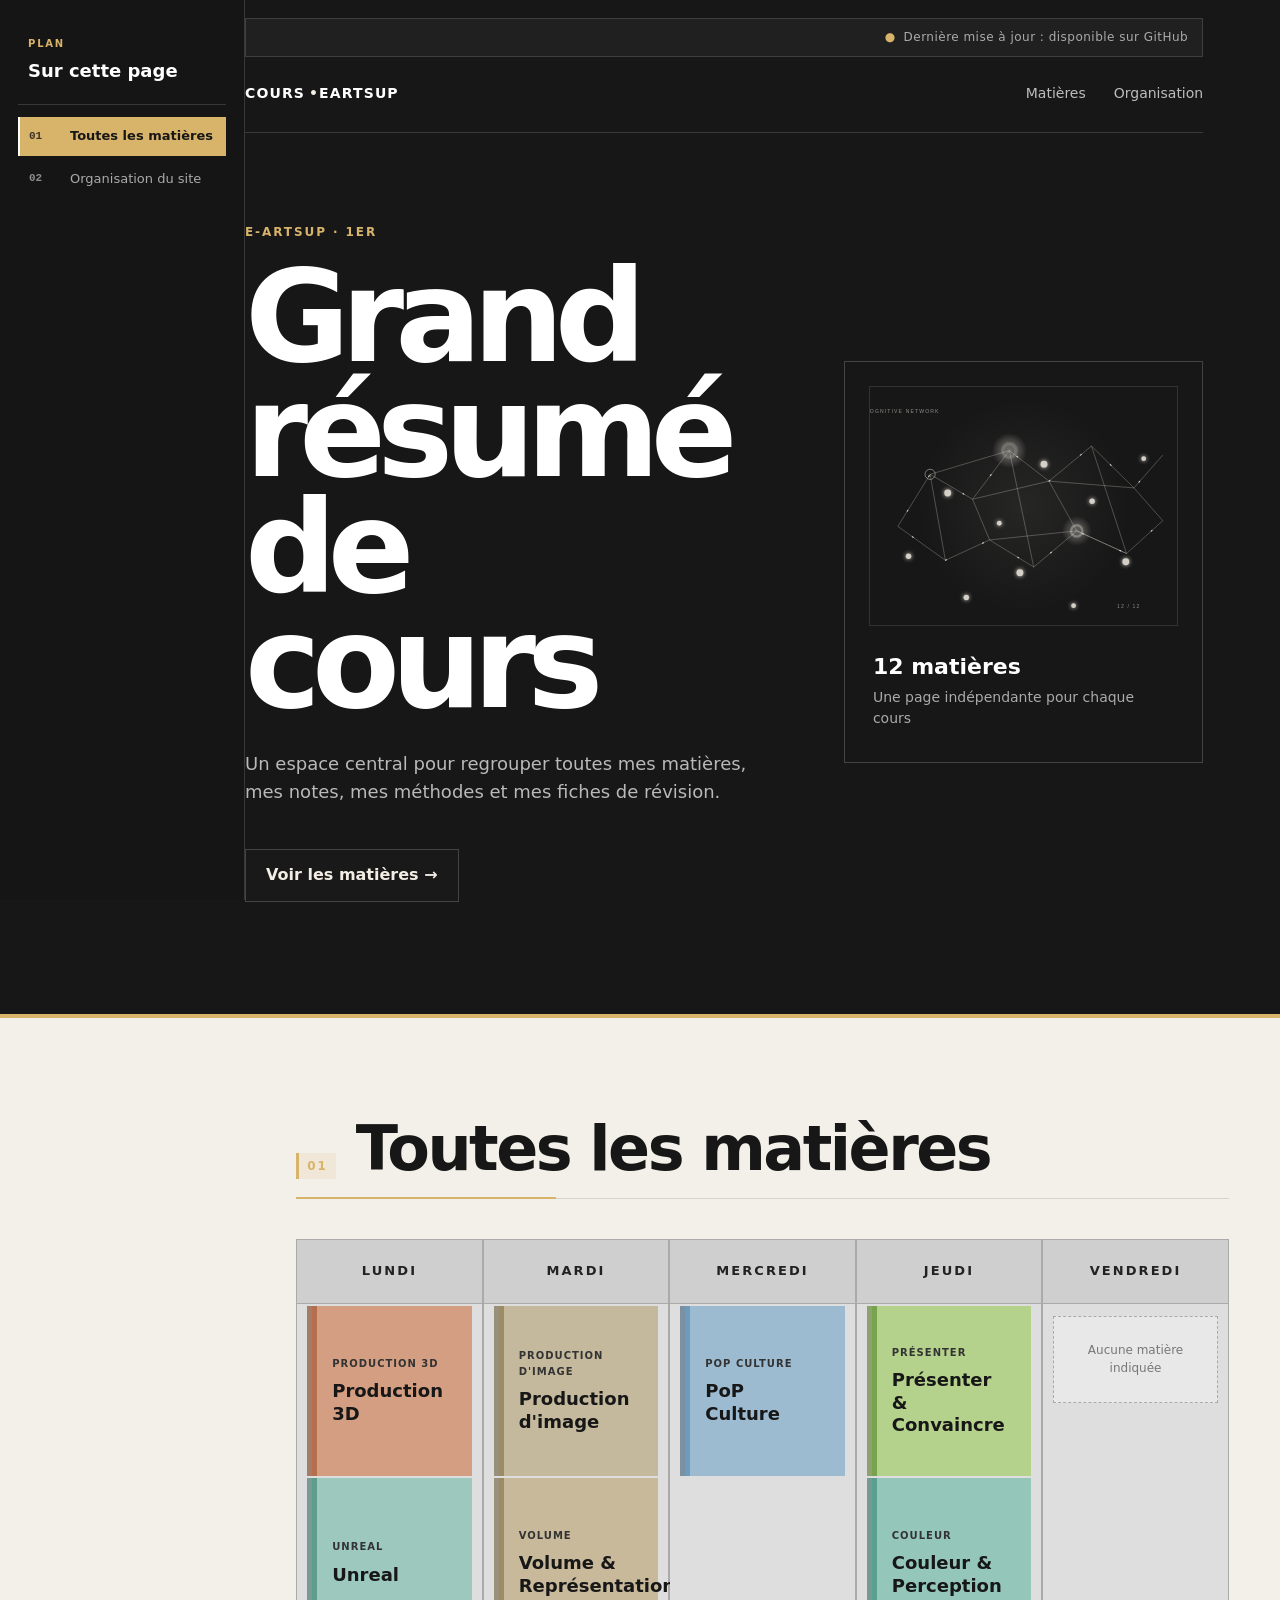
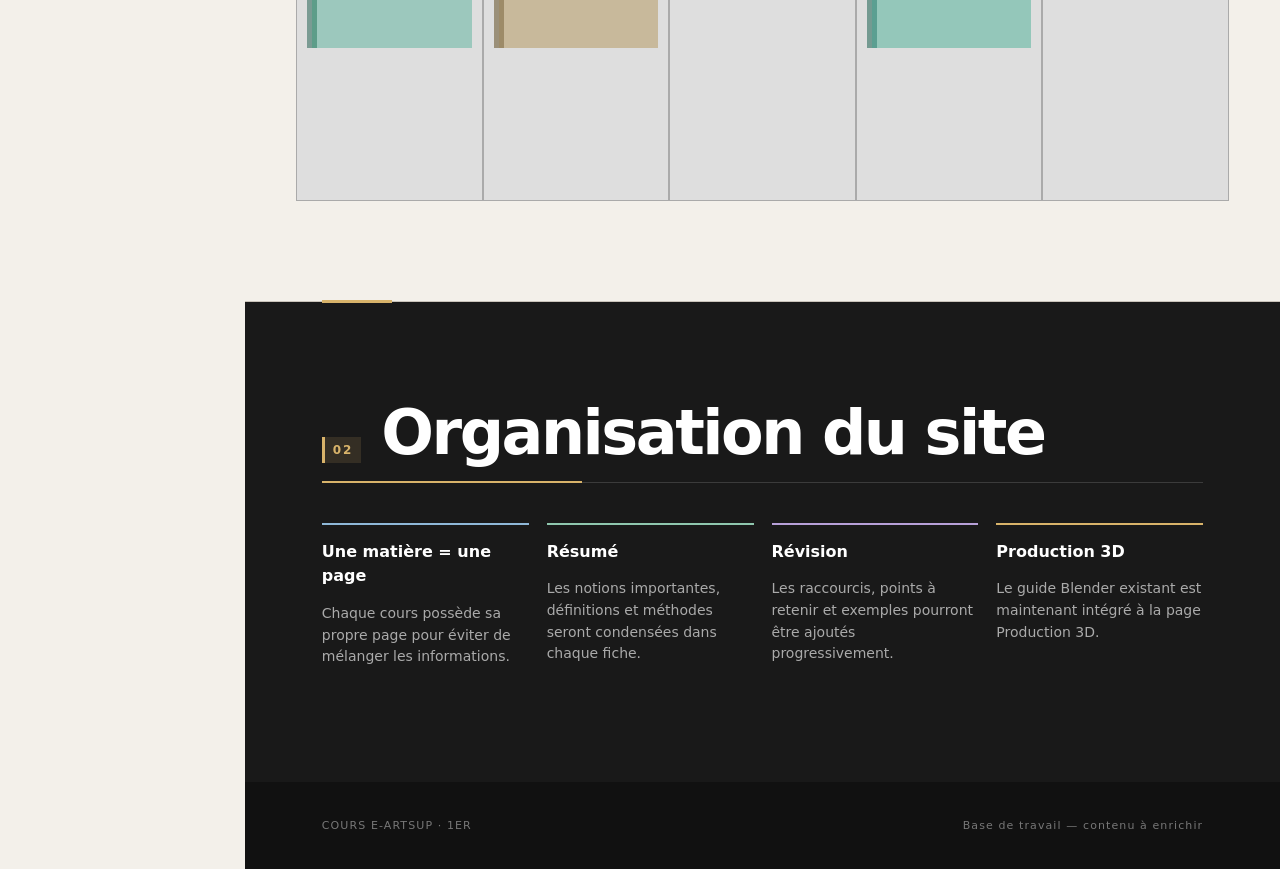
<file: index.html>
<!doctype html>
<html lang="fr"><head><meta charset="utf-8"><meta name="viewport" content="width=device-width,initial-scale=1"><meta name="description" content="Grand résumé de cours E-artsup"><title>Cours E-artsup — 1er</title><link rel="stylesheet" href="style.css?v=20261007-3"></head>
<body class="page-home">
<header class="hero"><nav class="nav"><a class="brand" href="index.html">COURS<span>•</span>EARTSUP</a><a href="#matieres">Matières</a><a href="#organisation">Organisation</a></nav>
<div class="hero-grid"><div><div class="eyebrow">E-ARTSUP · 1ER</div><h1>Grand résumé de cours</h1><p>Un espace central pour regrouper toutes mes matières, mes notes, mes méthodes et mes fiches de révision.</p><a class="button" href="#matieres">Voir les matières →</a></div><div class="blender-card"><div class="cognitive-visual"><img src="assets/digital-brain-network.svg" alt="Réseau numérique de connexions cognitives animées"></div><div><strong>12 matières</strong><small>Une page indépendante pour chaque cours</small></div></div></div></header>
<main>
<section id="matieres" class="section"><div class="section-head"><span>01</span><h2>Toutes les matières</h2></div><div class="timetable">
<div class="timetable-day"><div class="timetable-day-head">LUNDI</div>
<a class="timetable-card production3d" href="production-3d.html"><span>PRODUCTION 3D</span><strong>Production 3D</strong></a>
<a class="timetable-card unreal" href="unreal.html"><span>UNREAL</span><strong>Unreal</strong></a></div>
<div class="timetable-day"><div class="timetable-day-head">MARDI</div>
<a class="timetable-card production-image" href="production-image.html"><span>PRODUCTION D'IMAGE</span><strong>Production d'image</strong></a>
<a class="timetable-card volume" href="volume-representation.html"><span>VOLUME</span><strong>Volume & Représentation</strong></a></div>
<div class="timetable-day"><div class="timetable-day-head">MERCREDI</div>
<a class="timetable-card popculture" href="popculture.html"><span>POP CULTURE</span><strong>PoP Culture</strong></a></div>
<div class="timetable-day"><div class="timetable-day-head">JEUDI</div>
<a class="timetable-card presenter" href="presenter-convaincre.html"><span>PRÉSENTER</span><strong>Présenter & Convaincre</strong></a>
<a class="timetable-card couleur" href="couleur-perception.html"><span>COULEUR</span><strong>Couleur & Perception</strong></a></div>
<div class="timetable-day"><div class="timetable-day-head">VENDREDI</div>
<div class="timetable-empty">Aucune matière indiquée</div></div>
</div></div></section>
<section id="organisation" class="section dark"><div class="section-head"><span>02</span><h2>Organisation du site</h2></div><div class="tips-grid"><div><strong>Une matière = une page</strong><p>Chaque cours possède sa propre page pour éviter de mélanger les informations.</p></div><div><strong>Résumé</strong><p>Les notions importantes, définitions et méthodes seront condensées dans chaque fiche.</p></div><div><strong>Révision</strong><p>Les raccourcis, points à retenir et exemples pourront être ajoutés progressivement.</p></div><div><strong>Production 3D</strong><p>Le guide Blender existant est maintenant intégré à la page Production 3D.</p></div></div></section>
</main><footer><span>COURS E-ARTSUP · 1ER</span><span>Base de travail — contenu à enrichir</span></footer>
<script src="script.js" defer></script></body></html>
</file>
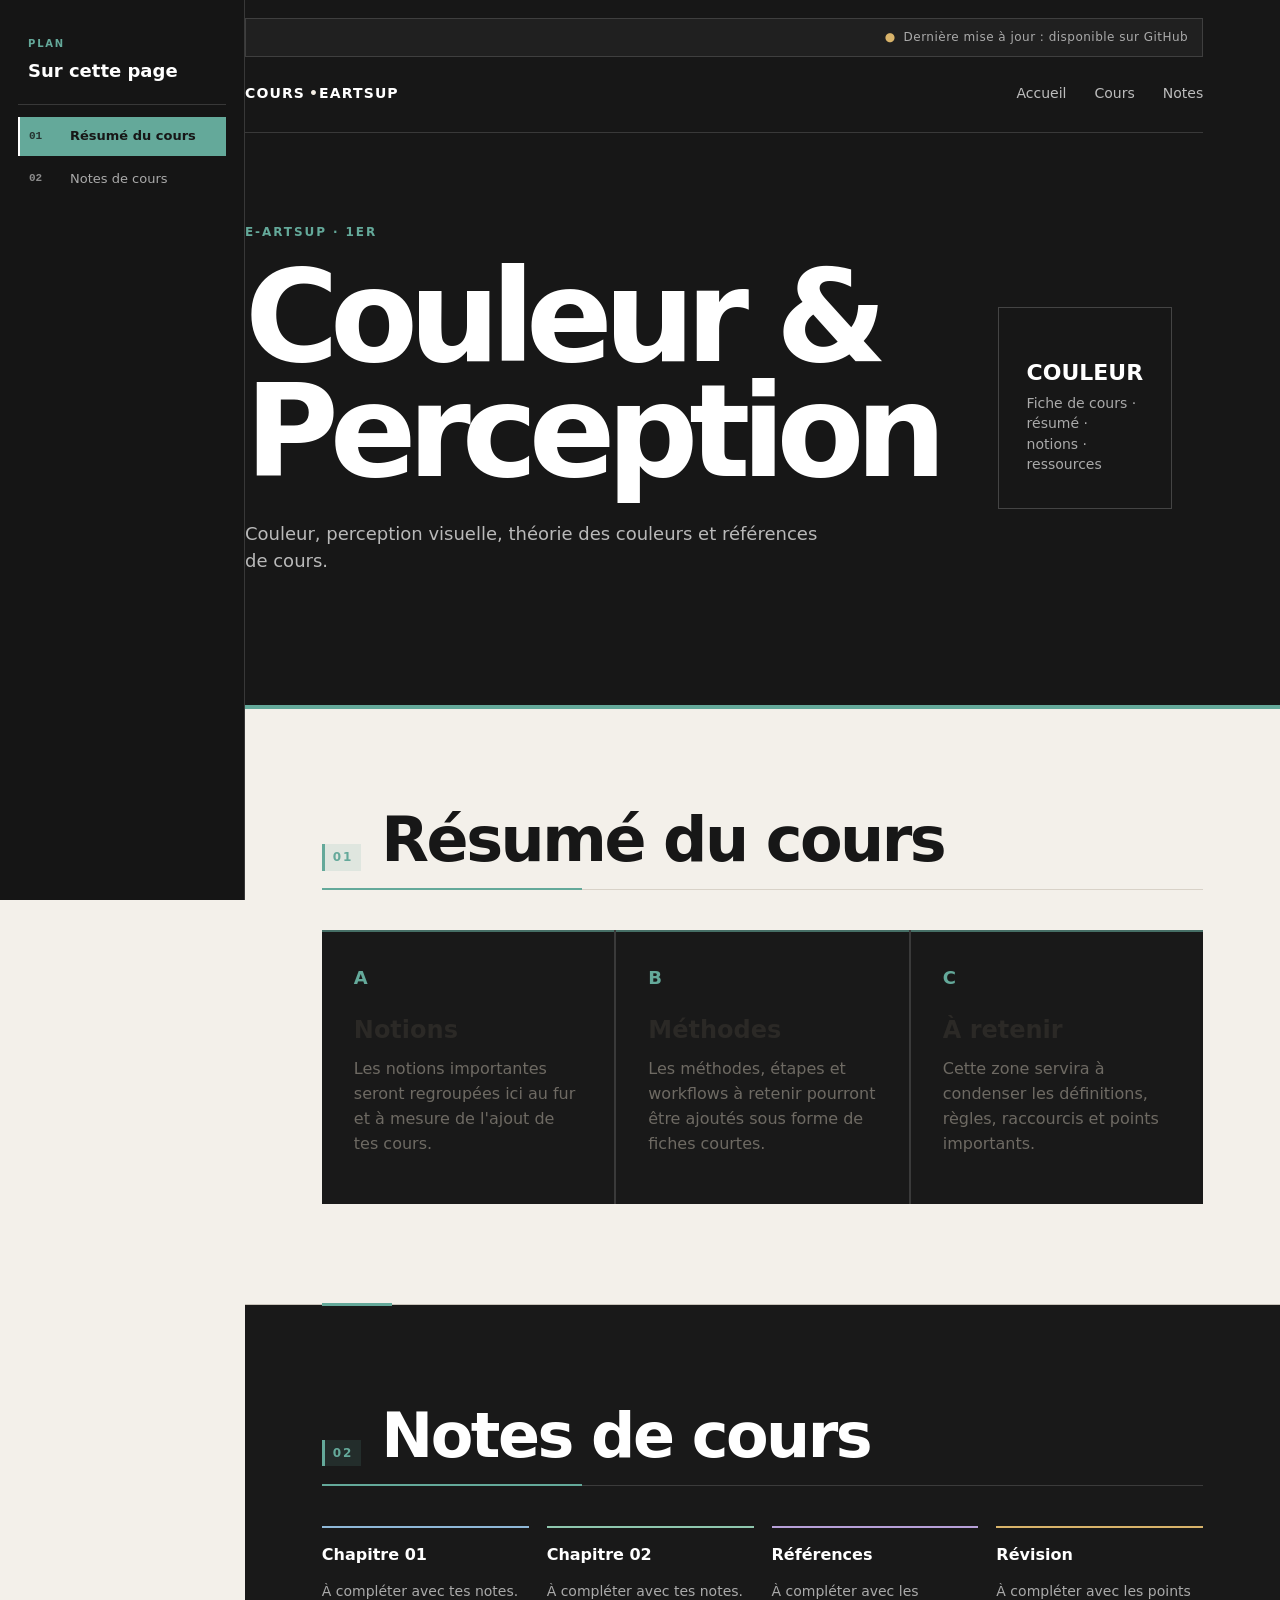
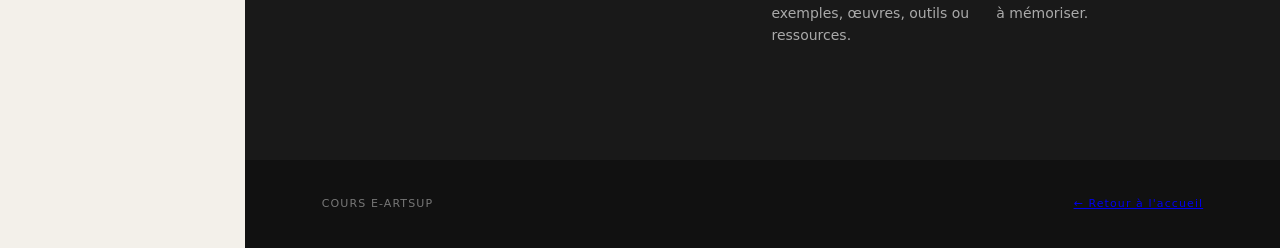
<file: couleur-perception.html>
<!doctype html>
<html lang="fr"><head><meta charset="utf-8"><meta name="viewport" content="width=device-width,initial-scale=1"><meta name="description" content="Couleur & Perception — résumé de cours E-artsup"><title>Couleur & Perception — Cours E-artsup</title><link rel="stylesheet" href="style.css"></head>
<body class="page-couleur"><header class="hero"><nav class="nav"><a class="brand" href="index.html">COURS<span>•</span>EARTSUP</a><a href="index.html">Accueil</a><a href="#cours">Cours</a><a href="#notes">Notes</a></nav>
<div class="hero-grid"><div><div class="eyebrow">E-ARTSUP · 1ER</div><h1>Couleur & Perception</h1><p>Couleur, perception visuelle, théorie des couleurs et références de cours.</p></div><div class="blender-card"><div class="cube"></div><div><strong>COULEUR</strong><small>Fiche de cours · résumé · notions · ressources</small></div></div></div></header>
<main><section id="cours" class="section"><div class="section-head"><span>01</span><h2>Résumé du cours</h2></div><div class="cards"><article class="card"><div class="tag">A</div><h3>Notions</h3><p>Les notions importantes seront regroupées ici au fur et à mesure de l'ajout de tes cours.</p></article><article class="card"><div class="tag">B</div><h3>Méthodes</h3><p>Les méthodes, étapes et workflows à retenir pourront être ajoutés sous forme de fiches courtes.</p></article><article class="card"><div class="tag">C</div><h3>À retenir</h3><p>Cette zone servira à condenser les définitions, règles, raccourcis et points importants.</p></article></div></section>
<section id="notes" class="section dark"><div class="section-head"><span>02</span><h2>Notes de cours</h2></div><div class="tips-grid"><div><strong>Chapitre 01</strong><p>À compléter avec tes notes.</p></div><div><strong>Chapitre 02</strong><p>À compléter avec tes notes.</p></div><div><strong>Références</strong><p>À compléter avec les exemples, œuvres, outils ou ressources.</p></div><div><strong>Révision</strong><p>À compléter avec les points à mémoriser.</p></div></div></section></main>
<footer><span>COURS E-ARTSUP</span><span><a href="index.html">← Retour à l'accueil</a></span></footer><script src="script.js" defer></script></body></html>
</file>
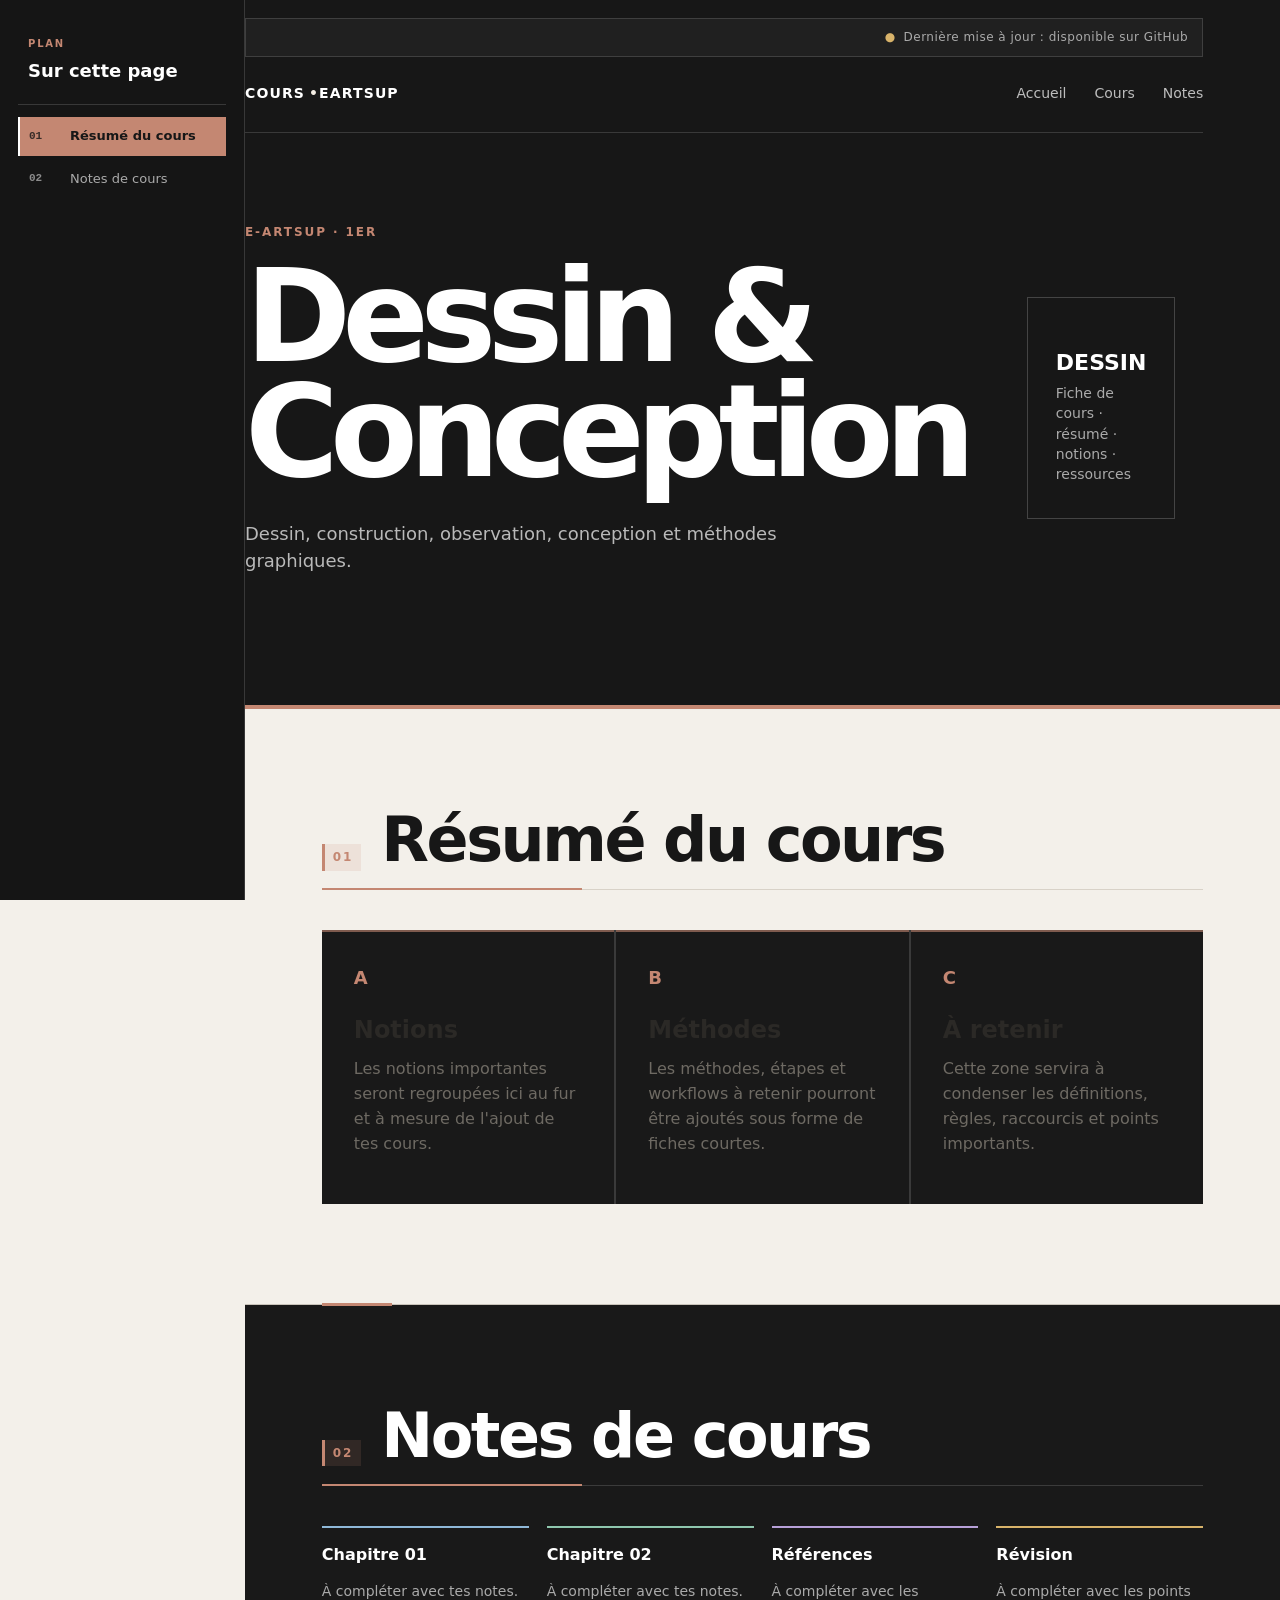
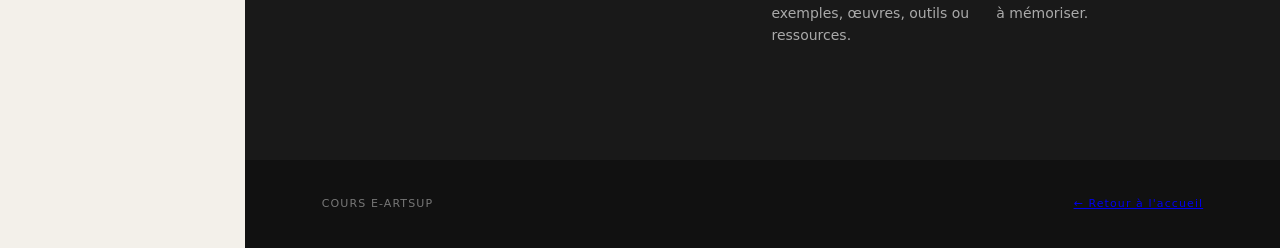
<file: dessin-conception.html>
<!doctype html>
<html lang="fr"><head><meta charset="utf-8"><meta name="viewport" content="width=device-width,initial-scale=1"><meta name="description" content="Dessin & Conception — résumé de cours E-artsup"><title>Dessin & Conception — Cours E-artsup</title><link rel="stylesheet" href="style.css"></head>
<body class="page-dessin"><header class="hero"><nav class="nav"><a class="brand" href="index.html">COURS<span>•</span>EARTSUP</a><a href="index.html">Accueil</a><a href="#cours">Cours</a><a href="#notes">Notes</a></nav>
<div class="hero-grid"><div><div class="eyebrow">E-ARTSUP · 1ER</div><h1>Dessin & Conception</h1><p>Dessin, construction, observation, conception et méthodes graphiques.</p></div><div class="blender-card"><div class="cube"></div><div><strong>DESSIN</strong><small>Fiche de cours · résumé · notions · ressources</small></div></div></div></header>
<main><section id="cours" class="section"><div class="section-head"><span>01</span><h2>Résumé du cours</h2></div><div class="cards"><article class="card"><div class="tag">A</div><h3>Notions</h3><p>Les notions importantes seront regroupées ici au fur et à mesure de l'ajout de tes cours.</p></article><article class="card"><div class="tag">B</div><h3>Méthodes</h3><p>Les méthodes, étapes et workflows à retenir pourront être ajoutés sous forme de fiches courtes.</p></article><article class="card"><div class="tag">C</div><h3>À retenir</h3><p>Cette zone servira à condenser les définitions, règles, raccourcis et points importants.</p></article></div></section>
<section id="notes" class="section dark"><div class="section-head"><span>02</span><h2>Notes de cours</h2></div><div class="tips-grid"><div><strong>Chapitre 01</strong><p>À compléter avec tes notes.</p></div><div><strong>Chapitre 02</strong><p>À compléter avec tes notes.</p></div><div><strong>Références</strong><p>À compléter avec les exemples, œuvres, outils ou ressources.</p></div><div><strong>Révision</strong><p>À compléter avec les points à mémoriser.</p></div></div></section></main>
<footer><span>COURS E-ARTSUP</span><span><a href="index.html">← Retour à l'accueil</a></span></footer><script src="script.js" defer></script></body></html>
</file>
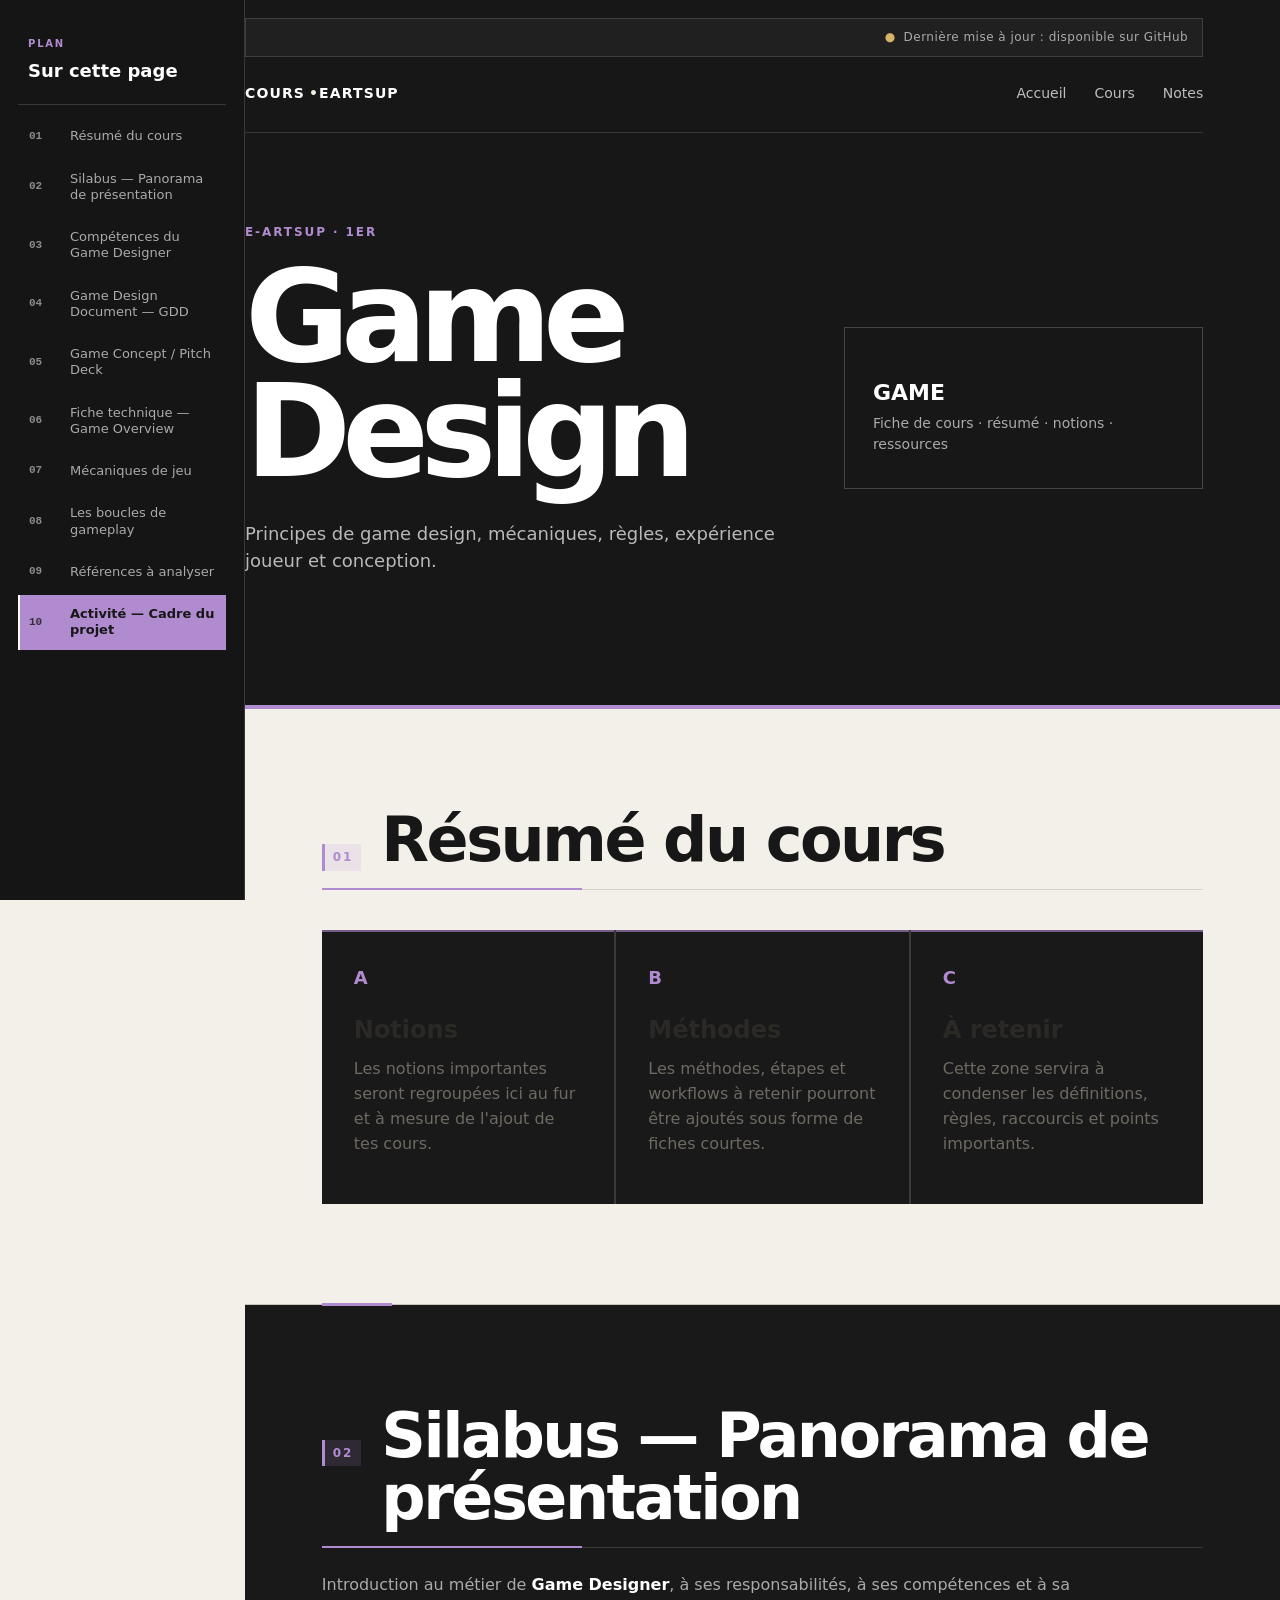
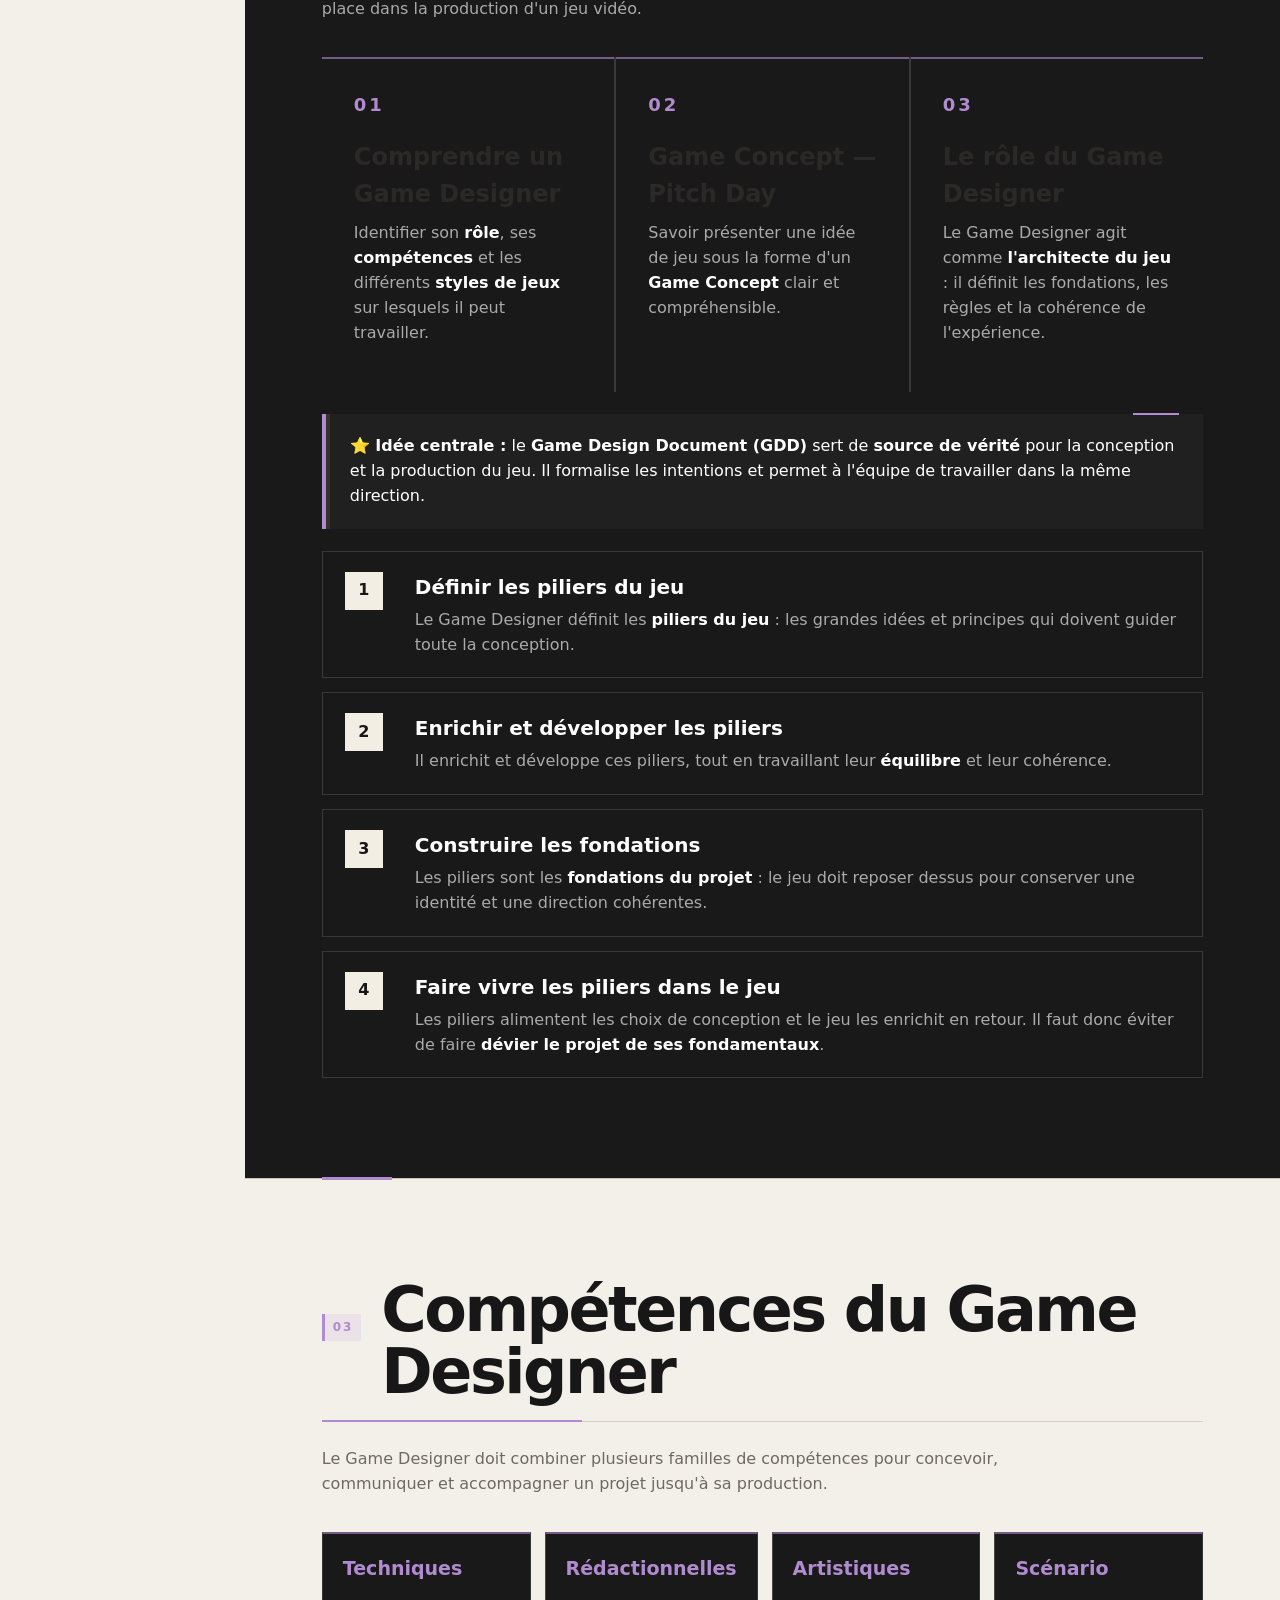
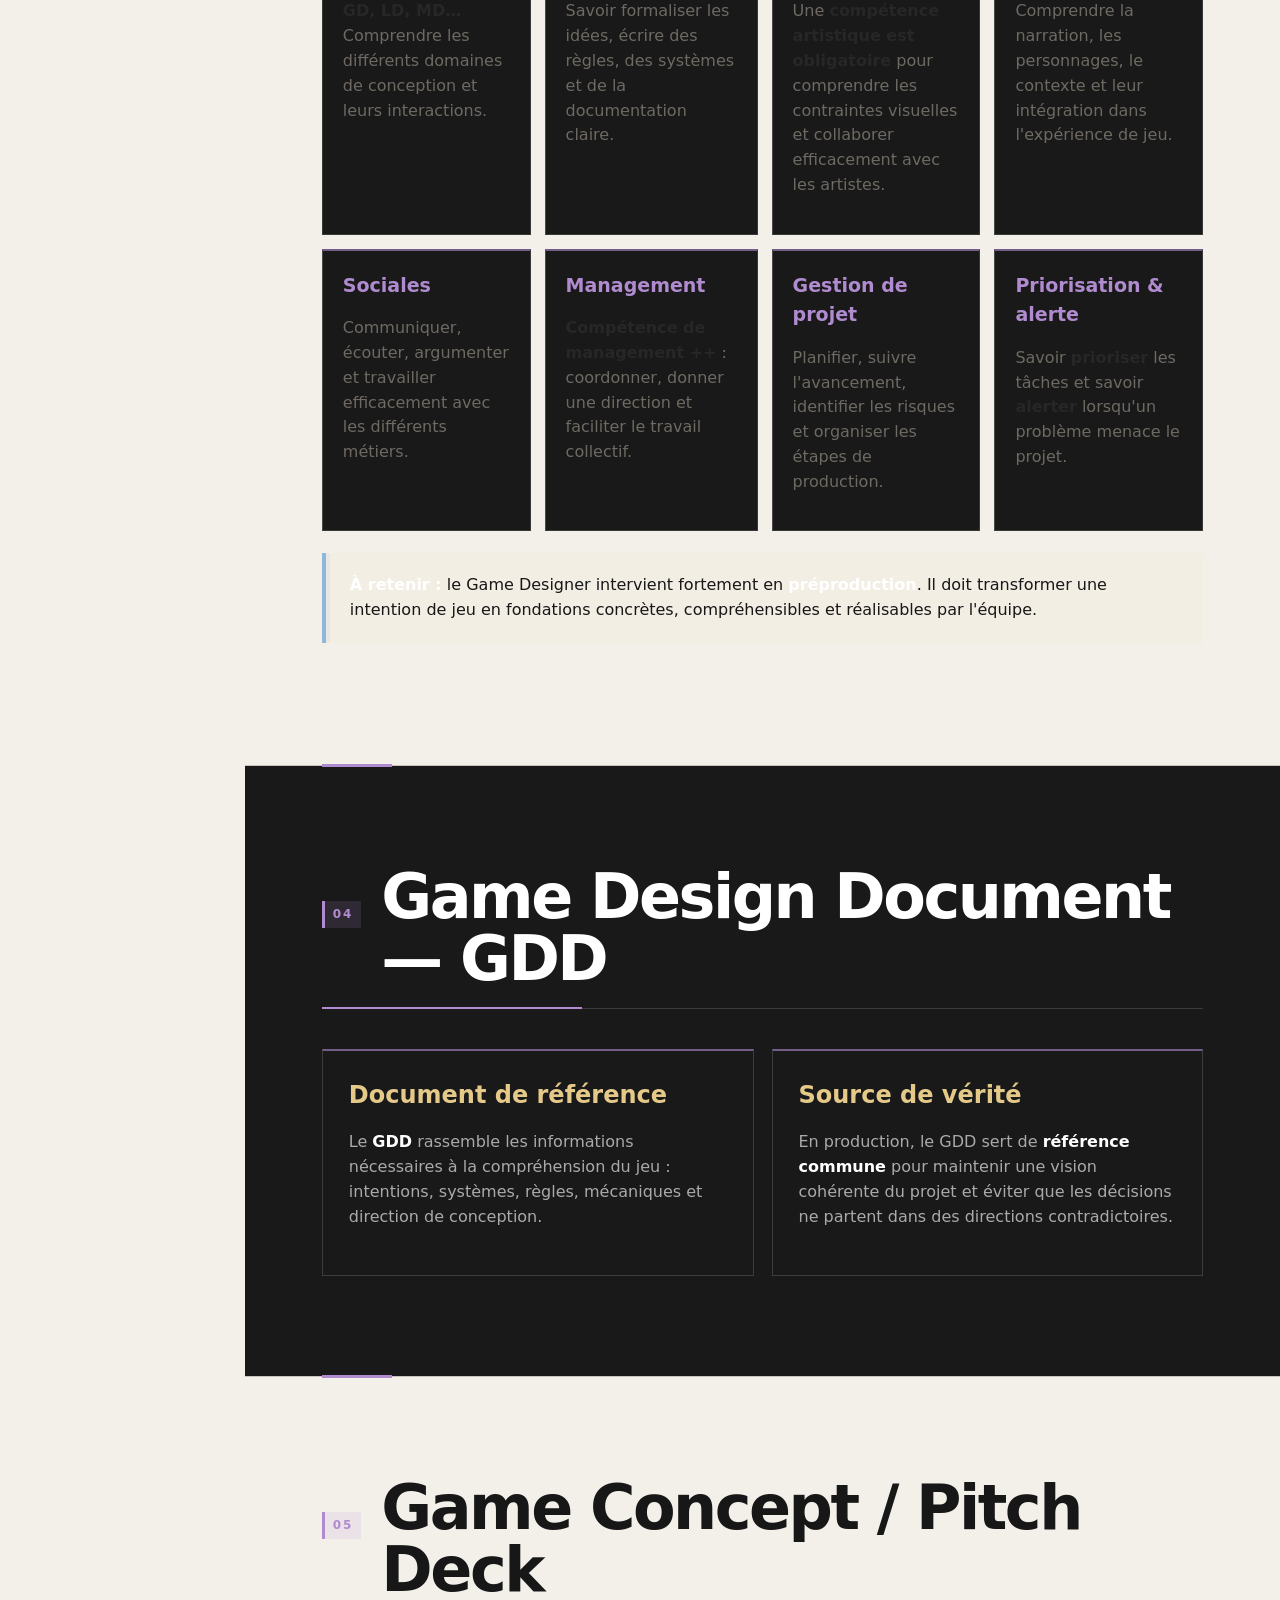
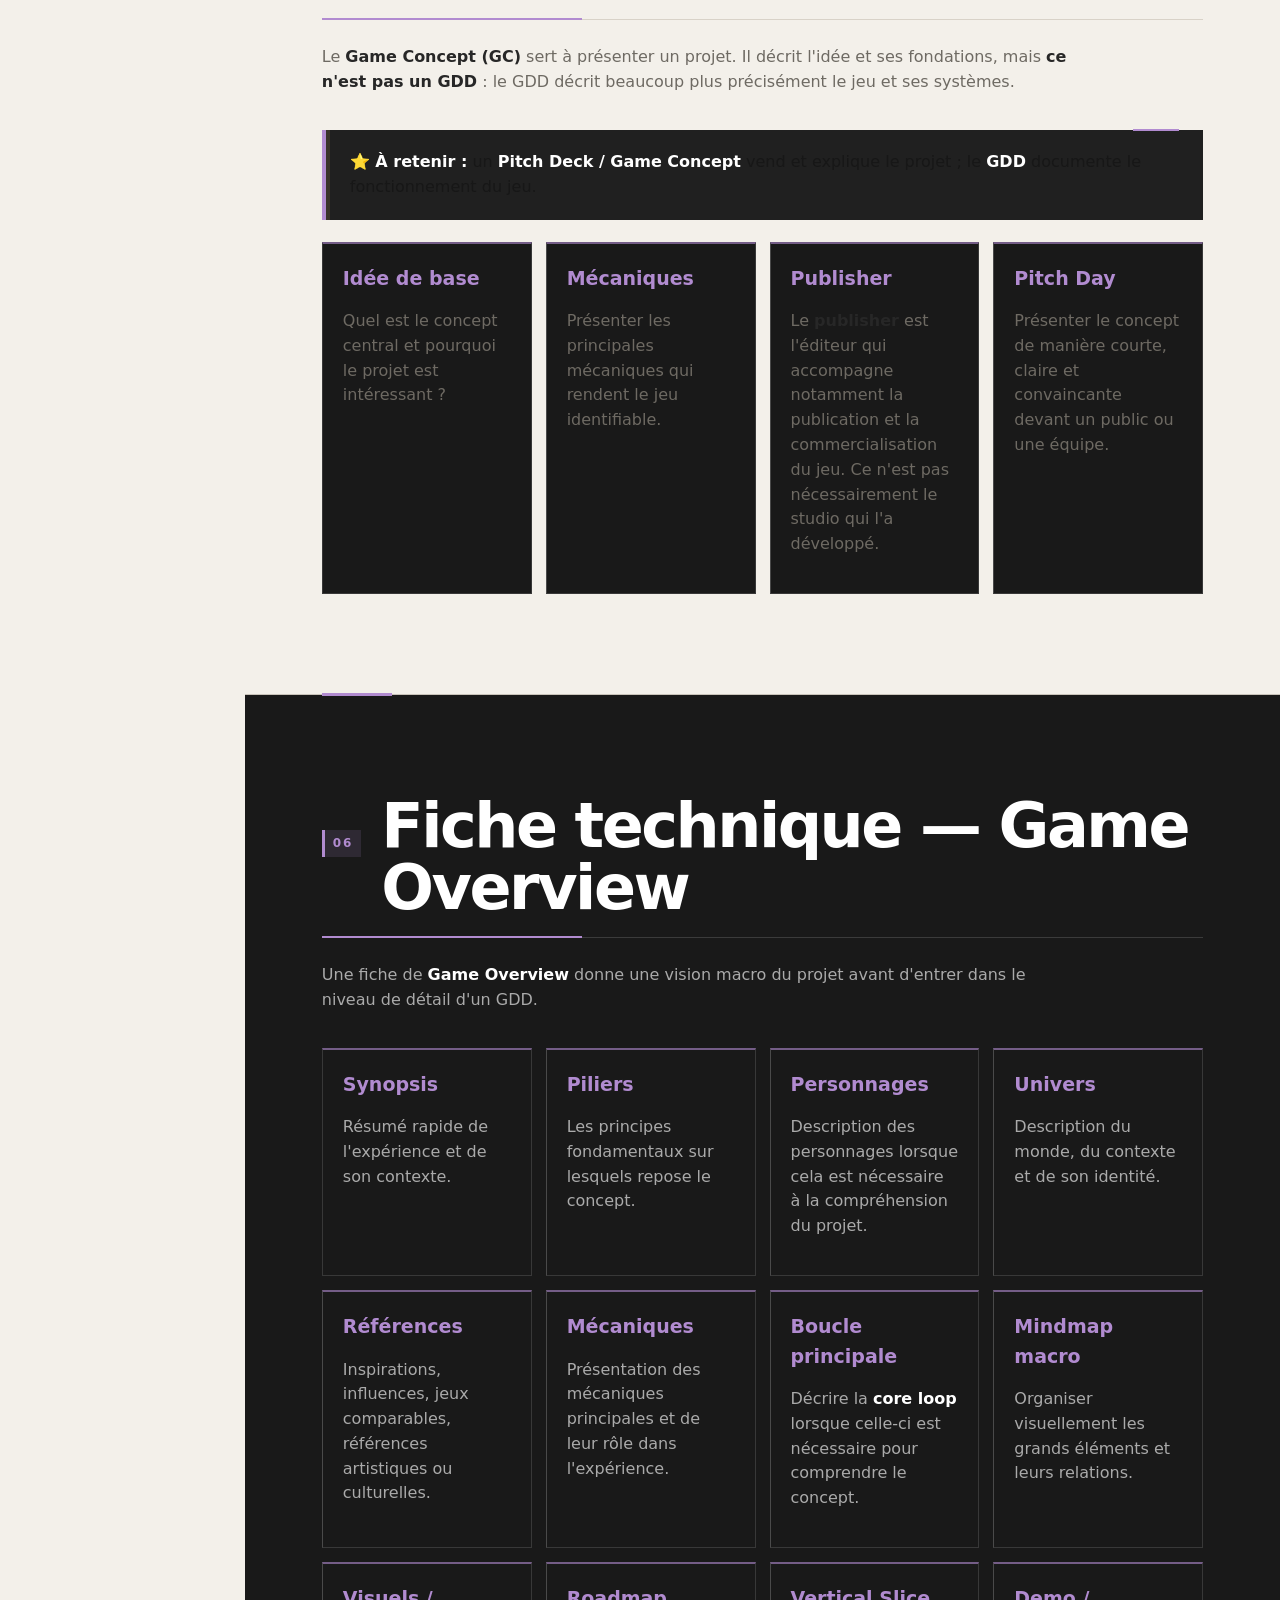
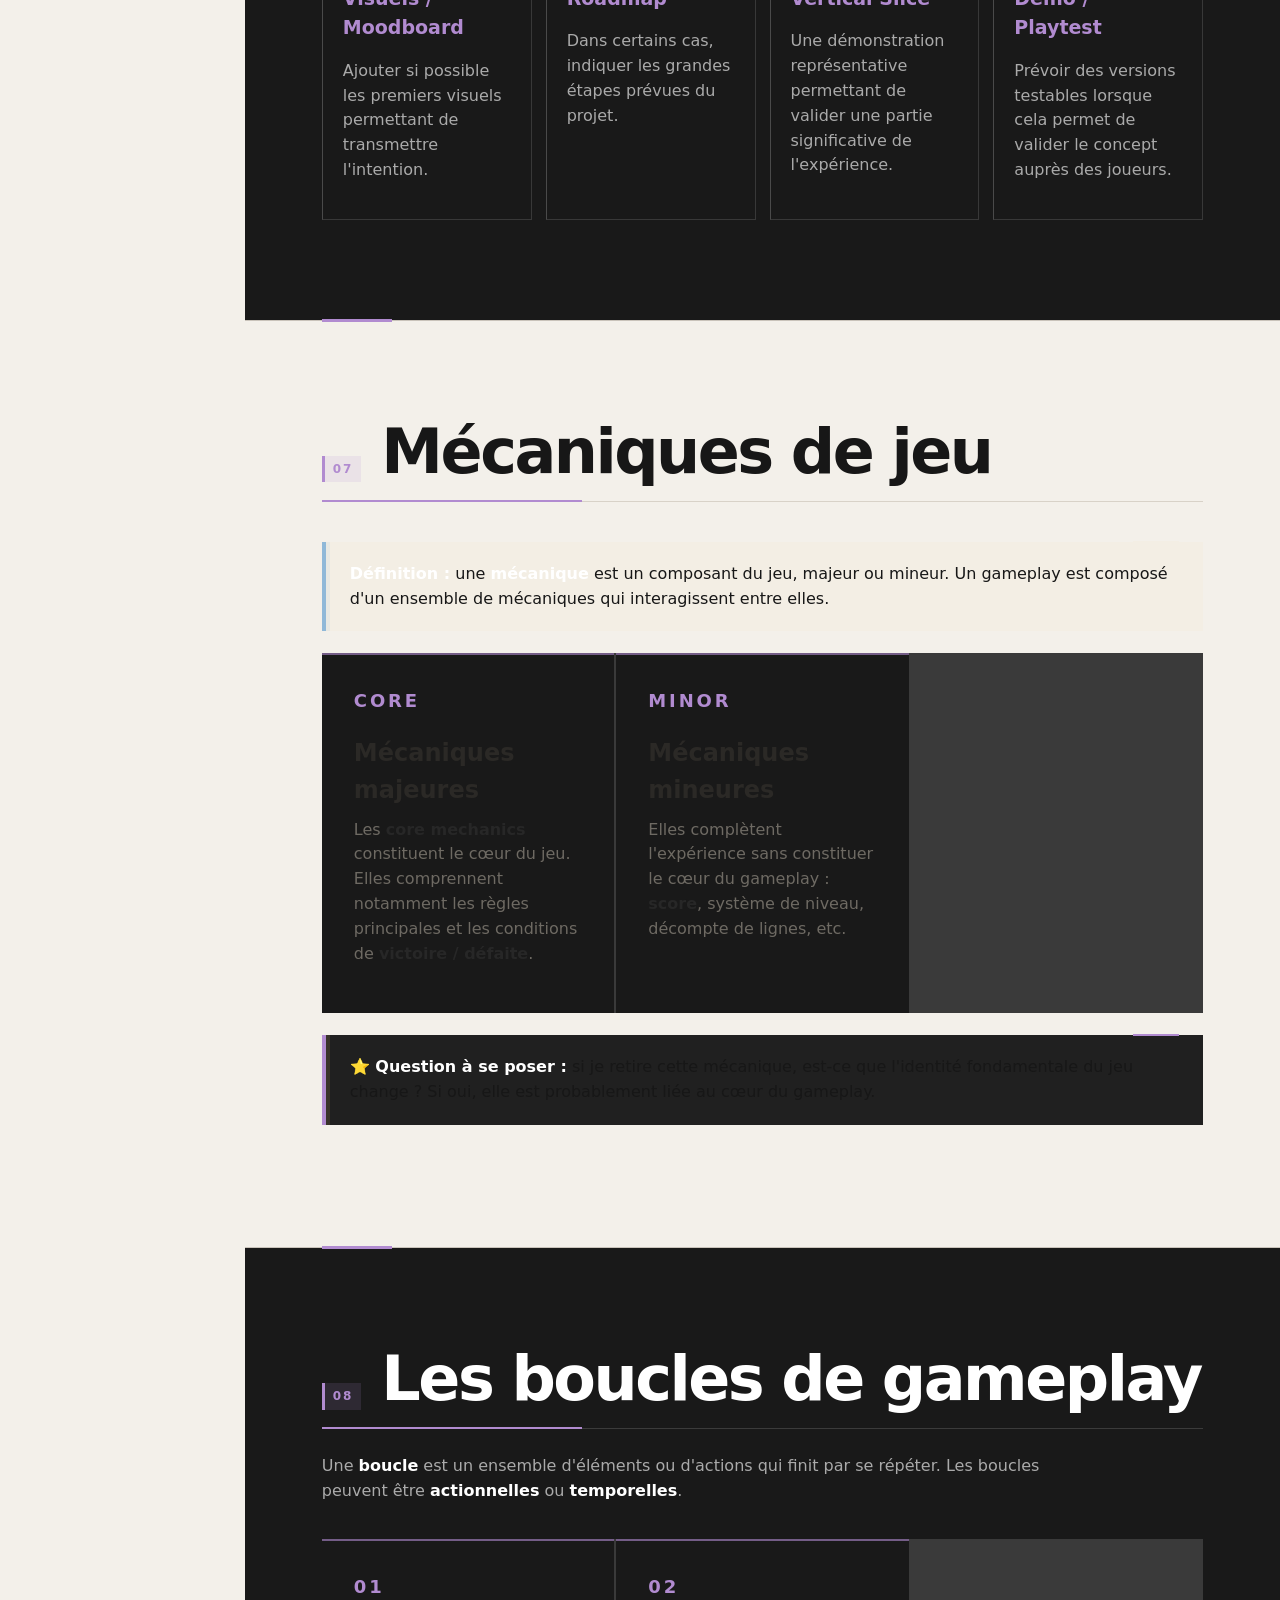
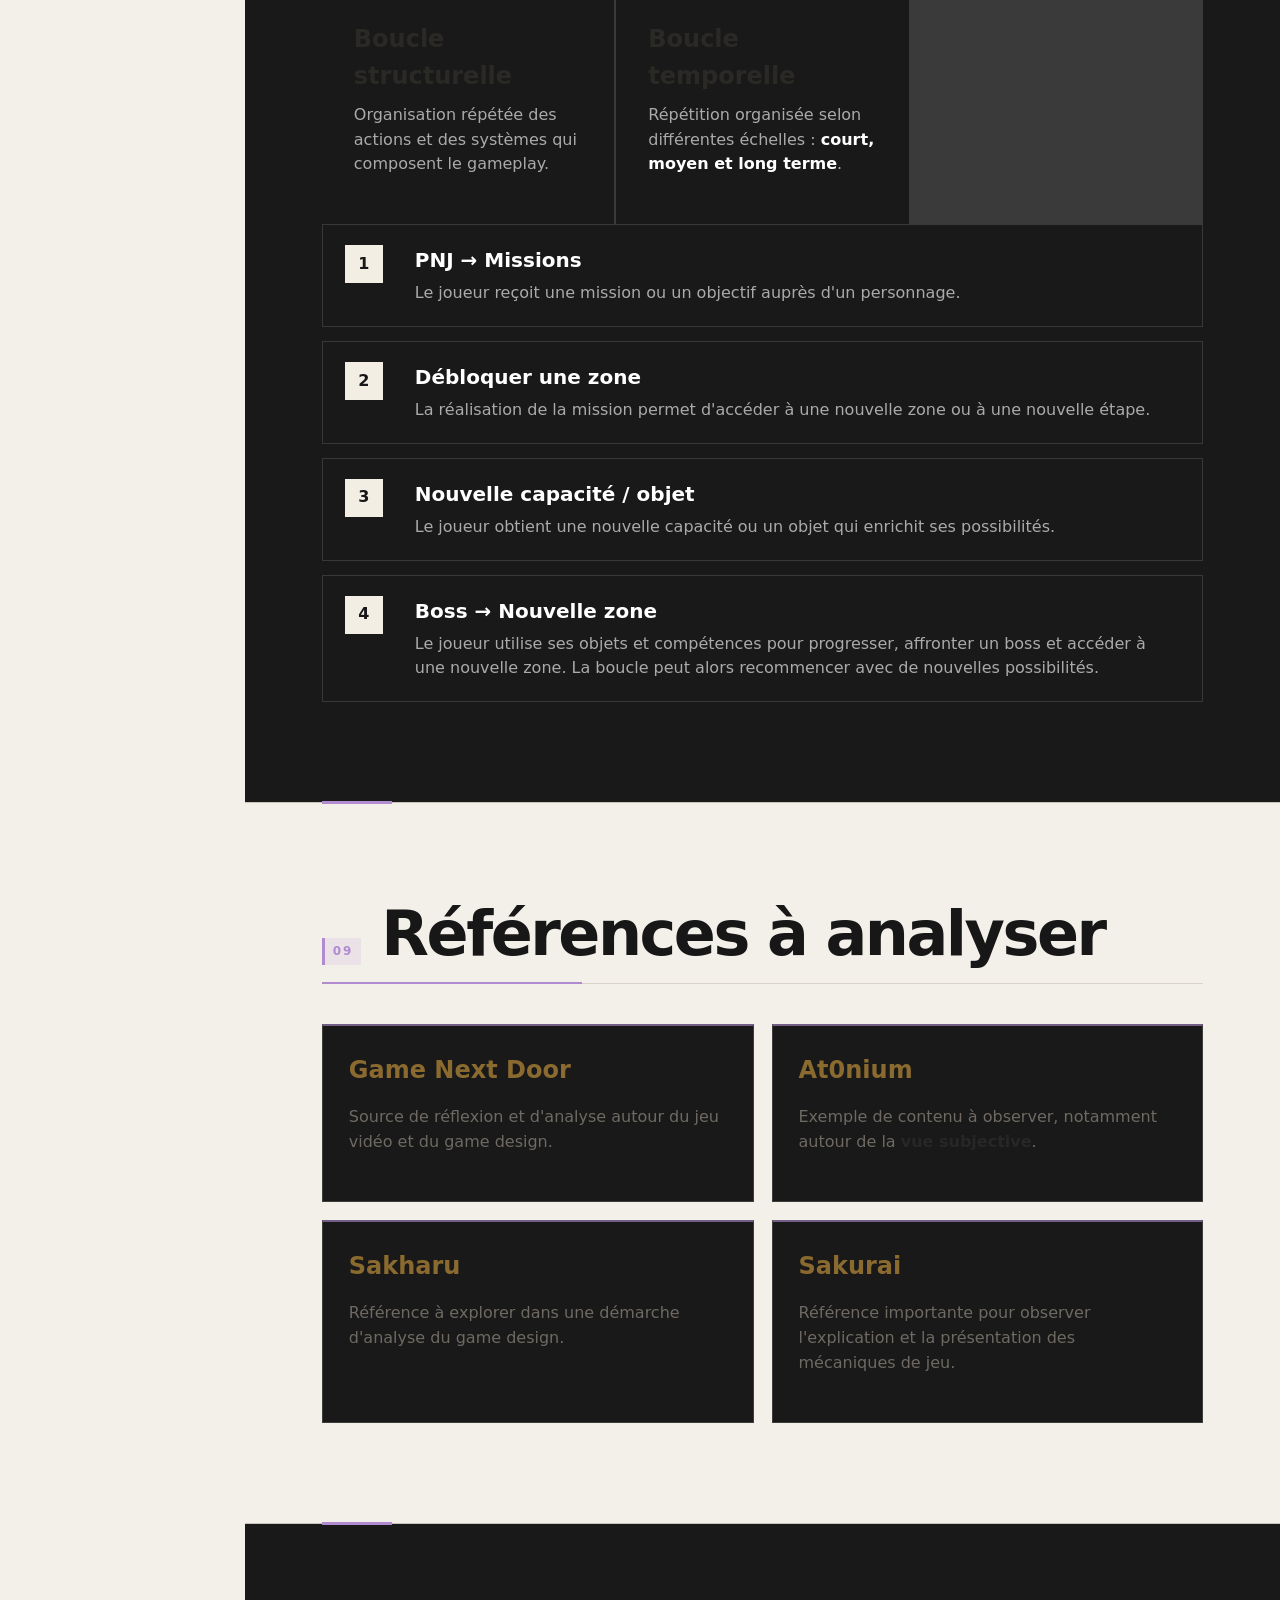
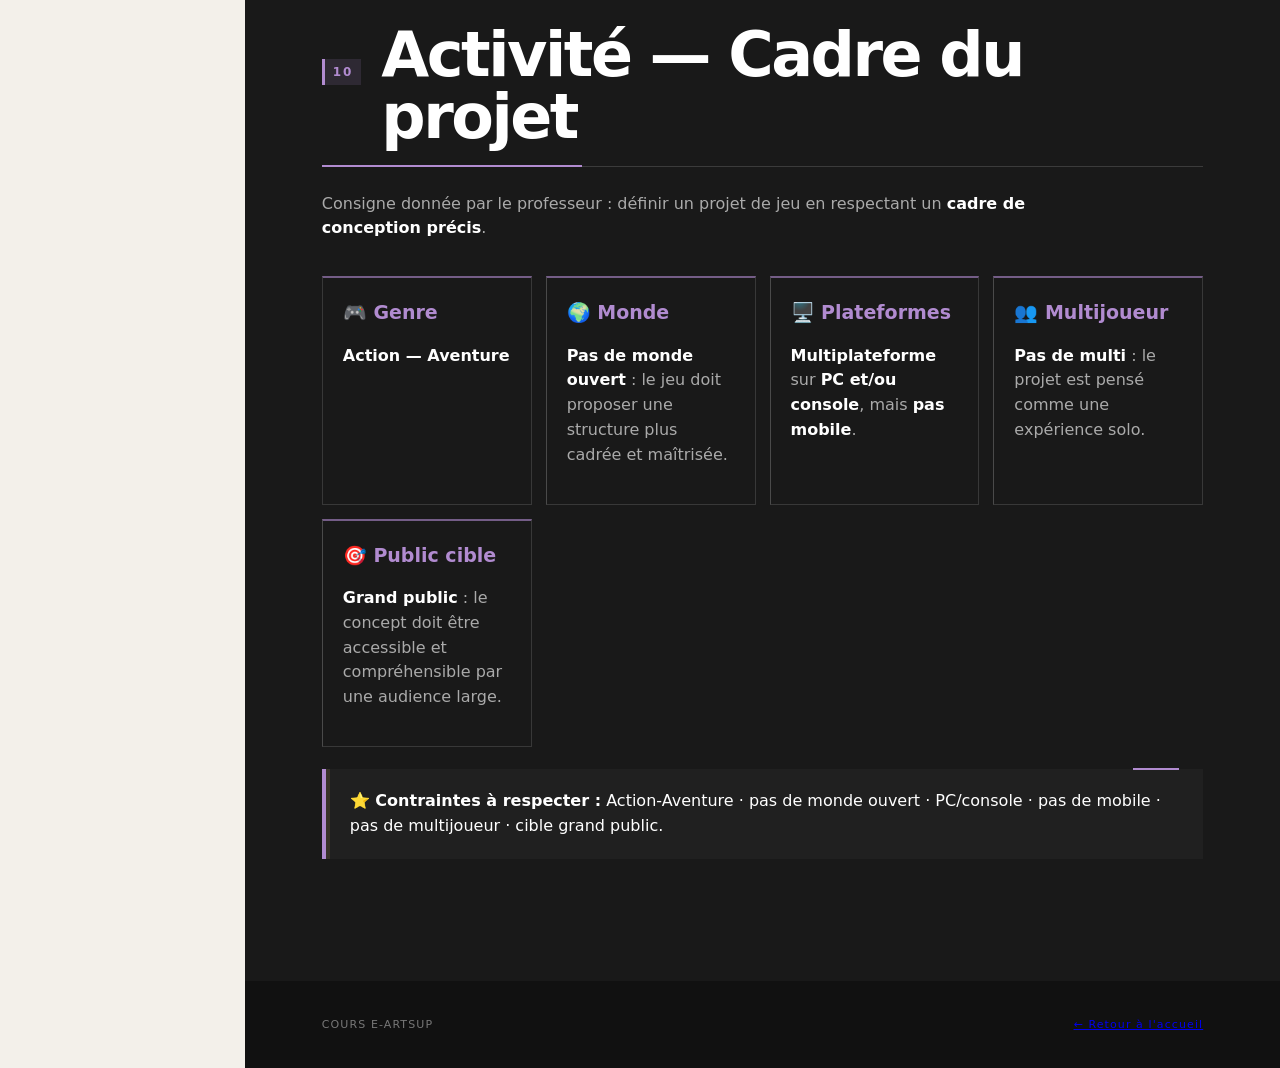
<file: game-design.html>
<!doctype html>
<html lang="fr"><head><meta charset="utf-8"><meta name="viewport" content="width=device-width,initial-scale=1"><meta name="description" content="Game Design — résumé de cours E-artsup"><title>Game Design — Cours E-artsup</title><link rel="stylesheet" href="style.css"></head>
<body class="page-game-design"><header class="hero"><nav class="nav"><a class="brand" href="index.html">COURS<span>•</span>EARTSUP</a><a href="index.html">Accueil</a><a href="#cours">Cours</a><a href="#notes">Notes</a></nav>
<div class="hero-grid"><div><div class="eyebrow">E-ARTSUP · 1ER</div><h1>Game Design</h1><p>Principes de game design, mécaniques, règles, expérience joueur et conception.</p></div><div class="blender-card"><div class="cube"></div><div><strong>GAME</strong><small>Fiche de cours · résumé · notions · ressources</small></div></div></div></header>
<main><section id="cours" class="section"><div class="section-head"><span>01</span><h2>Résumé du cours</h2></div><div class="cards"><article class="card"><div class="tag">A</div><h3>Notions</h3><p>Les notions importantes seront regroupées ici au fur et à mesure de l'ajout de tes cours.</p></article><article class="card"><div class="tag">B</div><h3>Méthodes</h3><p>Les méthodes, étapes et workflows à retenir pourront être ajoutés sous forme de fiches courtes.</p></article><article class="card"><div class="tag">C</div><h3>À retenir</h3><p>Cette zone servira à condenser les définitions, règles, raccourcis et points importants.</p></article></div></section>
<section id="notes" class="section dark"><div class="section-head"><span>02</span><h2>Silabus — Panorama de présentation</h2></div>
<div class="section-intro"><p>Introduction au métier de <strong>Game Designer</strong>, à ses responsabilités, à ses compétences et à sa place dans la production d'un jeu vidéo.</p></div>
<div class="cards">
<article class="card"><div class="tag">01</div><h3>Comprendre un Game Designer</h3><p>Identifier son <strong>rôle</strong>, ses <strong>compétences</strong> et les différents <strong>styles de jeux</strong> sur lesquels il peut travailler.</p></article>
<article class="card"><div class="tag">02</div><h3>Game Concept — Pitch Day</h3><p>Savoir présenter une idée de jeu sous la forme d'un <strong>Game Concept</strong> clair et compréhensible.</p></article>
<article class="card"><div class="tag">03</div><h3>Le rôle du Game Designer</h3><p>Le Game Designer agit comme <strong>l'architecte du jeu</strong> : il définit les fondations, les règles et la cohérence de l'expérience.</p></article>
</div>
<div class="important"><strong>⭐ Idée centrale :</strong> le <strong>Game Design Document (GDD)</strong> sert de <strong>source de vérité</strong> pour la conception et la production du jeu. Il formalise les intentions et permet à l'équipe de travailler dans la même direction.</div>

<div class="course-steps">
<div class="course-step"><div class="number">1</div><div><h3>Définir les piliers du jeu</h3><p>Le Game Designer définit les <strong>piliers du jeu</strong> : les grandes idées et principes qui doivent guider toute la conception.</p></div></div>
<div class="course-step"><div class="number">2</div><div><h3>Enrichir et développer les piliers</h3><p>Il enrichit et développe ces piliers, tout en travaillant leur <strong>équilibre</strong> et leur cohérence.</p></div></div>
<div class="course-step"><div class="number">3</div><div><h3>Construire les fondations</h3><p>Les piliers sont les <strong>fondations du projet</strong> : le jeu doit reposer dessus pour conserver une identité et une direction cohérentes.</p></div></div>
<div class="course-step"><div class="number">4</div><div><h3>Faire vivre les piliers dans le jeu</h3><p>Les piliers alimentent les choix de conception et le jeu les enrichit en retour. Il faut donc éviter de faire <strong>dévier le projet de ses fondamentaux</strong>.</p></div></div>
</div>
</section>

<section id="competences" class="section"><div class="section-head"><span>03</span><h2>Compétences du Game Designer</h2></div>
<div class="section-intro"><p>Le Game Designer doit combiner plusieurs familles de compétences pour concevoir, communiquer et accompagner un projet jusqu'à sa production.</p></div>
<div class="key-grid">
<div class="key-card"><h3>Techniques</h3><p><strong>GD, LD, MD…</strong> Comprendre les différents domaines de conception et leurs interactions.</p></div>
<div class="key-card"><h3>Rédactionnelles</h3><p>Savoir formaliser les idées, écrire des règles, des systèmes et de la documentation claire.</p></div>
<div class="key-card"><h3>Artistiques</h3><p>Une <strong>compétence artistique est obligatoire</strong> pour comprendre les contraintes visuelles et collaborer efficacement avec les artistes.</p></div>
<div class="key-card"><h3>Scénario</h3><p>Comprendre la narration, les personnages, le contexte et leur intégration dans l'expérience de jeu.</p></div>
<div class="key-card"><h3>Sociales</h3><p>Communiquer, écouter, argumenter et travailler efficacement avec les différents métiers.</p></div>
<div class="key-card"><h3>Management</h3><p><strong>Compétence de management ++</strong> : coordonner, donner une direction et faciliter le travail collectif.</p></div>
<div class="key-card"><h3>Gestion de projet</h3><p>Planifier, suivre l'avancement, identifier les risques et organiser les étapes de production.</p></div>
<div class="key-card"><h3>Priorisation & alerte</h3><p>Savoir <strong>prioriser</strong> les tâches et savoir <strong>alerter</strong> lorsqu'un problème menace le projet.</p></div>
</div>
<div class="definition"><strong>À retenir :</strong> le Game Designer intervient fortement en <strong>préproduction</strong>. Il doit transformer une intention de jeu en fondations concrètes, compréhensibles et réalisables par l'équipe.</div>
</section>

<section id="gdd" class="section dark"><div class="section-head"><span>04</span><h2>Game Design Document — GDD</h2></div>
<div class="resource-grid">
<div class="resource-card"><h3>Document de référence</h3><p>Le <strong>GDD</strong> rassemble les informations nécessaires à la compréhension du jeu : intentions, systèmes, règles, mécaniques et direction de conception.</p></div>
<div class="resource-card"><h3>Source de vérité</h3><p>En production, le GDD sert de <strong>référence commune</strong> pour maintenir une vision cohérente du projet et éviter que les décisions ne partent dans des directions contradictoires.</p></div>
</div>
</section><section id="game-concept" class="section"><div class="section-head"><span>05</span><h2>Game Concept / Pitch Deck</h2></div>
<div class="section-intro"><p>Le <strong>Game Concept (GC)</strong> sert à présenter un projet. Il décrit l'idée et ses fondations, mais <strong>ce n'est pas un GDD</strong> : le GDD décrit beaucoup plus précisément le jeu et ses systèmes.</p></div>
<div class="important"><strong>⭐ À retenir :</strong> un <strong>Pitch Deck / Game Concept</strong> vend et explique le projet ; le <strong>GDD</strong> documente le fonctionnement du jeu.</div>
<div class="key-grid">
<div class="key-card"><h3>Idée de base</h3><p>Quel est le concept central et pourquoi le projet est intéressant ?</p></div>
<div class="key-card"><h3>Mécaniques</h3><p>Présenter les principales mécaniques qui rendent le jeu identifiable.</p></div>
<div class="key-card"><h3>Publisher</h3><p>Le <strong>publisher</strong> est l'éditeur qui accompagne notamment la publication et la commercialisation du jeu. Ce n'est pas nécessairement le studio qui l'a développé.</p></div>
<div class="key-card"><h3>Pitch Day</h3><p>Présenter le concept de manière courte, claire et convaincante devant un public ou une équipe.</p></div>
</div>
</section>

<section id="game-overview" class="section dark"><div class="section-head"><span>06</span><h2>Fiche technique — Game Overview</h2></div>
<div class="section-intro"><p>Une fiche de <strong>Game Overview</strong> donne une vision macro du projet avant d'entrer dans le niveau de détail d'un GDD.</p></div>
<div class="key-grid">
<div class="key-card"><h3>Synopsis</h3><p>Résumé rapide de l'expérience et de son contexte.</p></div>
<div class="key-card"><h3>Piliers</h3><p>Les principes fondamentaux sur lesquels repose le concept.</p></div>
<div class="key-card"><h3>Personnages</h3><p>Description des personnages lorsque cela est nécessaire à la compréhension du projet.</p></div>
<div class="key-card"><h3>Univers</h3><p>Description du monde, du contexte et de son identité.</p></div>
<div class="key-card"><h3>Références</h3><p>Inspirations, influences, jeux comparables, références artistiques ou culturelles.</p></div>
<div class="key-card"><h3>Mécaniques</h3><p>Présentation des mécaniques principales et de leur rôle dans l'expérience.</p></div>
<div class="key-card"><h3>Boucle principale</h3><p>Décrire la <strong>core loop</strong> lorsque celle-ci est nécessaire pour comprendre le concept.</p></div>
<div class="key-card"><h3>Mindmap macro</h3><p>Organiser visuellement les grands éléments et leurs relations.</p></div>
<div class="key-card"><h3>Visuels / Moodboard</h3><p>Ajouter si possible les premiers visuels permettant de transmettre l'intention.</p></div>
<div class="key-card"><h3>Roadmap</h3><p>Dans certains cas, indiquer les grandes étapes prévues du projet.</p></div>
<div class="key-card"><h3>Vertical Slice</h3><p>Une démonstration représentative permettant de valider une partie significative de l'expérience.</p></div>
<div class="key-card"><h3>Demo / Playtest</h3><p>Prévoir des versions testables lorsque cela permet de valider le concept auprès des joueurs.</p></div>
</div>
</section>

<section id="mechanics" class="section"><div class="section-head"><span>07</span><h2>Mécaniques de jeu</h2></div>
<div class="definition"><strong>Définition :</strong> une <strong>mécanique</strong> est un composant du jeu, majeur ou mineur. Un gameplay est composé d'un ensemble de mécaniques qui interagissent entre elles.</div>
<div class="cards">
<article class="card"><div class="tag">CORE</div><h3>Mécaniques majeures</h3><p>Les <strong>core mechanics</strong> constituent le cœur du jeu. Elles comprennent notamment les règles principales et les conditions de <strong>victoire / défaite</strong>.</p></article>
<article class="card"><div class="tag">MINOR</div><h3>Mécaniques mineures</h3><p>Elles complètent l'expérience sans constituer le cœur du gameplay : <strong>score</strong>, système de niveau, décompte de lignes, etc.</p></article>
</div>
<div class="important"><strong>⭐ Question à se poser :</strong> si je retire cette mécanique, est-ce que l'identité fondamentale du jeu change ? Si oui, elle est probablement liée au cœur du gameplay.</div>
</section>

<section id="loops" class="section dark"><div class="section-head"><span>08</span><h2>Les boucles de gameplay</h2></div>
<div class="section-intro"><p>Une <strong>boucle</strong> est un ensemble d'éléments ou d'actions qui finit par se répéter. Les boucles peuvent être <strong>actionnelles</strong> ou <strong>temporelles</strong>.</p></div>
<div class="cards">
<article class="card"><div class="tag">01</div><h3>Boucle structurelle</h3><p>Organisation répétée des actions et des systèmes qui composent le gameplay.</p></article>
<article class="card"><div class="tag">02</div><h3>Boucle temporelle</h3><p>Répétition organisée selon différentes échelles : <strong>court, moyen et long terme</strong>.</p></article>
</div>
<div class="course-steps">
<div class="course-step"><div class="number">1</div><div><h3>PNJ → Missions</h3><p>Le joueur reçoit une mission ou un objectif auprès d'un personnage.</p></div></div>
<div class="course-step"><div class="number">2</div><div><h3>Débloquer une zone</h3><p>La réalisation de la mission permet d'accéder à une nouvelle zone ou à une nouvelle étape.</p></div></div>
<div class="course-step"><div class="number">3</div><div><h3>Nouvelle capacité / objet</h3><p>Le joueur obtient une nouvelle capacité ou un objet qui enrichit ses possibilités.</p></div></div>
<div class="course-step"><div class="number">4</div><div><h3>Boss → Nouvelle zone</h3><p>Le joueur utilise ses objets et compétences pour progresser, affronter un boss et accéder à une nouvelle zone. La boucle peut alors recommencer avec de nouvelles possibilités.</p></div></div>
</div>
</section>

<section id="references" class="section"><div class="section-head"><span>09</span><h2>Références à analyser</h2></div>
<div class="resource-grid">
<div class="resource-card"><h3>Game Next Door</h3><p>Source de réflexion et d'analyse autour du jeu vidéo et du game design.</p></div>
<div class="resource-card"><h3>At0nium</h3><p>Exemple de contenu à observer, notamment autour de la <strong>vue subjective</strong>.</p></div>
<div class="resource-card"><h3>Sakharu</h3><p>Référence à explorer dans une démarche d'analyse du game design.</p></div>
<div class="resource-card"><h3>Sakurai</h3><p>Référence importante pour observer l'explication et la présentation des mécaniques de jeu.</p></div>
</div>
</section>
<section id="activite" class="section dark"><div class="section-head"><span>10</span><h2>Activité — Cadre du projet</h2></div>
<div class="section-intro"><p>Consigne donnée par le professeur : définir un projet de jeu en respectant un <strong>cadre de conception précis</strong>.</p></div>
<div class="key-grid">
<div class="key-card"><h3>🎮 Genre</h3><p><strong>Action — Aventure</strong></p></div>
<div class="key-card"><h3>🌍 Monde</h3><p><strong>Pas de monde ouvert</strong> : le jeu doit proposer une structure plus cadrée et maîtrisée.</p></div>
<div class="key-card"><h3>🖥️ Plateformes</h3><p><strong>Multiplateforme</strong> sur <strong>PC et/ou console</strong>, mais <strong>pas mobile</strong>.</p></div>
<div class="key-card"><h3>👥 Multijoueur</h3><p><strong>Pas de multi</strong> : le projet est pensé comme une expérience solo.</p></div>
<div class="key-card"><h3>🎯 Public cible</h3><p><strong>Grand public</strong> : le concept doit être accessible et compréhensible par une audience large.</p></div>
</div>
<div class="important"><strong>⭐ Contraintes à respecter :</strong> Action-Aventure · pas de monde ouvert · PC/console · pas de mobile · pas de multijoueur · cible grand public.</div>
</section>
</main>
<footer><span>COURS E-ARTSUP</span><span><a href="index.html">← Retour à l'accueil</a></span></footer><script src="script.js" defer></script></body></html>
</file>
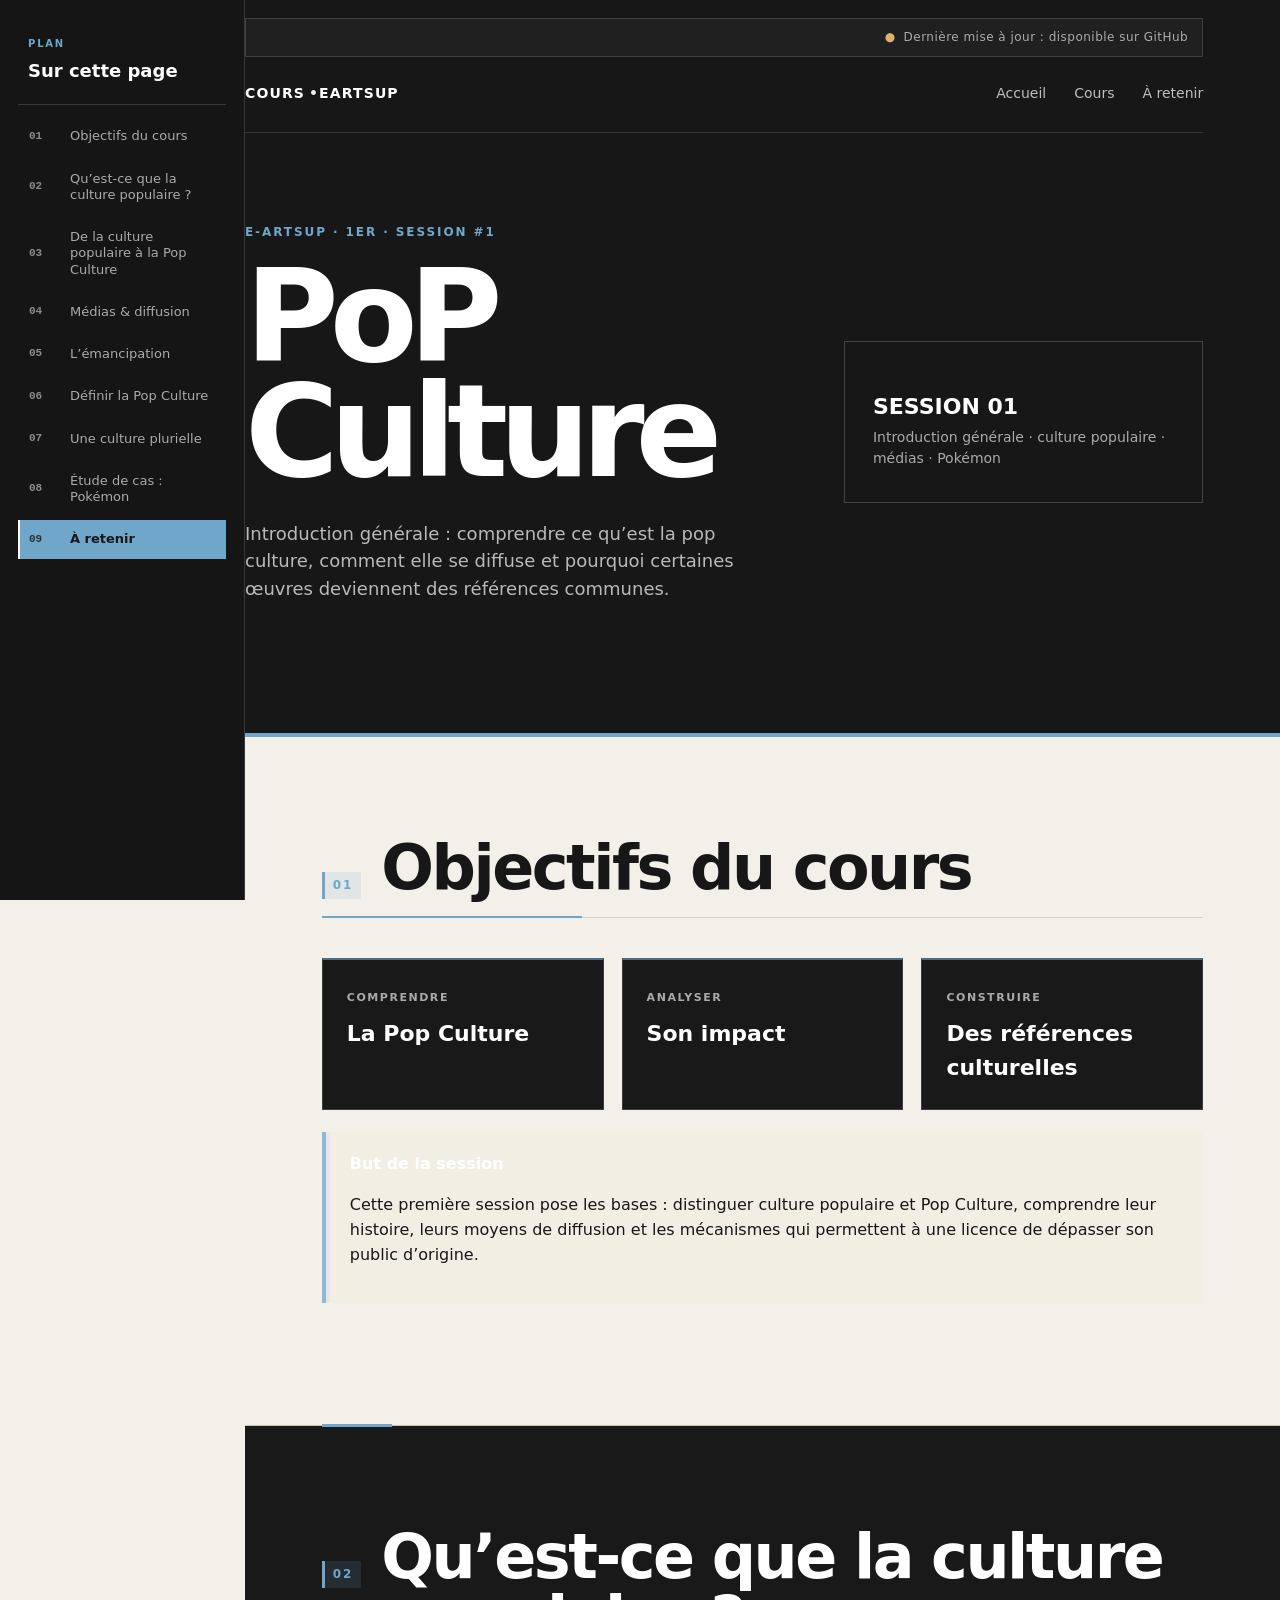
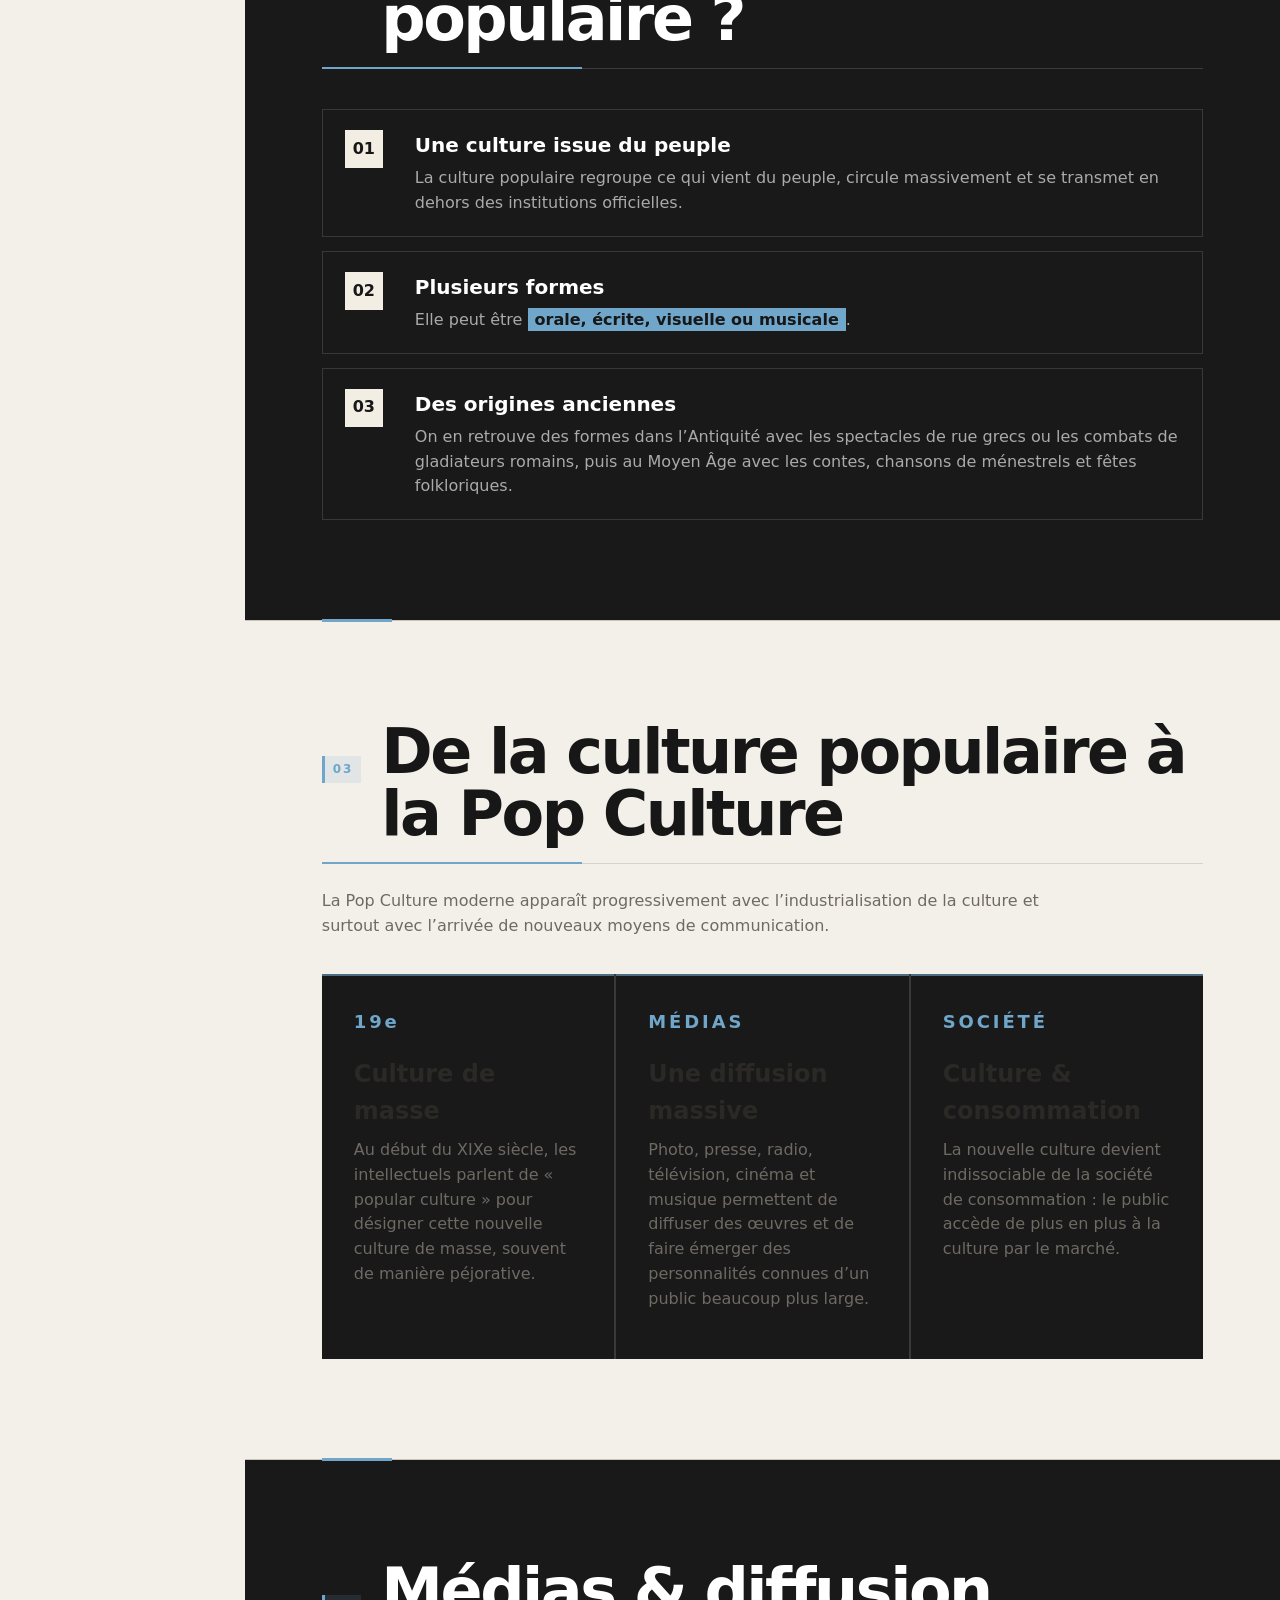
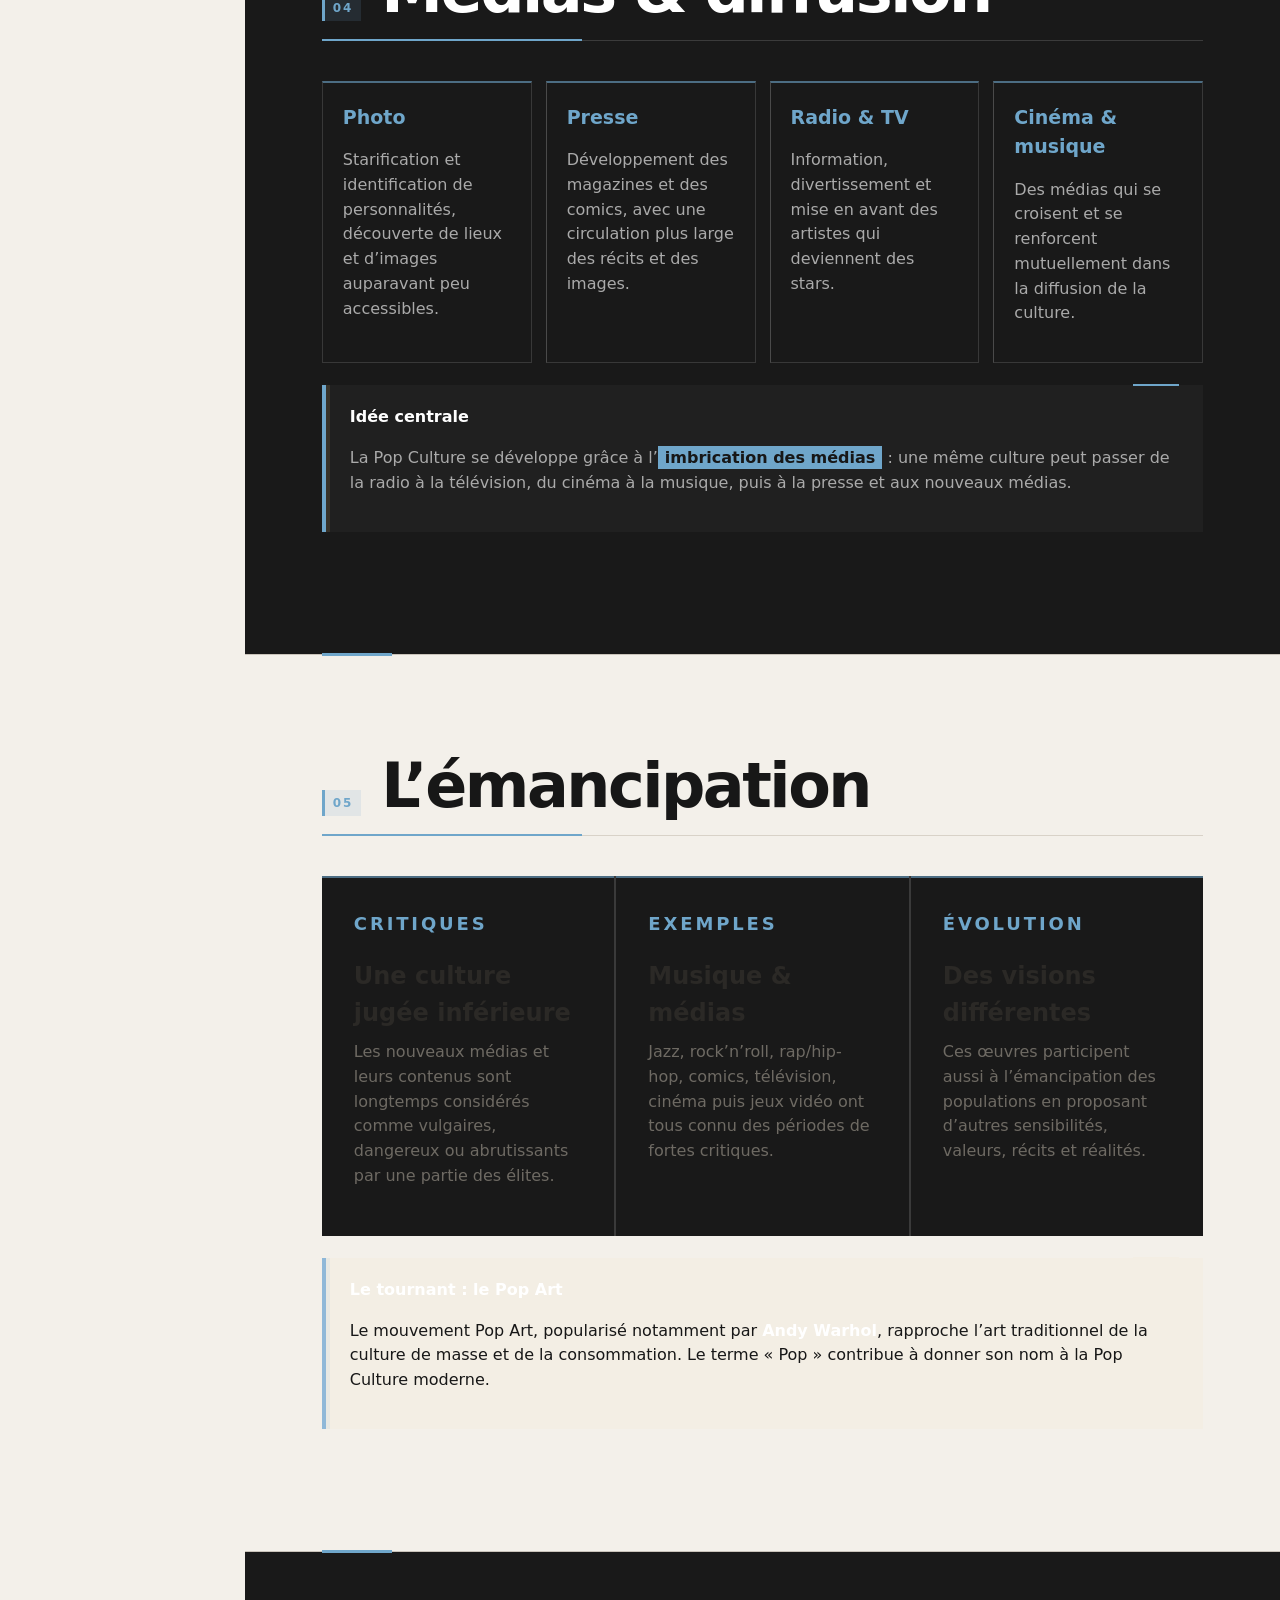
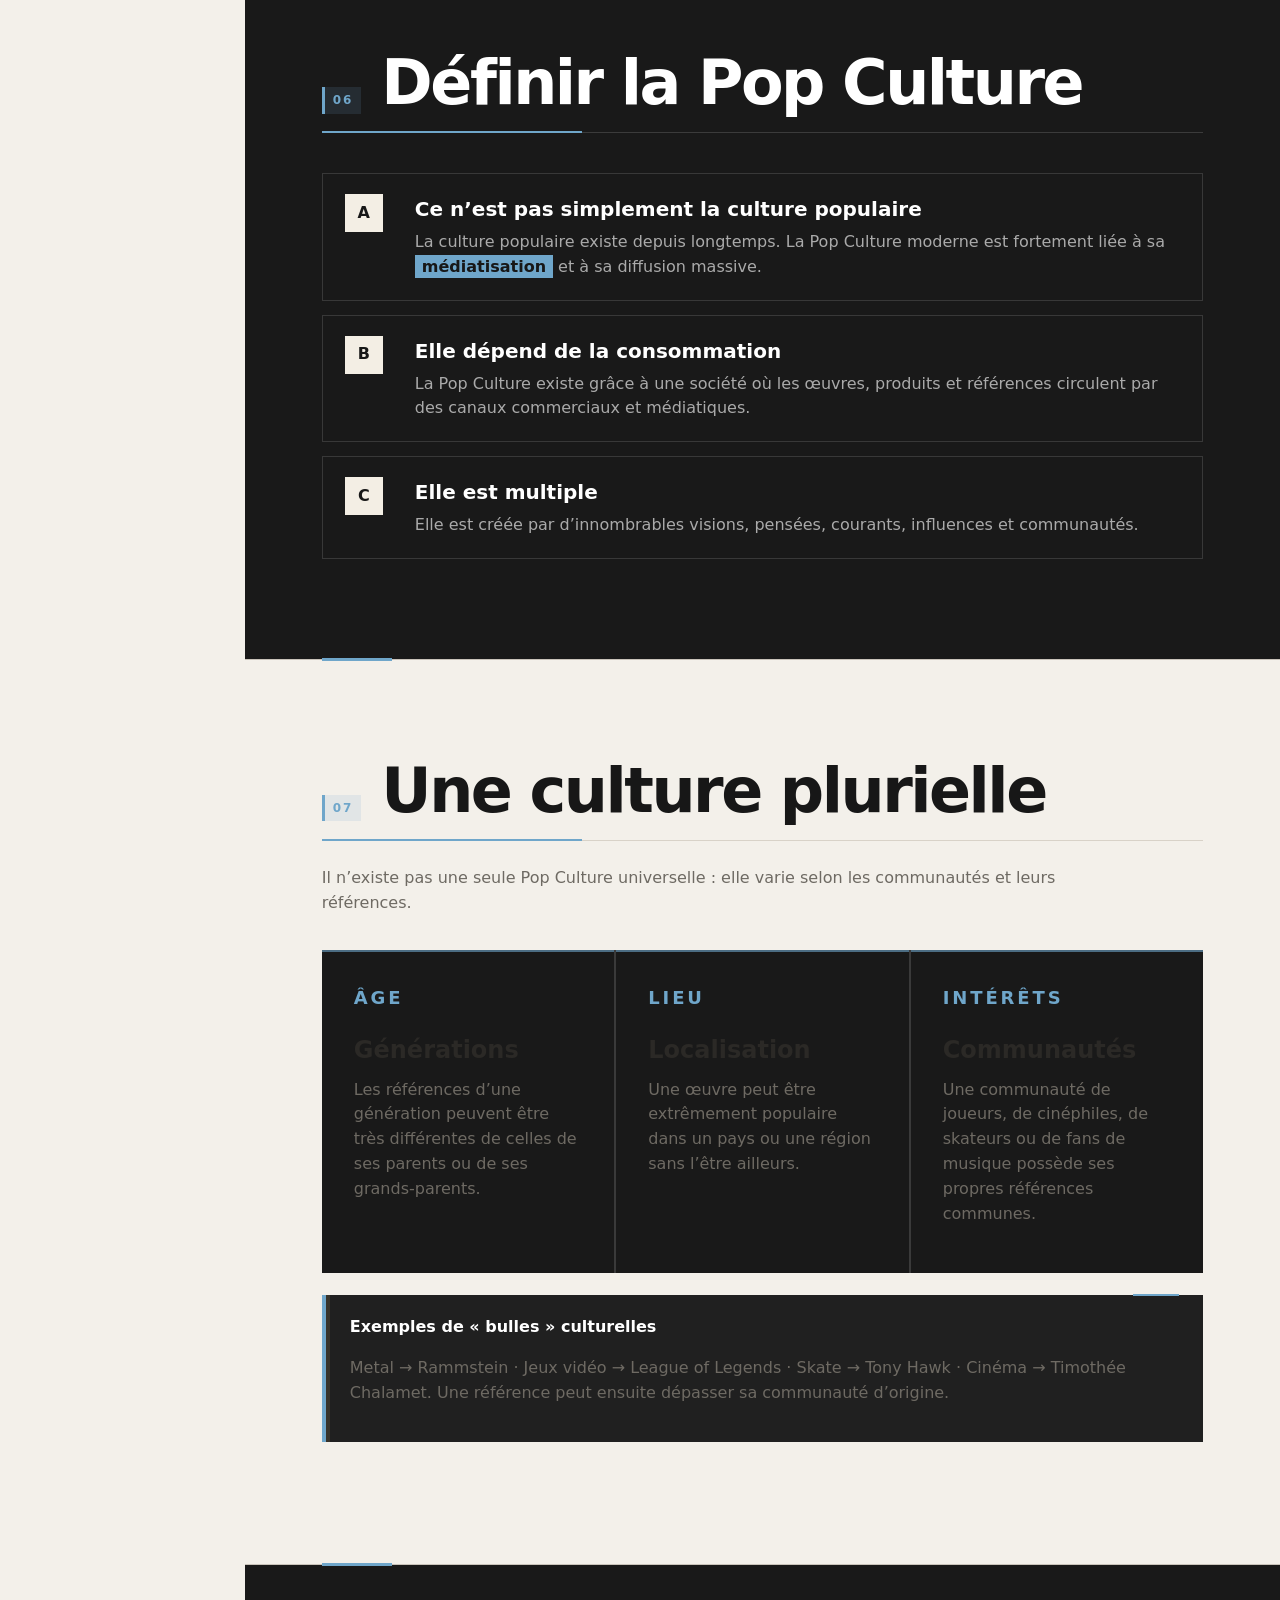
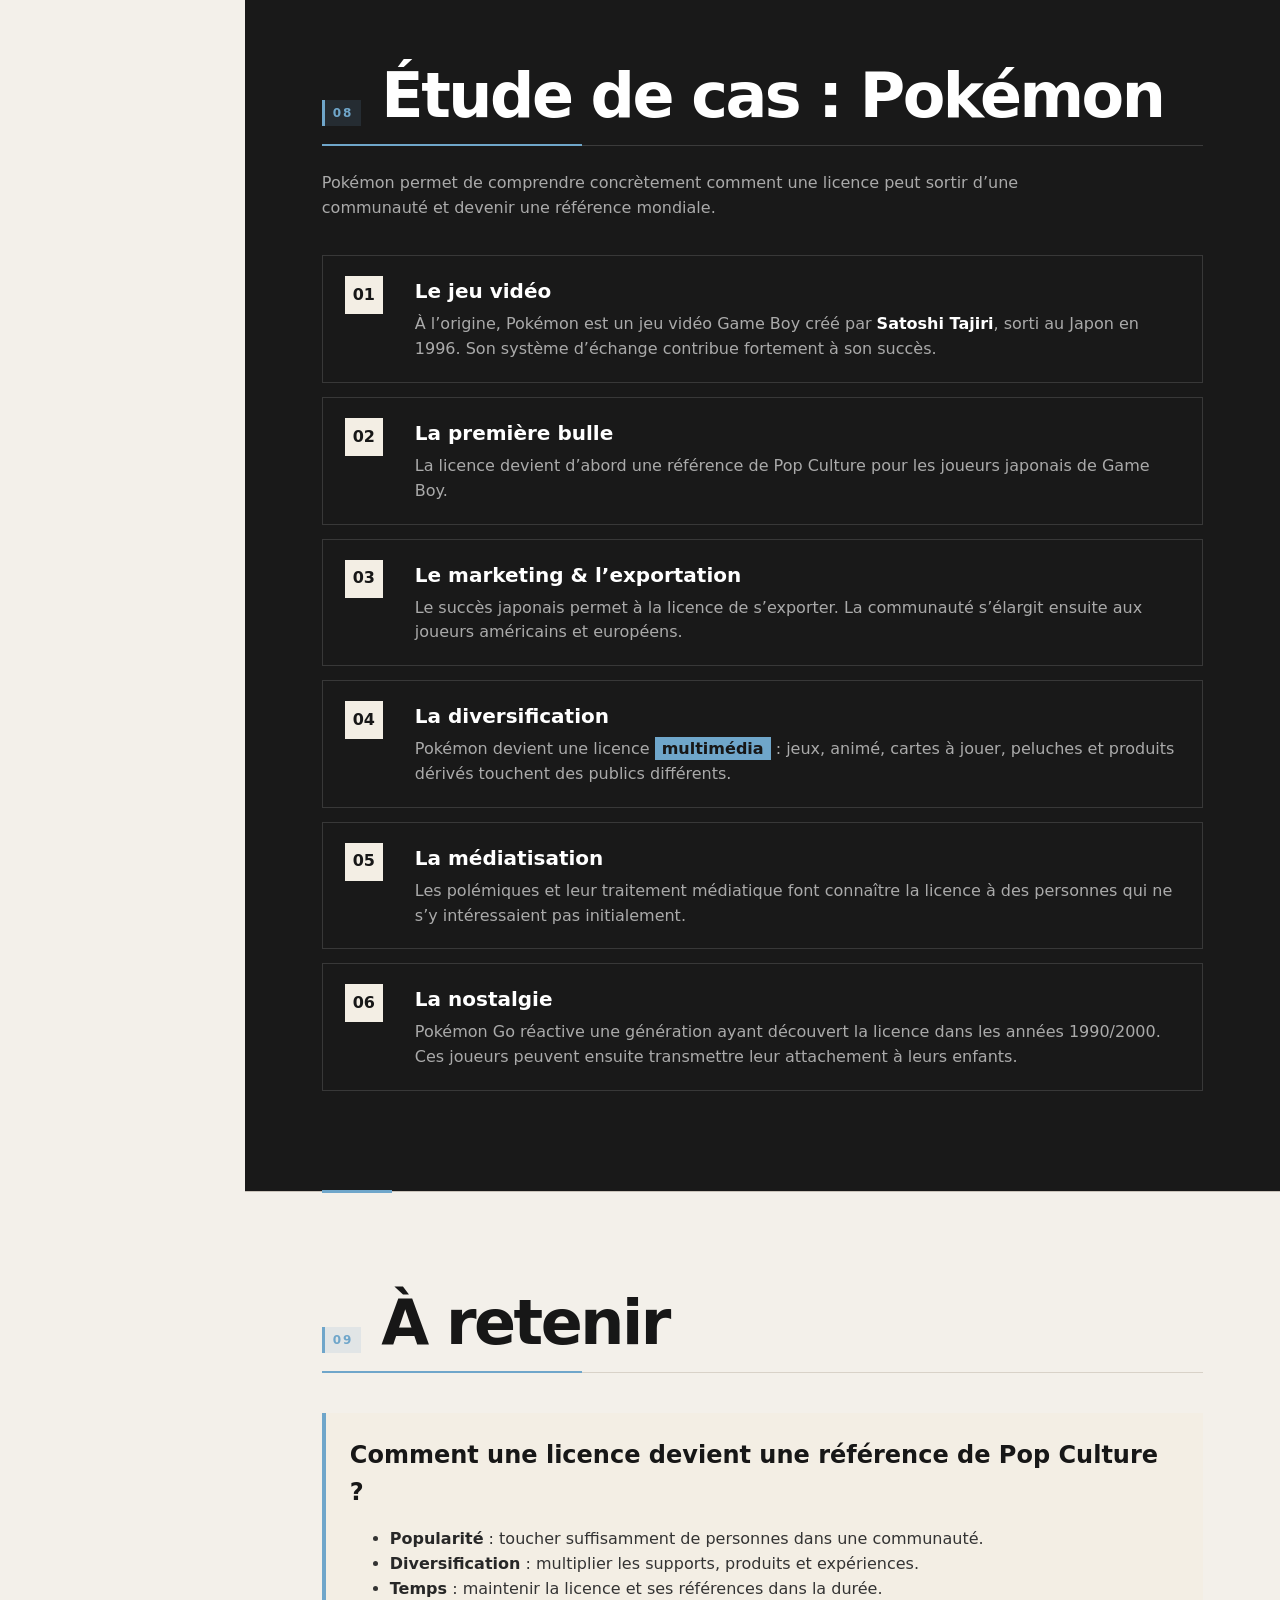
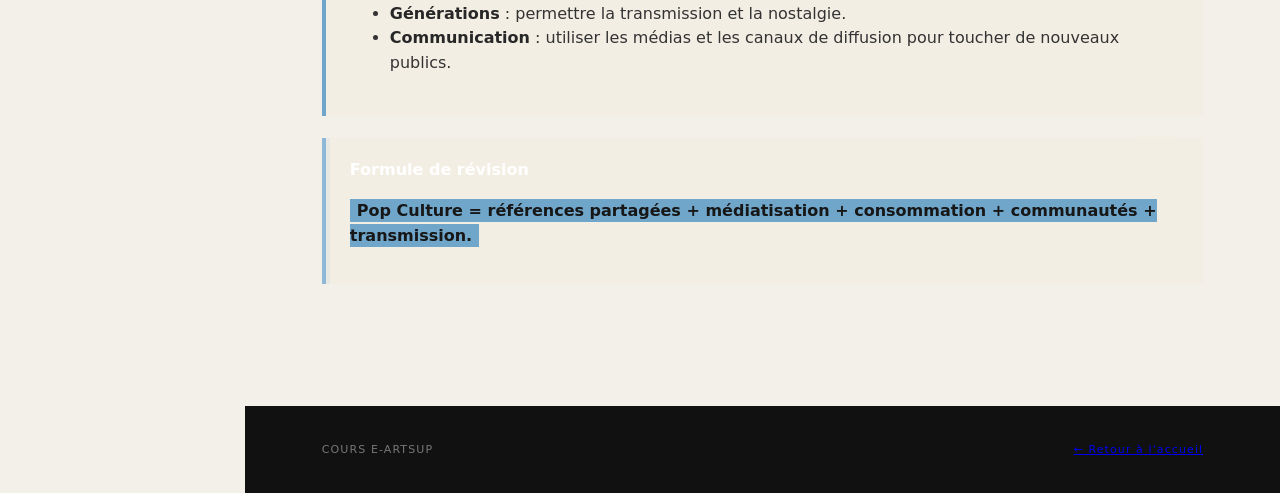
<file: popculture.html>
<!doctype html>
<html lang="fr">
<head><meta charset="utf-8"><meta name="viewport" content="width=device-width,initial-scale=1"><meta name="description" content="PoP Culture — résumé de la session 1 : introduction générale, culture populaire, médias, Pop Art, Pokémon et mécanismes de diffusion."><title>PoP Culture — Cours E-artsup</title><link rel="stylesheet" href="style.css"></head>
<body class="page-popculture">
<aside class="course-sidebar">
  <div class="course-sidebar-title"><span>COURS · 01</span><strong>PoP Culture</strong></div>
  <nav class="course-sidebar-list">
    <a href="#objectifs"><span class="course-sidebar-number">01</span><span>Objectifs</span></a>
    <a href="#culture-populaire"><span class="course-sidebar-number">02</span><span>Culture populaire</span></a>
    <a href="#naissance"><span class="course-sidebar-number">03</span><span>Naissance de la Pop Culture</span></a>
    <a href="#medias"><span class="course-sidebar-number">04</span><span>Médias & diffusion</span></a>
    <a href="#emancipation"><span class="course-sidebar-number">05</span><span>Émancipation</span></a>
    <a href="#definition"><span class="course-sidebar-number">06</span><span>Définition</span></a>
    <a href="#plurielle"><span class="course-sidebar-number">07</span><span>Une culture plurielle</span></a>
    <a href="#pokemon"><span class="course-sidebar-number">08</span><span>Étude de cas : Pokémon</span></a>
    <a href="#recap"><span class="course-sidebar-number">09</span><span>À retenir</span></a>
  </nav>
</aside>
<button class="course-sidebar-toggle" type="button" aria-label="Ouvrir le menu">☰</button>

<header class="hero">
<nav class="nav"><a class="brand" href="index.html">COURS<span>•</span>EARTSUP</a><a href="index.html">Accueil</a><a href="#objectifs">Cours</a><a href="#recap">À retenir</a></nav>
<div class="hero-grid"><div><div class="eyebrow">E-ARTSUP · 1ER · SESSION #1</div><h1>PoP Culture</h1><p>Introduction générale : comprendre ce qu’est la pop culture, comment elle se diffuse et pourquoi certaines œuvres deviennent des références communes.</p></div><div class="blender-card"><div class="cube"></div><div><strong>SESSION 01</strong><small>Introduction générale · culture populaire · médias · Pokémon</small></div></div></div>
</header>

<main>
<section id="objectifs" class="section">
<div class="section-head"><span>01</span><h2>Objectifs du cours</h2></div>
<div class="unreal-overview pop-overview">
<div class="unreal-stat"><span class="label">Comprendre</span><strong>La Pop Culture</strong></div>
<div class="unreal-stat"><span class="label">Analyser</span><strong>Son impact</strong></div>
<div class="unreal-stat"><span class="label">Construire</span><strong>Des références culturelles</strong></div>
</div>
<div class="definition"><strong>But de la session</strong><p>Cette première session pose les bases : distinguer culture populaire et Pop Culture, comprendre leur histoire, leurs moyens de diffusion et les mécanismes qui permettent à une licence de dépasser son public d’origine.</p></div>
</section>

<section id="culture-populaire" class="section dark">
<div class="section-head"><span>02</span><h2>Qu’est-ce que la culture populaire ?</h2></div>
<div class="course-steps">
<div class="course-step"><div class="number">01</div><div><h3>Une culture issue du peuple</h3><p>La culture populaire regroupe ce qui vient du peuple, circule massivement et se transmet en dehors des institutions officielles.</p></div></div>
<div class="course-step"><div class="number">02</div><div><h3>Plusieurs formes</h3><p>Elle peut être <span class="highlight">orale, écrite, visuelle ou musicale</span>.</p></div></div>
<div class="course-step"><div class="number">03</div><div><h3>Des origines anciennes</h3><p>On en retrouve des formes dans l’Antiquité avec les spectacles de rue grecs ou les combats de gladiateurs romains, puis au Moyen Âge avec les contes, chansons de ménestrels et fêtes folkloriques.</p></div></div>
</div>
</section>

<section id="naissance" class="section">
<div class="section-head"><span>03</span><h2>De la culture populaire à la Pop Culture</h2></div>
<p class="section-intro">La Pop Culture moderne apparaît progressivement avec l’industrialisation de la culture et surtout avec l’arrivée de nouveaux moyens de communication.</p>
<div class="cards">
<article class="card"><div class="tag">19e</div><h3>Culture de masse</h3><p>Au début du XIXe siècle, les intellectuels parlent de « popular culture » pour désigner cette nouvelle culture de masse, souvent de manière péjorative.</p></article>
<article class="card"><div class="tag">MÉDIAS</div><h3>Une diffusion massive</h3><p>Photo, presse, radio, télévision, cinéma et musique permettent de diffuser des œuvres et de faire émerger des personnalités connues d’un public beaucoup plus large.</p></article>
<article class="card"><div class="tag">SOCIÉTÉ</div><h3>Culture & consommation</h3><p>La nouvelle culture devient indissociable de la société de consommation : le public accède de plus en plus à la culture par le marché.</p></article>
</div>
</section>

<section id="medias" class="section dark">
<div class="section-head"><span>04</span><h2>Médias & diffusion</h2></div>
<div class="key-grid">
<div class="key-card"><h3>Photo</h3><p>Starification et identification de personnalités, découverte de lieux et d’images auparavant peu accessibles.</p></div>
<div class="key-card"><h3>Presse</h3><p>Développement des magazines et des comics, avec une circulation plus large des récits et des images.</p></div>
<div class="key-card"><h3>Radio & TV</h3><p>Information, divertissement et mise en avant des artistes qui deviennent des stars.</p></div>
<div class="key-card"><h3>Cinéma & musique</h3><p>Des médias qui se croisent et se renforcent mutuellement dans la diffusion de la culture.</p></div>
</div>
<div class="important"><strong>Idée centrale</strong><p>La Pop Culture se développe grâce à l’<span class="highlight">imbrication des médias</span> : une même culture peut passer de la radio à la télévision, du cinéma à la musique, puis à la presse et aux nouveaux médias.</p></div>
</section>

<section id="emancipation" class="section">
<div class="section-head"><span>05</span><h2>L’émancipation</h2></div>
<div class="cards">
<article class="card"><div class="tag">CRITIQUES</div><h3>Une culture jugée inférieure</h3><p>Les nouveaux médias et leurs contenus sont longtemps considérés comme vulgaires, dangereux ou abrutissants par une partie des élites.</p></article>
<article class="card"><div class="tag">EXEMPLES</div><h3>Musique & médias</h3><p>Jazz, rock’n’roll, rap/hip-hop, comics, télévision, cinéma puis jeux vidéo ont tous connu des périodes de fortes critiques.</p></article>
<article class="card"><div class="tag">ÉVOLUTION</div><h3>Des visions différentes</h3><p>Ces œuvres participent aussi à l’émancipation des populations en proposant d’autres sensibilités, valeurs, récits et réalités.</p></article>
</div>
<div class="definition"><strong>Le tournant : le Pop Art</strong><p>Le mouvement Pop Art, popularisé notamment par <strong>Andy Warhol</strong>, rapproche l’art traditionnel de la culture de masse et de la consommation. Le terme « Pop » contribue à donner son nom à la Pop Culture moderne.</p></div>
</section>

<section id="definition" class="section dark">
<div class="section-head"><span>06</span><h2>Définir la Pop Culture</h2></div>
<div class="course-steps">
<div class="course-step"><div class="number">A</div><div><h3>Ce n’est pas simplement la culture populaire</h3><p>La culture populaire existe depuis longtemps. La Pop Culture moderne est fortement liée à sa <span class="highlight">médiatisation</span> et à sa diffusion massive.</p></div></div>
<div class="course-step"><div class="number">B</div><div><h3>Elle dépend de la consommation</h3><p>La Pop Culture existe grâce à une société où les œuvres, produits et références circulent par des canaux commerciaux et médiatiques.</p></div></div>
<div class="course-step"><div class="number">C</div><div><h3>Elle est multiple</h3><p>Elle est créée par d’innombrables visions, pensées, courants, influences et communautés.</p></div></div>
</div>
</section>

<section id="plurielle" class="section">
<div class="section-head"><span>07</span><h2>Une culture plurielle</h2></div>
<p class="section-intro">Il n’existe pas une seule Pop Culture universelle : elle varie selon les communautés et leurs références.</p>
<div class="cards">
<article class="card"><div class="tag">ÂGE</div><h3>Générations</h3><p>Les références d’une génération peuvent être très différentes de celles de ses parents ou de ses grands-parents.</p></article>
<article class="card"><div class="tag">LIEU</div><h3>Localisation</h3><p>Une œuvre peut être extrêmement populaire dans un pays ou une région sans l’être ailleurs.</p></article>
<article class="card"><div class="tag">INTÉRÊTS</div><h3>Communautés</h3><p>Une communauté de joueurs, de cinéphiles, de skateurs ou de fans de musique possède ses propres références communes.</p></article>
</div>
<div class="important"><strong>Exemples de « bulles » culturelles</strong><p>Metal → Rammstein · Jeux vidéo → League of Legends · Skate → Tony Hawk · Cinéma → Timothée Chalamet. Une référence peut ensuite dépasser sa communauté d’origine.</p></div>
</section>

<section id="pokemon" class="section dark">
<div class="section-head"><span>08</span><h2>Étude de cas : Pokémon</h2></div>
<p class="section-intro">Pokémon permet de comprendre concrètement comment une licence peut sortir d’une communauté et devenir une référence mondiale.</p>
<div class="course-steps">
<div class="course-step"><div class="number">01</div><div><h3>Le jeu vidéo</h3><p>À l’origine, Pokémon est un jeu vidéo Game Boy créé par <strong>Satoshi Tajiri</strong>, sorti au Japon en 1996. Son système d’échange contribue fortement à son succès.</p></div></div>
<div class="course-step"><div class="number">02</div><div><h3>La première bulle</h3><p>La licence devient d’abord une référence de Pop Culture pour les joueurs japonais de Game Boy.</p></div></div>
<div class="course-step"><div class="number">03</div><div><h3>Le marketing & l’exportation</h3><p>Le succès japonais permet à la licence de s’exporter. La communauté s’élargit ensuite aux joueurs américains et européens.</p></div></div>
<div class="course-step"><div class="number">04</div><div><h3>La diversification</h3><p>Pokémon devient une licence <span class="highlight">multimédia</span> : jeux, animé, cartes à jouer, peluches et produits dérivés touchent des publics différents.</p></div></div>
<div class="course-step"><div class="number">05</div><div><h3>La médiatisation</h3><p>Les polémiques et leur traitement médiatique font connaître la licence à des personnes qui ne s’y intéressaient pas initialement.</p></div></div>
<div class="course-step"><div class="number">06</div><div><h3>La nostalgie</h3><p>Pokémon Go réactive une génération ayant découvert la licence dans les années 1990/2000. Ces joueurs peuvent ensuite transmettre leur attachement à leurs enfants.</p></div></div>
</div>
</section>

<section id="recap" class="section">
<div class="section-head"><span>09</span><h2>À retenir</h2></div>
<div class="quick-sheet">
<h3>Comment une licence devient une référence de Pop Culture ?</h3>
<ul>
<li><strong>Popularité</strong> : toucher suffisamment de personnes dans une communauté.</li>
<li><strong>Diversification</strong> : multiplier les supports, produits et expériences.</li>
<li><strong>Temps</strong> : maintenir la licence et ses références dans la durée.</li>
<li><strong>Générations</strong> : permettre la transmission et la nostalgie.</li>
<li><strong>Communication</strong> : utiliser les médias et les canaux de diffusion pour toucher de nouveaux publics.</li>
</ul>
</div>
<div class="definition"><strong>Formule de révision</strong><p><span class="highlight">Pop Culture = références partagées + médiatisation + consommation + communautés + transmission.</span></p></div>
</section>
</main>
<footer><span>COURS E-ARTSUP</span><span><a href="index.html">← Retour à l'accueil</a></span></footer>
<script src="script.js" defer></script>
<script>
document.querySelector('.course-sidebar-toggle')?.addEventListener('click',()=>document.body.classList.toggle('sidebar-open'));
document.querySelectorAll('.course-sidebar a').forEach(a=>a.addEventListener('click',()=>document.body.classList.remove('sidebar-open')));
</script>
</body></html>
</file>
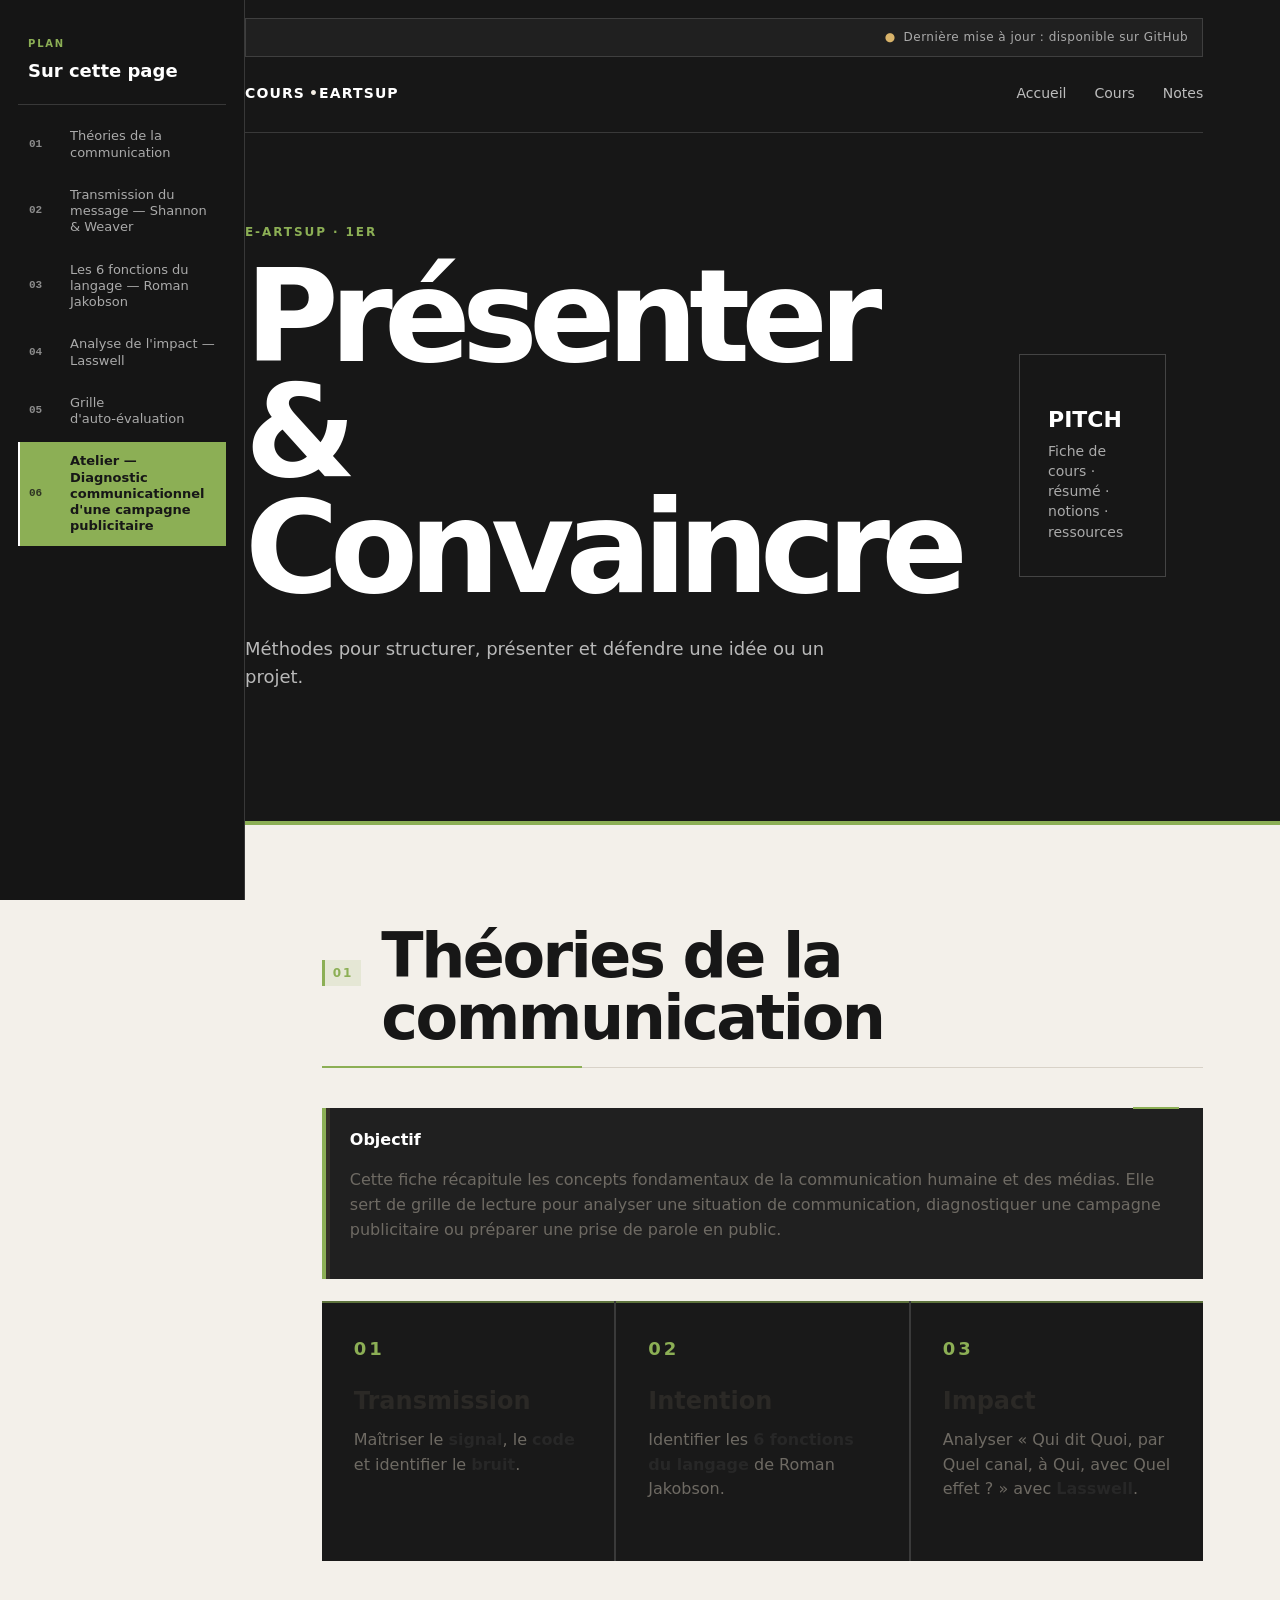
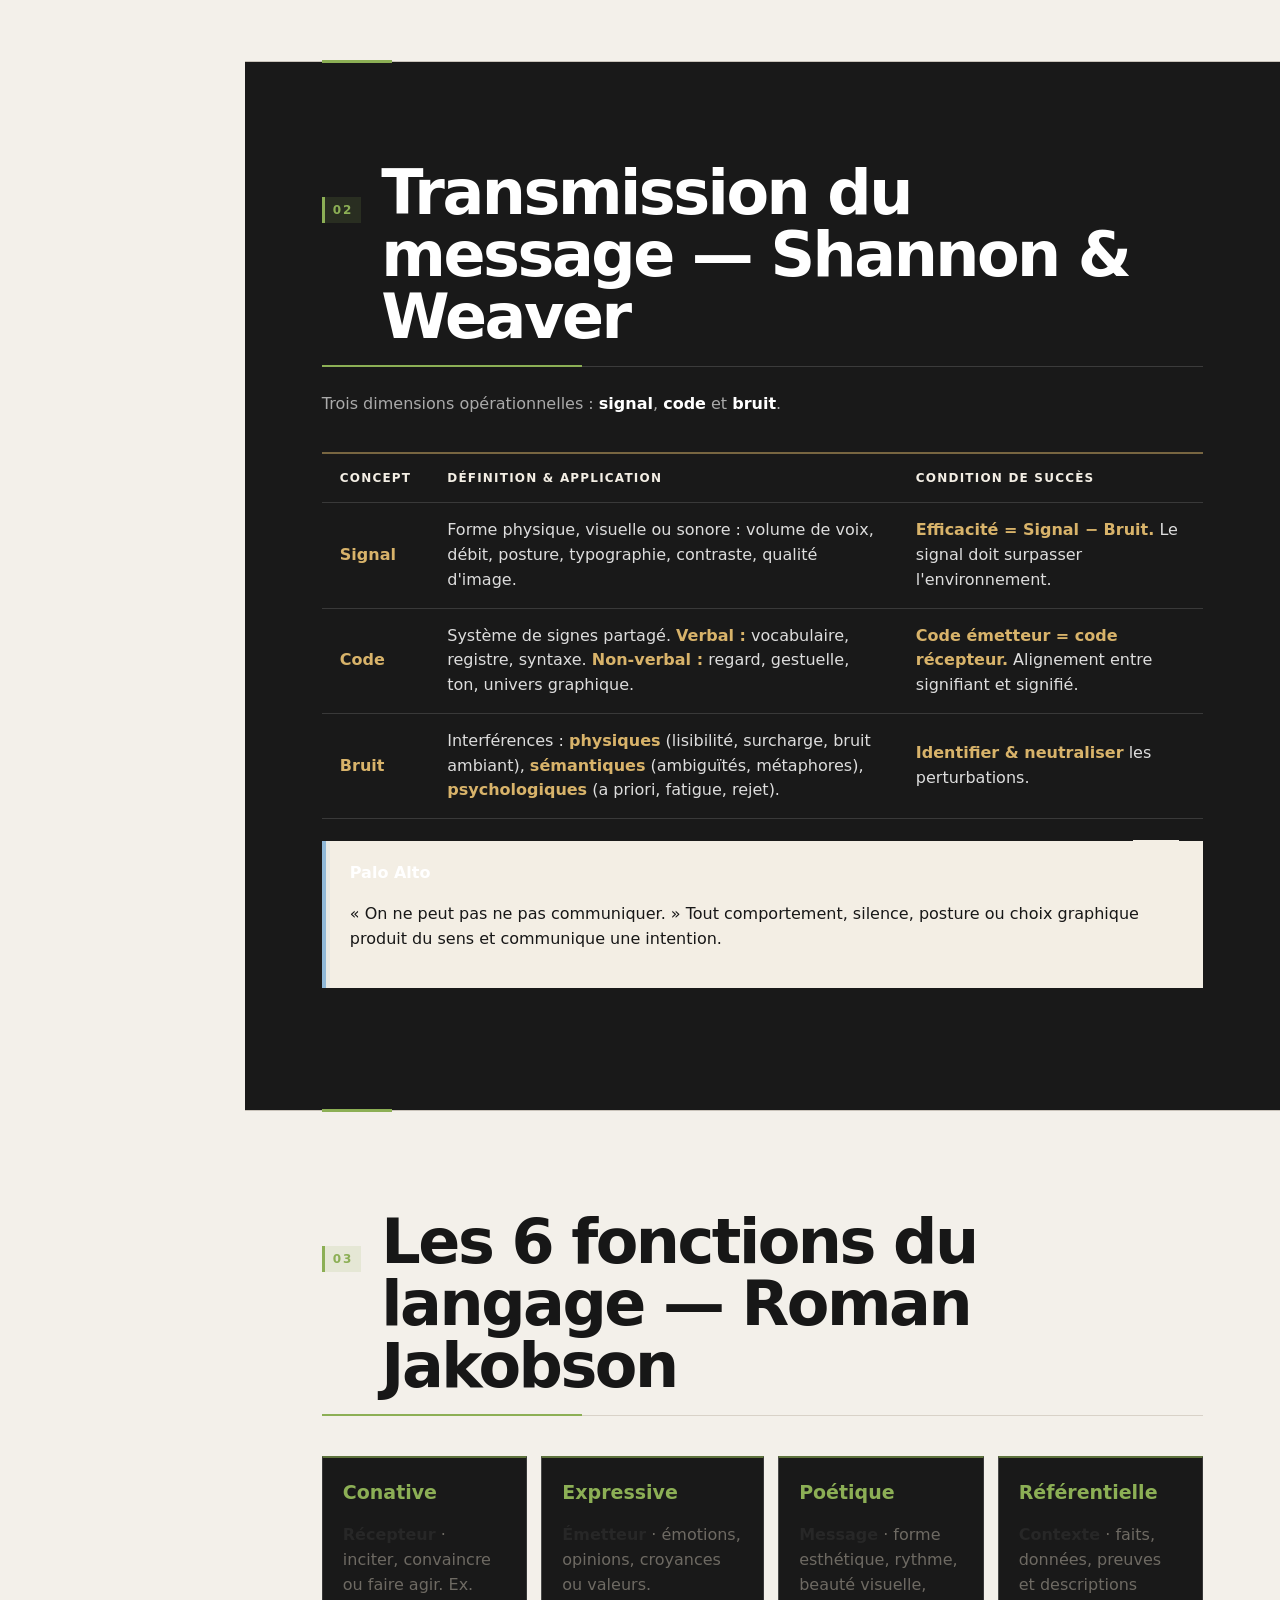
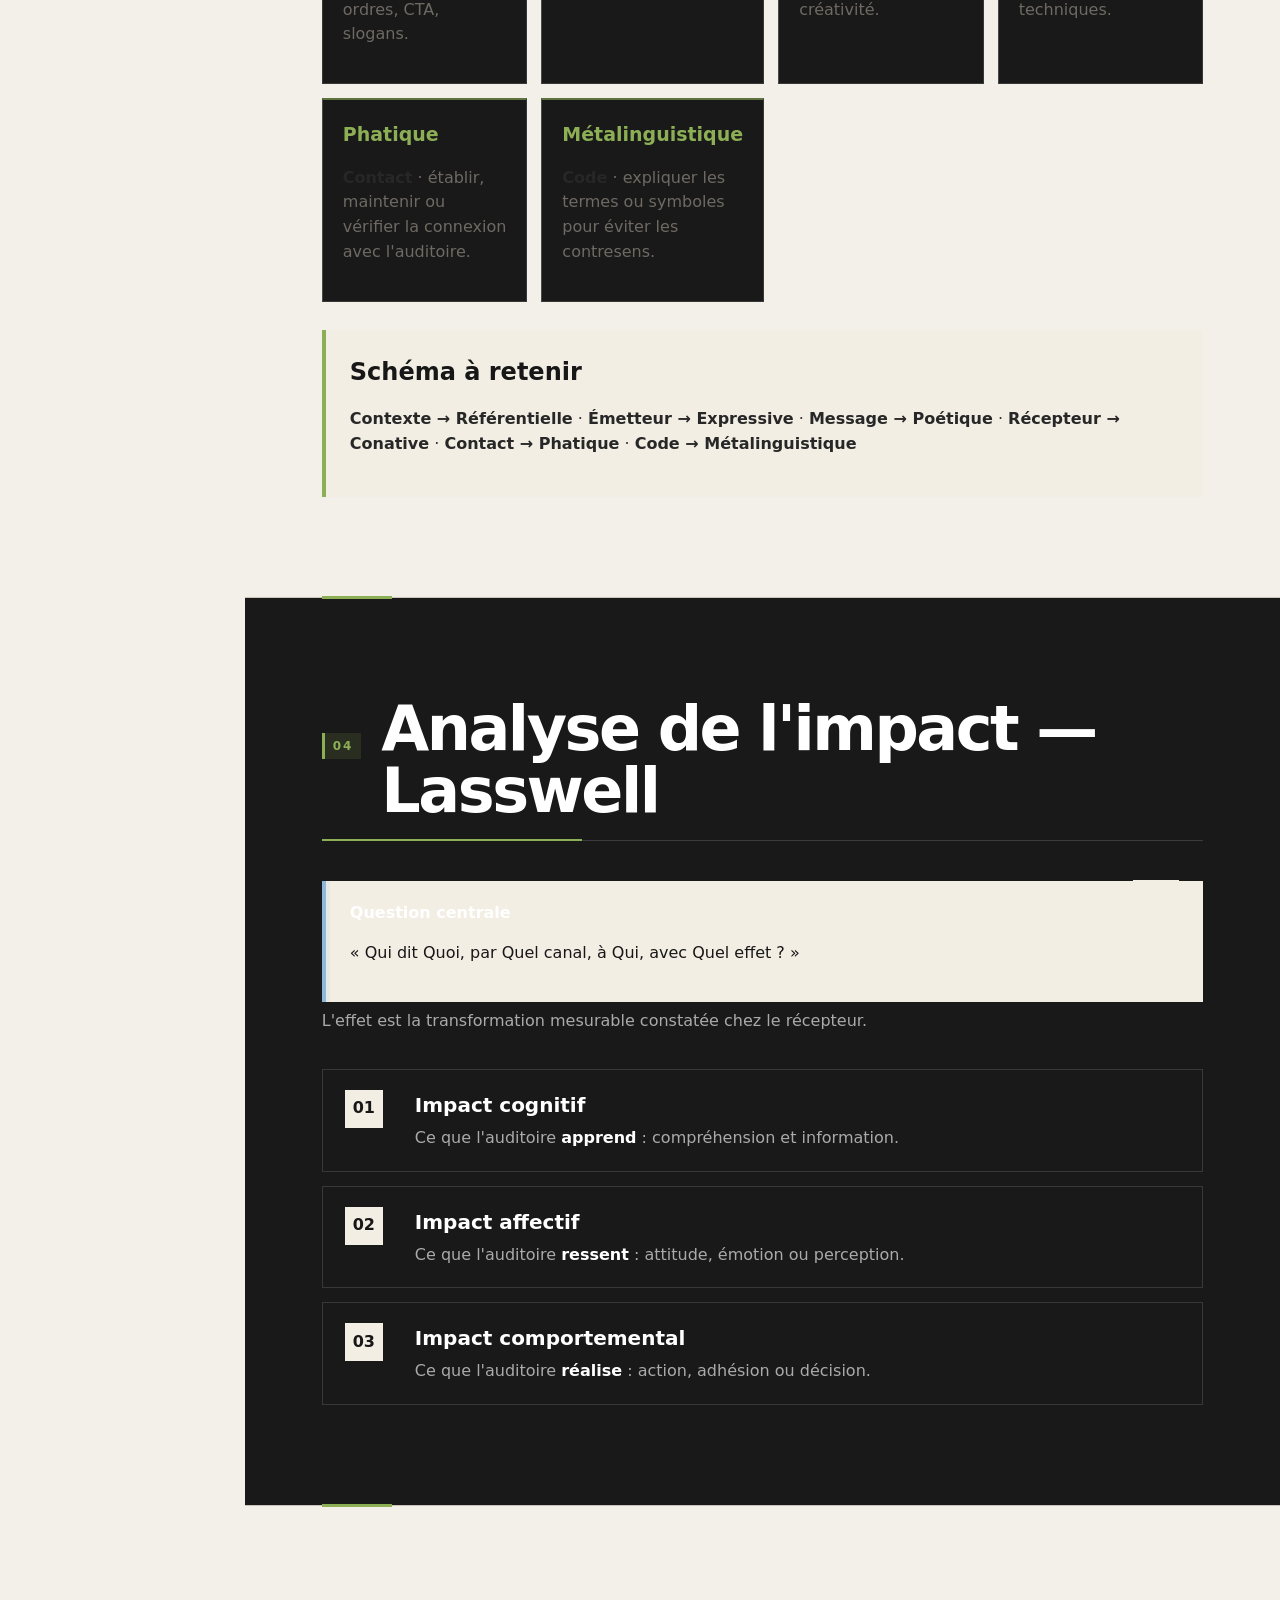
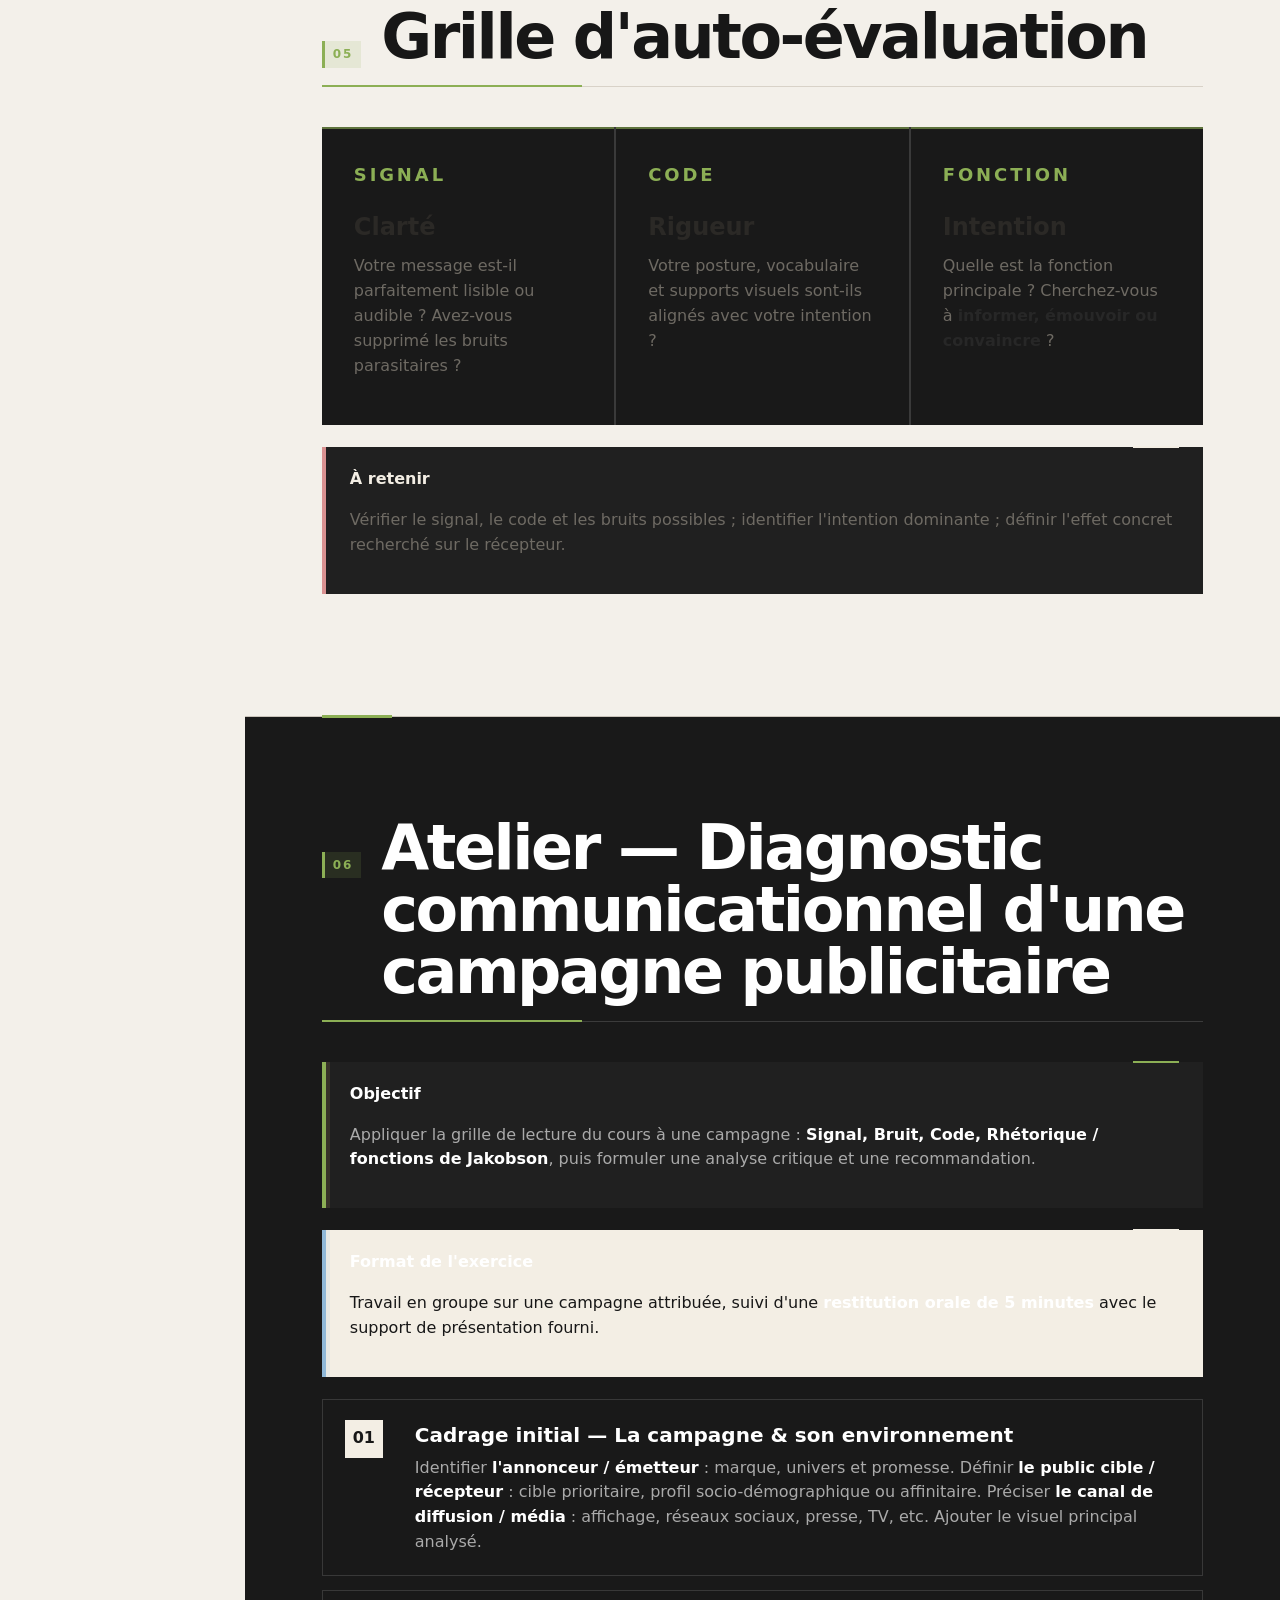
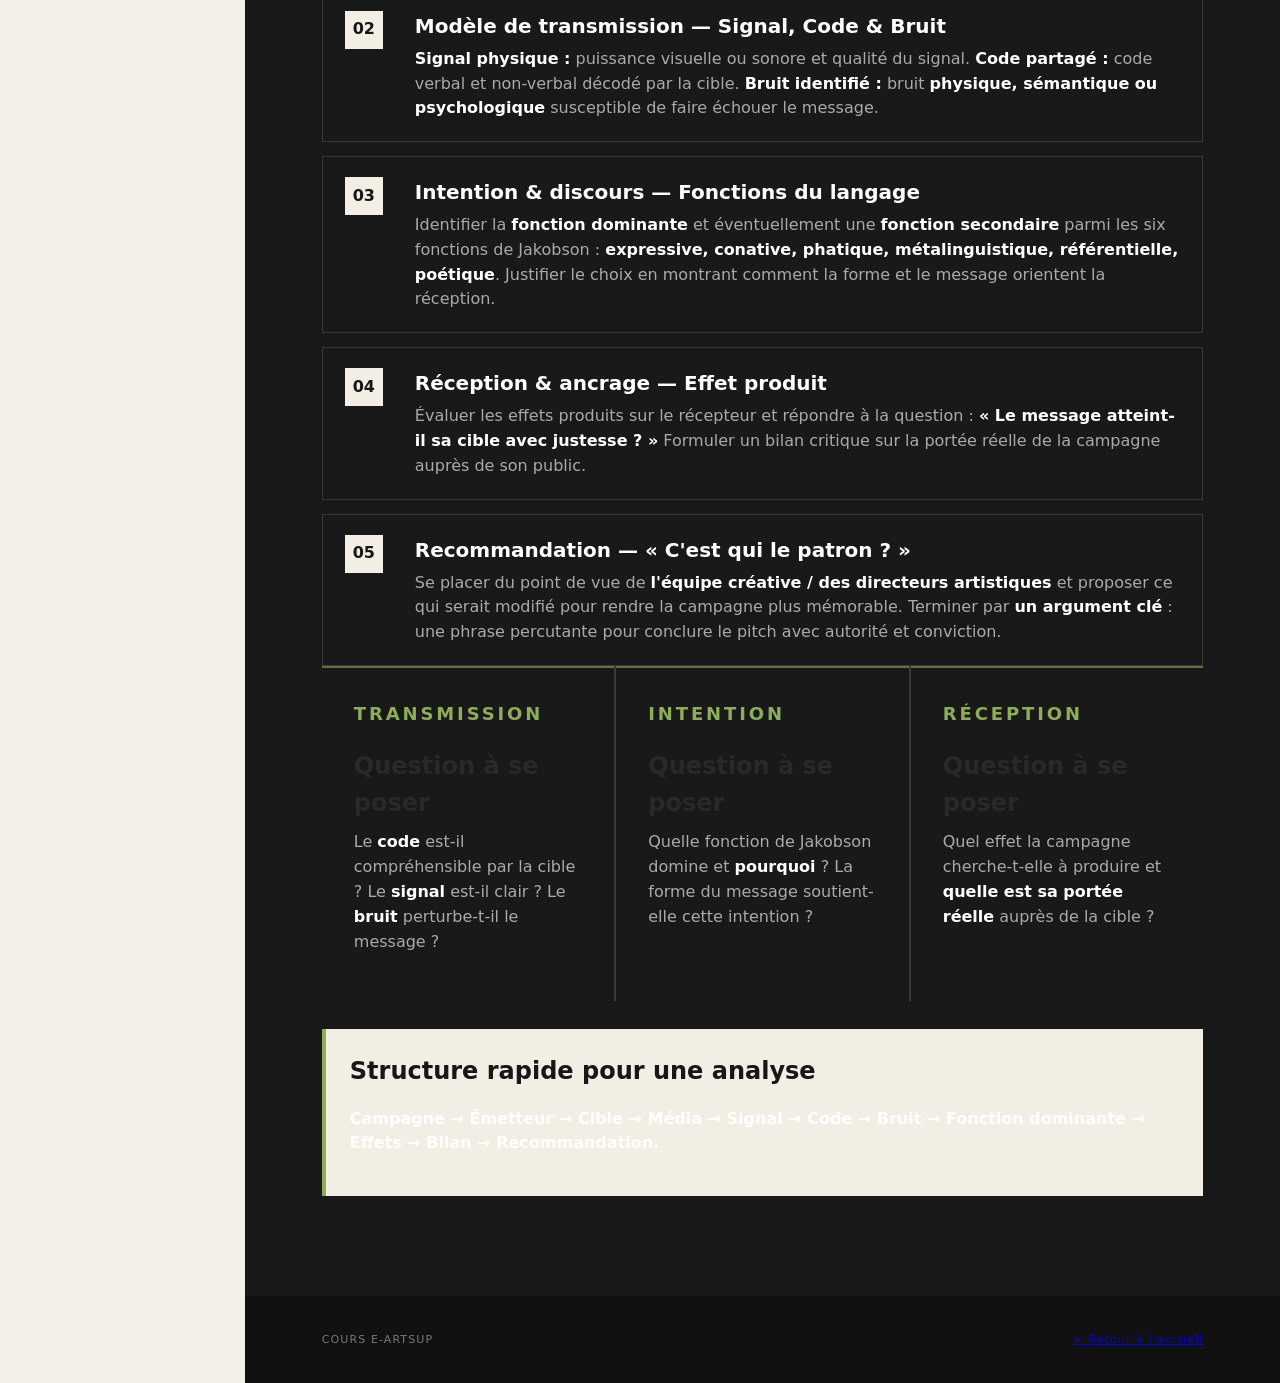
<file: presenter-convaincre.html>
<!doctype html>
<html lang="fr"><head><meta charset="utf-8"><meta name="viewport" content="width=device-width,initial-scale=1"><meta name="description" content="Présenter & Convaincre — résumé de cours E-artsup"><title>Présenter & Convaincre — Cours E-artsup</title><link rel="stylesheet" href="style.css"></head>
<body class="page-presenter"><header class="hero"><nav class="nav"><a class="brand" href="index.html">COURS<span>•</span>EARTSUP</a><a href="index.html">Accueil</a><a href="#cours">Cours</a><a href="#notes">Notes</a></nav>
<div class="hero-grid"><div><div class="eyebrow">E-ARTSUP · 1ER</div><h1>Présenter & Convaincre</h1><p>Méthodes pour structurer, présenter et défendre une idée ou un projet.</p></div><div class="blender-card"><div class="cube"></div><div><strong>PITCH</strong><small>Fiche de cours · résumé · notions · ressources</small></div></div></div></header>
<main><section id="cours" class="section">
<div class="section-head"><span>01</span><h2>Théories de la communication</h2></div>
<div class="important"><strong>Objectif</strong><p>Cette fiche récapitule les concepts fondamentaux de la communication humaine et des médias. Elle sert de grille de lecture pour analyser une situation de communication, diagnostiquer une campagne publicitaire ou préparer une prise de parole en public.</p></div>
<div class="cards">
<article class="card"><div class="tag">01</div><h3>Transmission</h3><p>Maîtriser le <strong>signal</strong>, le <strong>code</strong> et identifier le <strong>bruit</strong>.</p></article>
<article class="card"><div class="tag">02</div><h3>Intention</h3><p>Identifier les <strong>6 fonctions du langage</strong> de Roman Jakobson.</p></article>
<article class="card"><div class="tag">03</div><h3>Impact</h3><p>Analyser « Qui dit Quoi, par Quel canal, à Qui, avec Quel effet ? » avec <strong>Lasswell</strong>.</p></article>
</div>
</section>
<section id="communication" class="section dark">
<div class="section-head"><span>02</span><h2>Transmission du message — Shannon & Weaver</h2></div>
<p class="section-intro">Trois dimensions opérationnelles : <strong>signal</strong>, <strong>code</strong> et <strong>bruit</strong>.</p>
<table class="naming-table"><thead><tr><th>Concept</th><th>Définition & application</th><th>Condition de succès</th></tr></thead><tbody>
<tr><td><strong>Signal</strong></td><td>Forme physique, visuelle ou sonore : volume de voix, débit, posture, typographie, contraste, qualité d'image.</td><td><strong>Efficacité = Signal − Bruit.</strong> Le signal doit surpasser l'environnement.</td></tr>
<tr><td><strong>Code</strong></td><td>Système de signes partagé. <strong>Verbal :</strong> vocabulaire, registre, syntaxe. <strong>Non-verbal :</strong> regard, gestuelle, ton, univers graphique.</td><td><strong>Code émetteur = code récepteur.</strong> Alignement entre signifiant et signifié.</td></tr>
<tr><td><strong>Bruit</strong></td><td>Interférences : <strong>physiques</strong> (lisibilité, surcharge, bruit ambiant), <strong>sémantiques</strong> (ambiguïtés, métaphores), <strong>psychologiques</strong> (a priori, fatigue, rejet).</td><td><strong>Identifier & neutraliser</strong> les perturbations.</td></tr>
</tbody></table>
<div class="definition"><strong>Palo Alto</strong><p>« On ne peut pas ne pas communiquer. » Tout comportement, silence, posture ou choix graphique produit du sens et communique une intention.</p></div>
</section>
<section id="jakobson" class="section">
<div class="section-head"><span>03</span><h2>Les 6 fonctions du langage — Roman Jakobson</h2></div>
<div class="key-grid">
<div class="key-card"><h3>Conative</h3><p><strong>Récepteur</strong> · inciter, convaincre ou faire agir. Ex. ordres, CTA, slogans.</p></div>
<div class="key-card"><h3>Expressive</h3><p><strong>Émetteur</strong> · émotions, opinions, croyances ou valeurs.</p></div>
<div class="key-card"><h3>Poétique</h3><p><strong>Message</strong> · forme esthétique, rythme, beauté visuelle, créativité.</p></div>
<div class="key-card"><h3>Référentielle</h3><p><strong>Contexte</strong> · faits, données, preuves et descriptions techniques.</p></div>
<div class="key-card"><h3>Phatique</h3><p><strong>Contact</strong> · établir, maintenir ou vérifier la connexion avec l'auditoire.</p></div>
<div class="key-card"><h3>Métalinguistique</h3><p><strong>Code</strong> · expliquer les termes ou symboles pour éviter les contresens.</p></div>
</div>
<div class="quick-sheet"><h3>Schéma à retenir</h3><p><strong>Contexte → Référentielle</strong> · <strong>Émetteur → Expressive</strong> · <strong>Message → Poétique</strong> · <strong>Récepteur → Conative</strong> · <strong>Contact → Phatique</strong> · <strong>Code → Métalinguistique</strong></p></div>
</section>
<section id="lasswell" class="section dark">
<div class="section-head"><span>04</span><h2>Analyse de l'impact — Lasswell</h2></div>
<div class="definition"><strong>Question centrale</strong><p>« Qui dit Quoi, par Quel canal, à Qui, avec Quel effet ? »</p></div>
<p class="section-intro">L'effet est la transformation mesurable constatée chez le récepteur.</p>
<div class="course-steps">
<div class="course-step"><div class="number">01</div><div><h3>Impact cognitif</h3><p>Ce que l'auditoire <strong>apprend</strong> : compréhension et information.</p></div></div>
<div class="course-step"><div class="number">02</div><div><h3>Impact affectif</h3><p>Ce que l'auditoire <strong>ressent</strong> : attitude, émotion ou perception.</p></div></div>
<div class="course-step"><div class="number">03</div><div><h3>Impact comportemental</h3><p>Ce que l'auditoire <strong>réalise</strong> : action, adhésion ou décision.</p></div></div>
</div>
</section>
<section id="revision" class="section">
<div class="section-head"><span>05</span><h2>Grille d'auto-évaluation</h2></div>
<div class="cards">
<article class="card"><div class="tag">SIGNAL</div><h3>Clarté</h3><p>Votre message est-il parfaitement lisible ou audible ? Avez-vous supprimé les bruits parasitaires ?</p></article>
<article class="card"><div class="tag">CODE</div><h3>Rigueur</h3><p>Votre posture, vocabulaire et supports visuels sont-ils alignés avec votre intention ?</p></article>
<article class="card"><div class="tag">FONCTION</div><h3>Intention</h3><p>Quelle est la fonction principale ? Cherchez-vous à <strong>informer, émouvoir ou convaincre</strong> ?</p></article>
</div>
<div class="warning"><strong>À retenir</strong><p>Vérifier le signal, le code et les bruits possibles ; identifier l'intention dominante ; définir l'effet concret recherché sur le récepteur.</p></div>
</section><section id="atelier-diagnostic" class="section dark">
<div class="section-head"><span>06</span><h2>Atelier — Diagnostic communicationnel d'une campagne publicitaire</h2></div>
<div class="important"><strong>Objectif</strong><p>Appliquer la grille de lecture du cours à une campagne : <strong>Signal, Bruit, Code, Rhétorique / fonctions de Jakobson</strong>, puis formuler une analyse critique et une recommandation.</p></div>
<div class="definition"><strong>Format de l'exercice</strong><p>Travail en groupe sur une campagne attribuée, suivi d'une <strong>restitution orale de 5 minutes</strong> avec le support de présentation fourni.</p></div>

<div class="course-steps">
<div class="course-step"><div class="number">01</div><div><h3>Cadrage initial — La campagne & son environnement</h3><p>Identifier <strong>l'annonceur / émetteur</strong> : marque, univers et promesse. Définir <strong>le public cible / récepteur</strong> : cible prioritaire, profil socio-démographique ou affinitaire. Préciser <strong>le canal de diffusion / média</strong> : affichage, réseaux sociaux, presse, TV, etc. Ajouter le visuel principal analysé.</p></div></div>

<div class="course-step"><div class="number">02</div><div><h3>Modèle de transmission — Signal, Code & Bruit</h3><p><strong>Signal physique :</strong> puissance visuelle ou sonore et qualité du signal. <strong>Code partagé :</strong> code verbal et non-verbal décodé par la cible. <strong>Bruit identifié :</strong> bruit <strong>physique, sémantique ou psychologique</strong> susceptible de faire échouer le message.</p></div></div>

<div class="course-step"><div class="number">03</div><div><h3>Intention & discours — Fonctions du langage</h3><p>Identifier la <strong>fonction dominante</strong> et éventuellement une <strong>fonction secondaire</strong> parmi les six fonctions de Jakobson : <strong>expressive, conative, phatique, métalinguistique, référentielle, poétique</strong>. Justifier le choix en montrant comment la forme et le message orientent la réception.</p></div></div>

<div class="course-step"><div class="number">04</div><div><h3>Réception & ancrage — Effet produit</h3><p>Évaluer les effets produits sur le récepteur et répondre à la question : <strong>« Le message atteint-il sa cible avec justesse ? »</strong> Formuler un bilan critique sur la portée réelle de la campagne auprès de son public.</p></div></div>

<div class="course-step"><div class="number">05</div><div><h3>Recommandation — « C'est qui le patron ? »</h3><p>Se placer du point de vue de <strong>l'équipe créative / des directeurs artistiques</strong> et proposer ce qui serait modifié pour rendre la campagne plus mémorable. Terminer par <strong>un argument clé</strong> : une phrase percutante pour conclure le pitch avec autorité et conviction.</p></div></div>
</div>

<div class="cards">
<article class="card"><div class="tag">TRANSMISSION</div><h3>Question à se poser</h3><p>Le <strong>code</strong> est-il compréhensible par la cible ? Le <strong>signal</strong> est-il clair ? Le <strong>bruit</strong> perturbe-t-il le message ?</p></article>
<article class="card"><div class="tag">INTENTION</div><h3>Question à se poser</h3><p>Quelle fonction de Jakobson domine et <strong>pourquoi</strong> ? La forme du message soutient-elle cette intention ?</p></article>
<article class="card"><div class="tag">RÉCEPTION</div><h3>Question à se poser</h3><p>Quel effet la campagne cherche-t-elle à produire et <strong>quelle est sa portée réelle</strong> auprès de la cible ?</p></article>
</div>

<div class="quick-sheet"><h3>Structure rapide pour une analyse</h3><p><strong>Campagne → Émetteur → Cible → Média → Signal → Code → Bruit → Fonction dominante → Effets → Bilan → Recommandation.</strong></p></div>
</section></main>
<footer><span>COURS E-ARTSUP</span><span><a href="index.html">← Retour à l'accueil</a></span></footer><script src="script.js" defer></script></body></html>
</file>
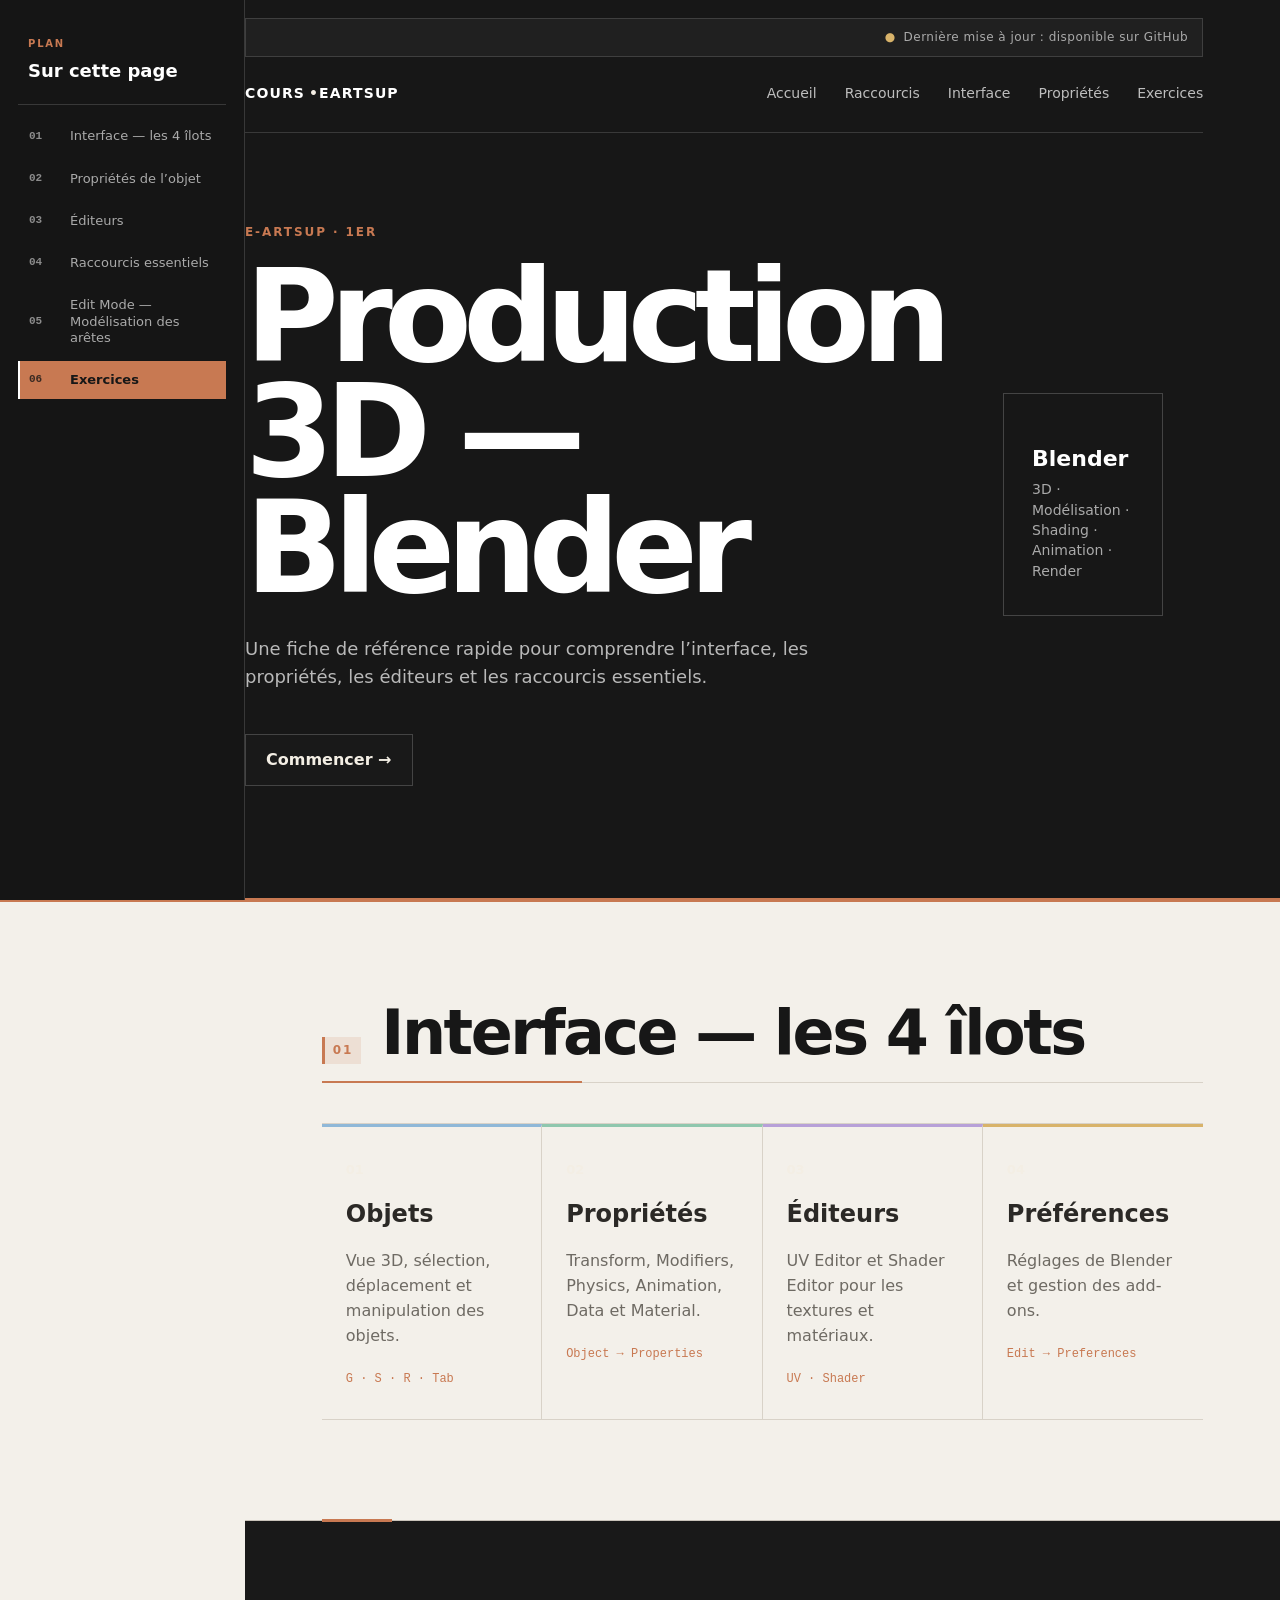
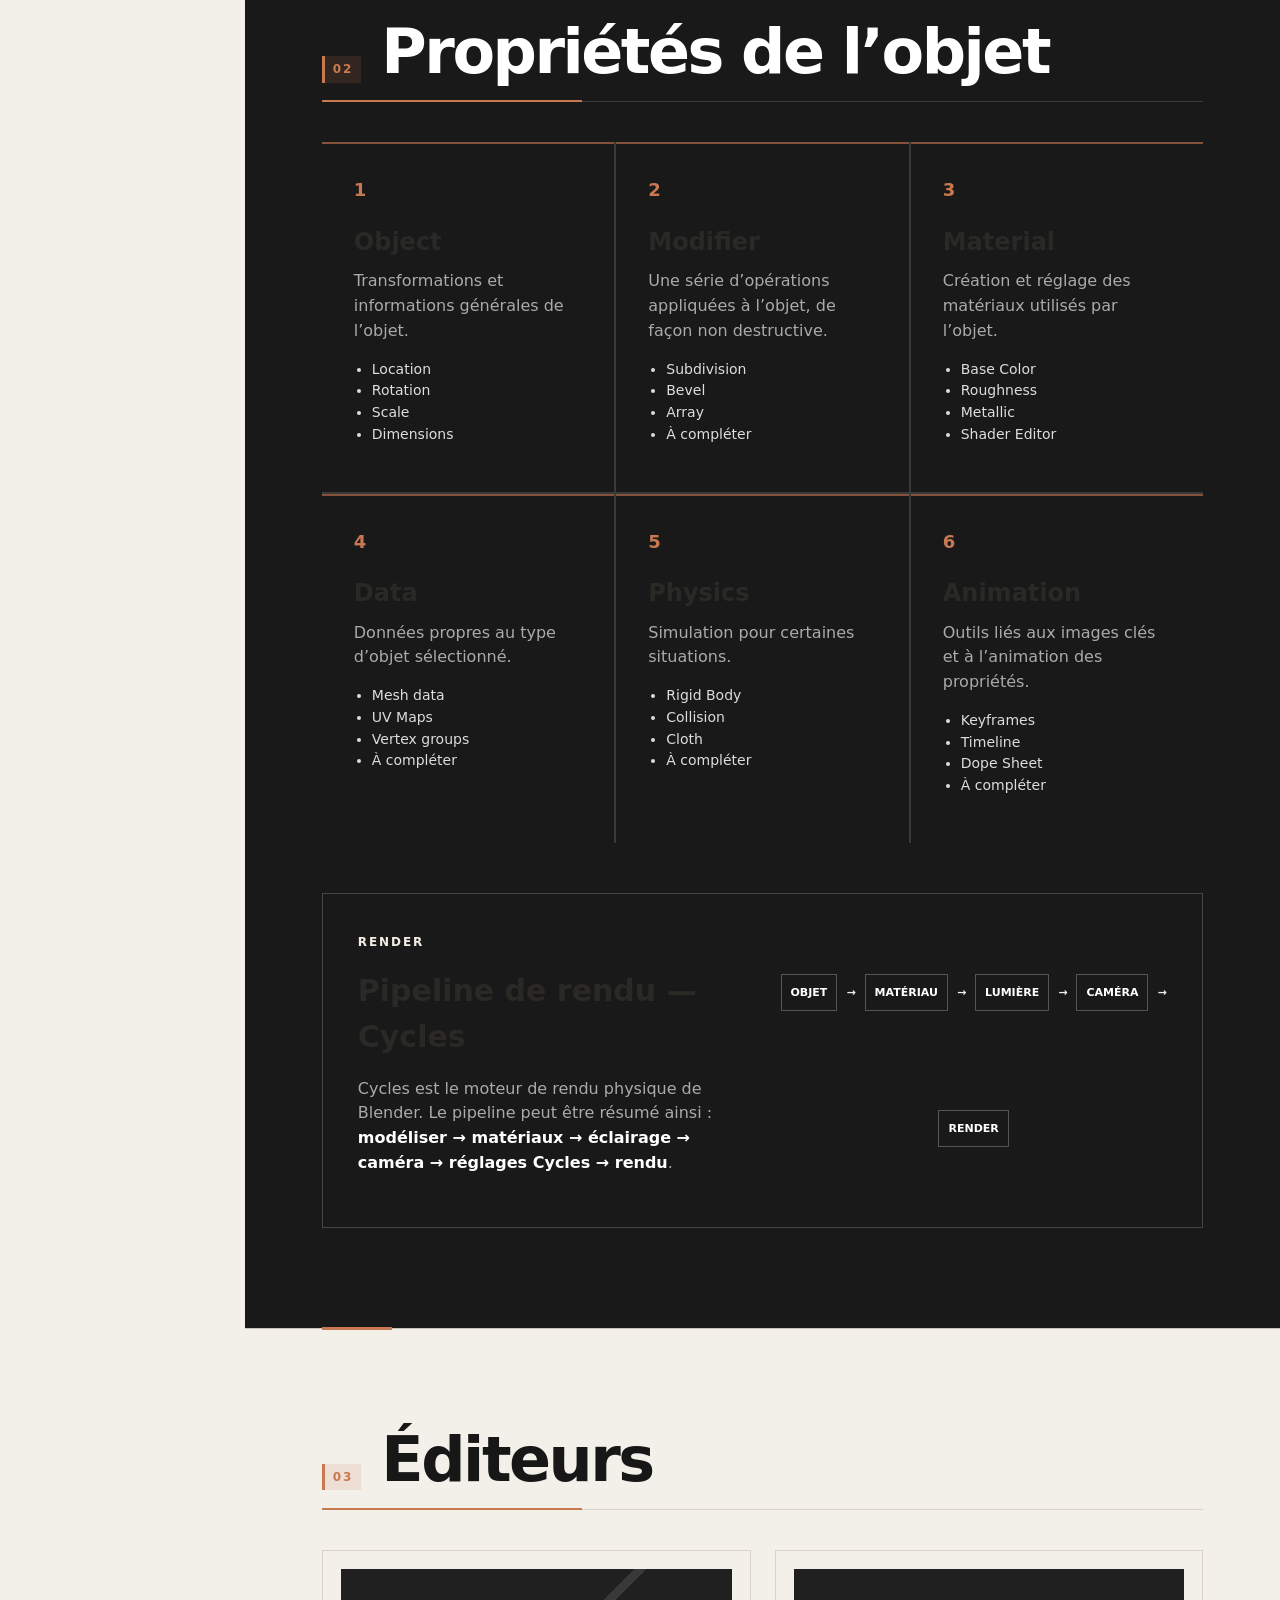
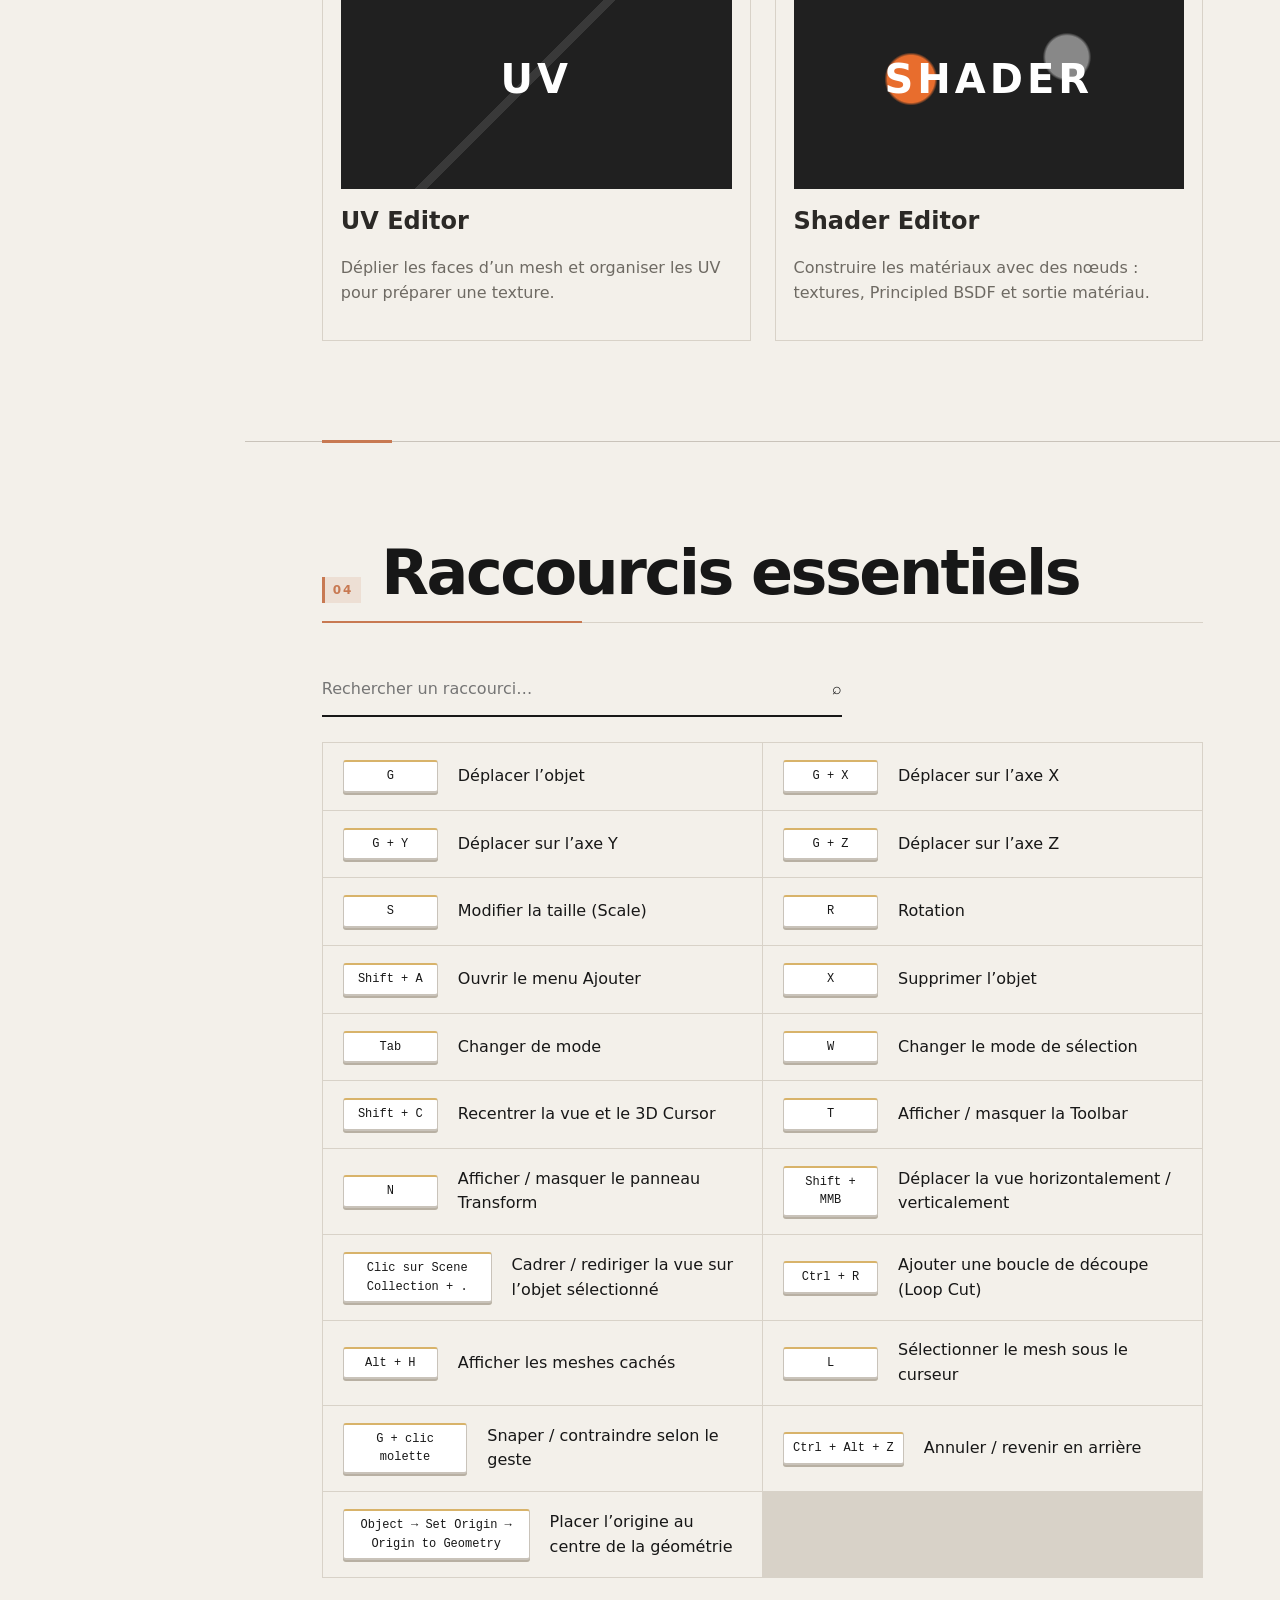
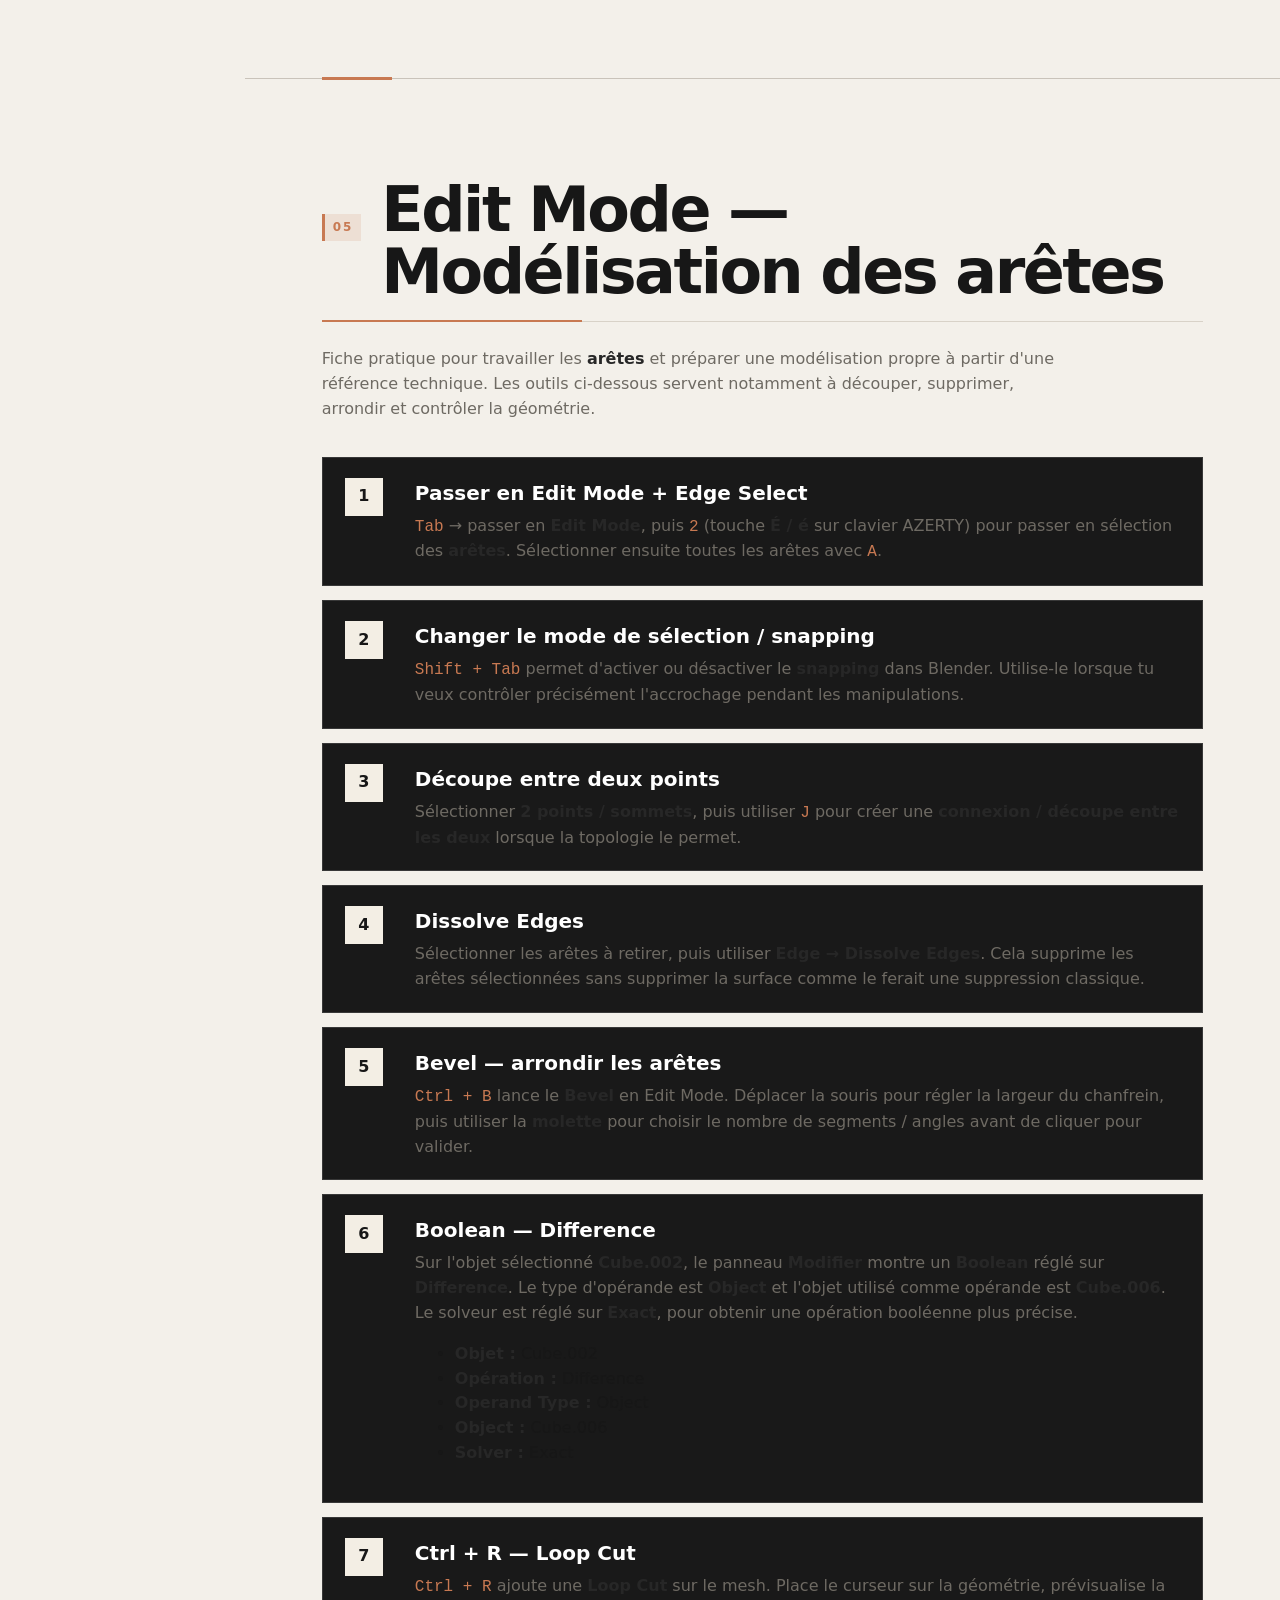
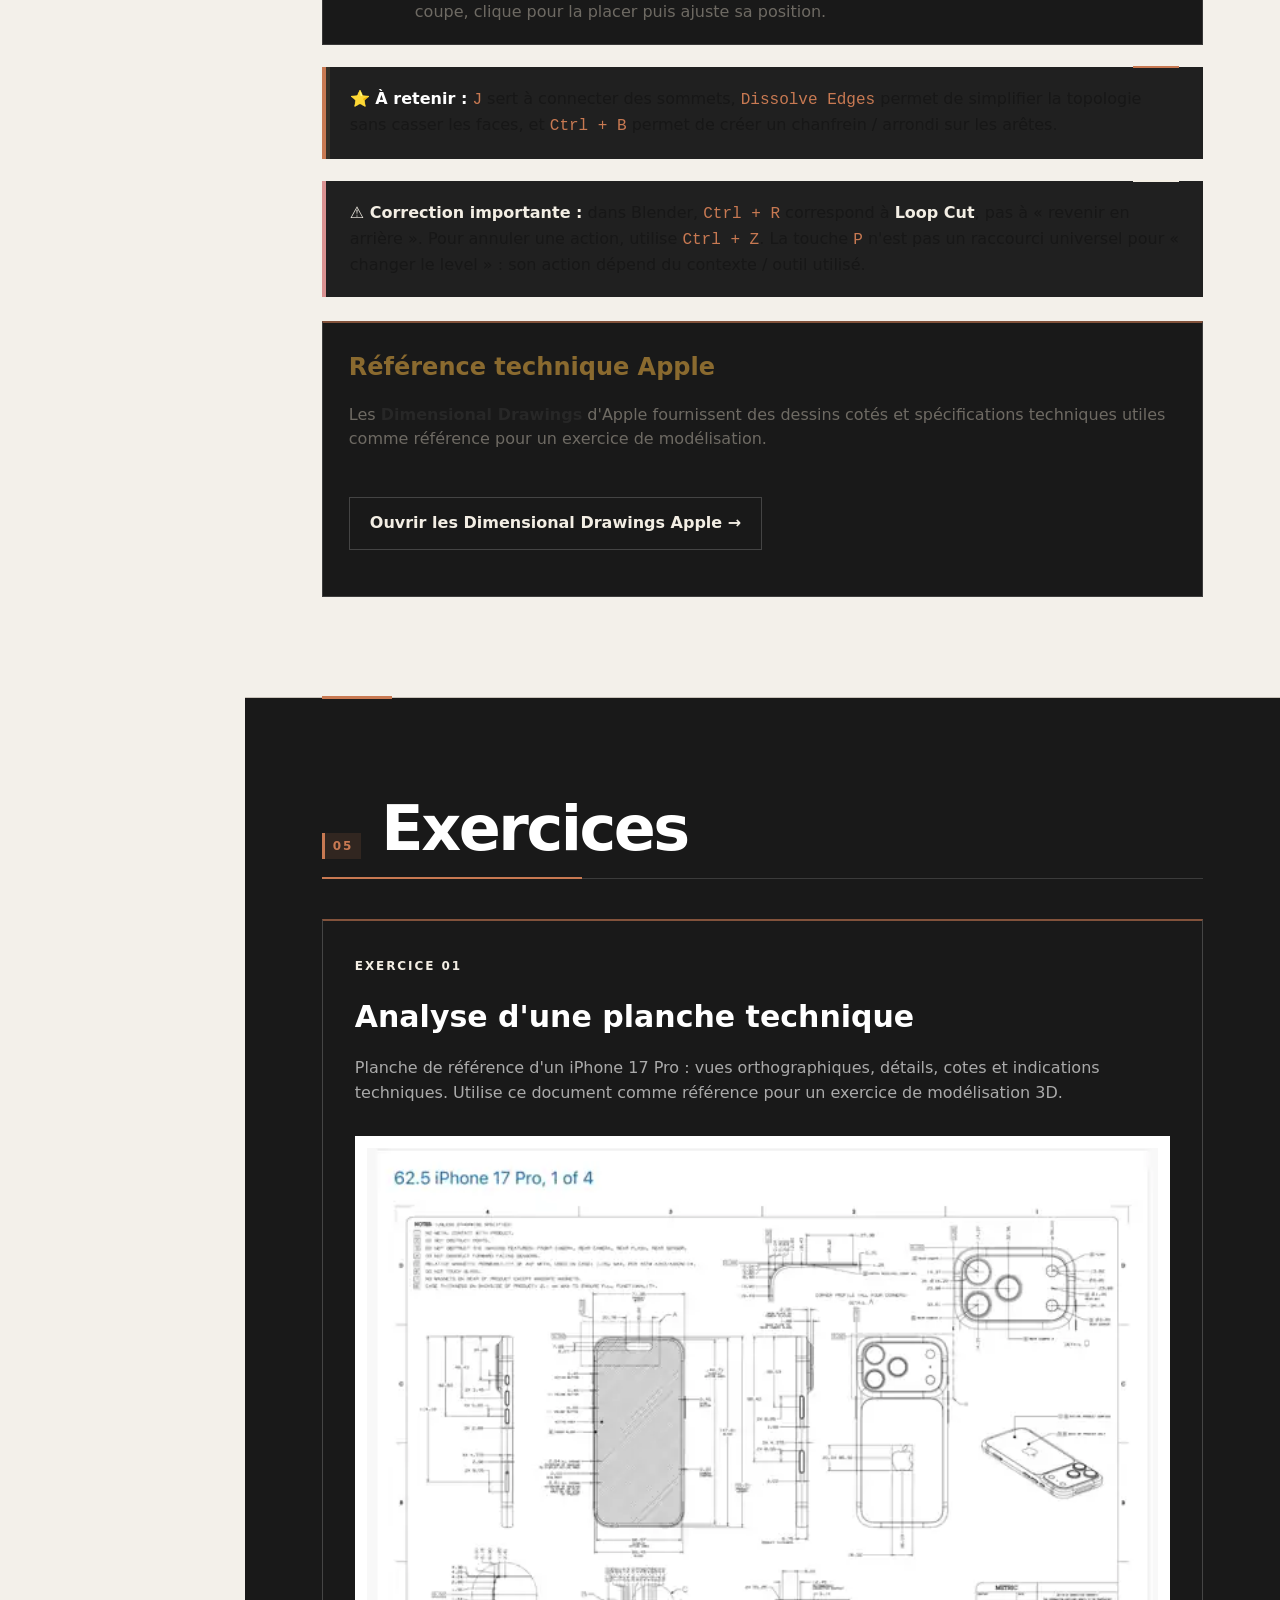
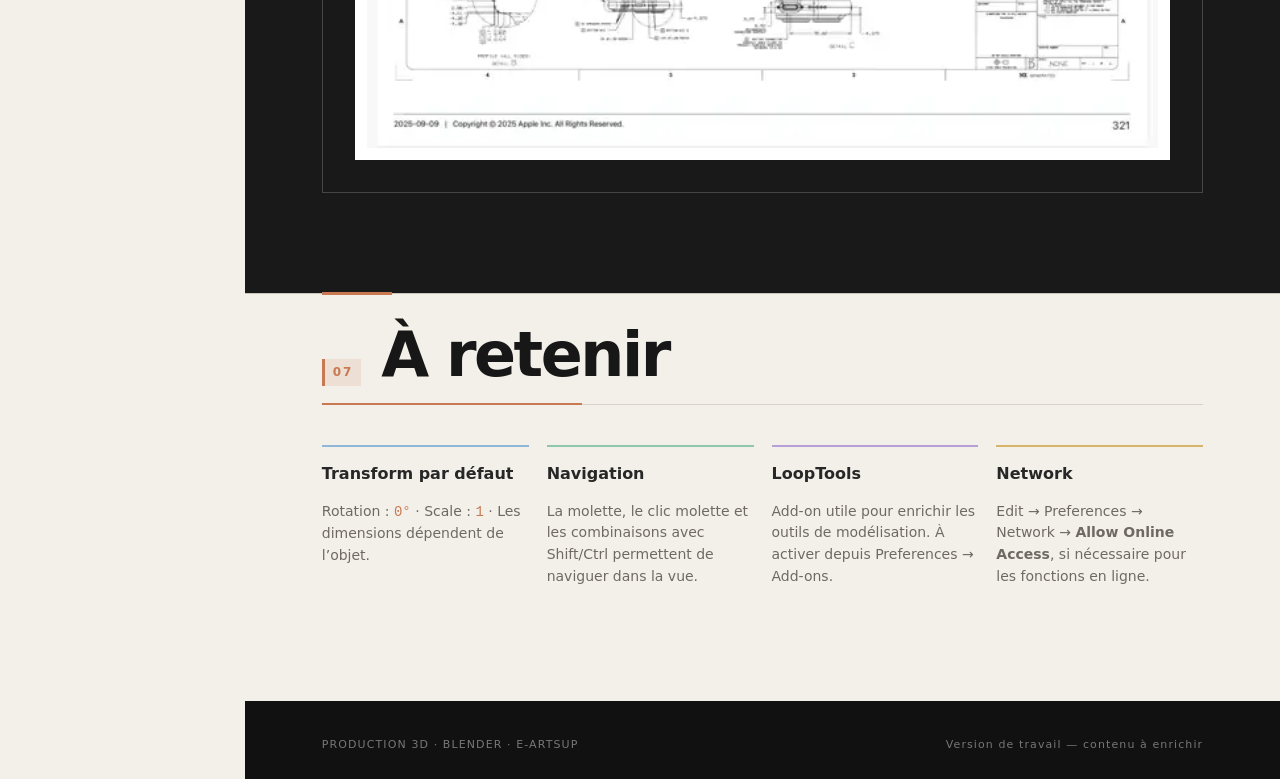
<file: production-3d.html>
<!doctype html>
<html lang="fr">
<head>
  <meta charset="utf-8">
  <meta name="viewport" content="width=device-width,initial-scale=1">
  <meta name="description" content="Production 3D — Blender — cours E-artsup">
  <title>Blender — Guide E-artsup</title>
  <link rel="stylesheet" href="style.css">
</head>
<body class="page-production3d">
<header class="hero">
  <nav class="nav"><a class="brand" href="index.html">COURS<span>•</span>EARTSUP</a><a href="index.html">Accueil</a><a href="#raccourcis">Raccourcis</a><a href="#interface">Interface</a><a href="#proprietes">Propriétés</a><a href="#exercices">Exercices</a></nav>
  <div class="hero-grid">
    <div><div class="eyebrow">E-ARTSUP · 1ER</div><h1>Production 3D — Blender</h1><p>Une fiche de référence rapide pour comprendre l’interface, les propriétés, les éditeurs et les raccourcis essentiels.</p><a class="button" href="#raccourcis">Commencer →</a></div>
    <div class="blender-card"><div class="cube"></div><div><strong>Blender</strong><small>3D · Modélisation · Shading · Animation · Render</small></div></div>
  </div>
</header>

<main>
<section id="interface" class="section"><div class="section-head"><span>01</span><h2>Interface — les 4 îlots</h2></div>
<div class="islands">
  <article><b>01</b><h3>Objets</h3><p>Vue 3D, sélection, déplacement et manipulation des objets.</p><code>G · S · R · Tab</code></article>
  <article><b>02</b><h3>Propriétés</h3><p>Transform, Modifiers, Physics, Animation, Data et Material.</p><code>Object → Properties</code></article>
  <article><b>03</b><h3>Éditeurs</h3><p>UV Editor et Shader Editor pour les textures et matériaux.</p><code>UV · Shader</code></article>
  <article><b>04</b><h3>Préférences</h3><p>Réglages de Blender et gestion des add-ons.</p><code>Edit → Preferences</code></article>
</div></section>

<section id="proprietes" class="section dark"><div class="section-head"><span>02</span><h2>Propriétés de l’objet</h2></div>
<div class="cards">
<article class="card"><div class="tag">1</div><h3>Object</h3><p>Transformations et informations générales de l’objet.</p><ul><li>Location</li><li>Rotation</li><li>Scale</li><li>Dimensions</li></ul></article>
<article class="card"><div class="tag">2</div><h3>Modifier</h3><p>Une série d’opérations appliquées à l’objet, de façon non destructive.</p><ul><li>Subdivision</li><li>Bevel</li><li>Array</li><li>À compléter</li></ul></article>
<article class="card"><div class="tag">3</div><h3>Material</h3><p>Création et réglage des matériaux utilisés par l’objet.</p><ul><li>Base Color</li><li>Roughness</li><li>Metallic</li><li>Shader Editor</li></ul></article>
<article class="card"><div class="tag">4</div><h3>Data</h3><p>Données propres au type d’objet sélectionné.</p><ul><li>Mesh data</li><li>UV Maps</li><li>Vertex groups</li><li>À compléter</li></ul></article>
<article class="card"><div class="tag">5</div><h3>Physics</h3><p>Simulation pour certaines situations.</p><ul><li>Rigid Body</li><li>Collision</li><li>Cloth</li><li>À compléter</li></ul></article>
<article class="card"><div class="tag">6</div><h3>Animation</h3><p>Outils liés aux images clés et à l’animation des propriétés.</p><ul><li>Keyframes</li><li>Timeline</li><li>Dope Sheet</li><li>À compléter</li></ul></article>
</div>
<div class="render"><div><span class="tag">RENDER</span><h3>Pipeline de rendu — Cycles</h3><p>Cycles est le moteur de rendu physique de Blender. Le pipeline peut être résumé ainsi : <strong>modéliser → matériaux → éclairage → caméra → réglages Cycles → rendu</strong>.</p></div><div class="flow"><span>OBJET</span><i>→</i><span>MATÉRIAU</span><i>→</i><span>LUMIÈRE</span><i>→</i><span>CAMÉRA</span><i>→</i><span>RENDER</span></div></div>
</section>

<section id="editeurs" class="section"><div class="section-head"><span>03</span><h2>Éditeurs</h2></div>
<div class="editor-grid"><article><div class="editor-art uv"><span>UV</span></div><h3>UV Editor</h3><p>Déplier les faces d’un mesh et organiser les UV pour préparer une texture.</p></article><article><div class="editor-art shader"><span>SHADER</span></div><h3>Shader Editor</h3><p>Construire les matériaux avec des nœuds : textures, Principled BSDF et sortie matériau.</p></article></div>
</section>

<section id="raccourcis" class="section shortcuts"><div class="section-head"><span>04</span><h2>Raccourcis essentiels</h2></div>
<div class="search"><input id="search" type="search" placeholder="Rechercher un raccourci…"><span>⌕</span></div>
<div id="shortcut-list" class="shortcut-list">
<div class="shortcut"><kbd>G</kbd><span>Déplacer l’objet</span></div><div class="shortcut"><kbd>G + X</kbd><span>Déplacer sur l’axe X</span></div><div class="shortcut"><kbd>G + Y</kbd><span>Déplacer sur l’axe Y</span></div><div class="shortcut"><kbd>G + Z</kbd><span>Déplacer sur l’axe Z</span></div><div class="shortcut"><kbd>S</kbd><span>Modifier la taille (Scale)</span></div><div class="shortcut"><kbd>R</kbd><span>Rotation</span></div><div class="shortcut"><kbd>Shift + A</kbd><span>Ouvrir le menu Ajouter</span></div><div class="shortcut"><kbd>X</kbd><span>Supprimer l’objet</span></div><div class="shortcut"><kbd>Tab</kbd><span>Changer de mode</span></div><div class="shortcut"><kbd>W</kbd><span>Changer le mode de sélection</span></div><div class="shortcut"><kbd>Shift + C</kbd><span>Recentrer la vue et le 3D Cursor</span></div><div class="shortcut"><kbd>T</kbd><span>Afficher / masquer la Toolbar</span></div><div class="shortcut"><kbd>N</kbd><span>Afficher / masquer le panneau Transform</span></div><div class="shortcut"><kbd>Shift + MMB</kbd><span>Déplacer la vue horizontalement / verticalement</span></div><div class="shortcut"><kbd>Clic sur Scene Collection + .</kbd><span>Cadrer / rediriger la vue sur l’objet sélectionné</span></div><div class="shortcut"><kbd>Ctrl + R</kbd><span>Ajouter une boucle de découpe (Loop Cut)</span></div><div class="shortcut"><kbd>Alt + H</kbd><span>Afficher les meshes cachés</span></div><div class="shortcut"><kbd>L</kbd><span>Sélectionner le mesh sous le curseur</span></div><div class="shortcut"><kbd>G + clic molette</kbd><span>Snaper / contraindre selon le geste</span></div><div class="shortcut"><kbd>Ctrl + Alt + Z</kbd><span>Annuler / revenir en arrière</span></div><div class="shortcut"><kbd>Object → Set Origin → Origin to Geometry</kbd><span>Placer l’origine au centre de la géométrie</span></div>
</div></section>

<section id="modelisation-edit" class="section">
<div class="section-head"><span>05</span><h2>Edit Mode — Modélisation des arêtes</h2></div>
<div class="section-intro"><p>Fiche pratique pour travailler les <strong>arêtes</strong> et préparer une modélisation propre à partir d'une référence technique. Les outils ci-dessous servent notamment à découper, supprimer, arrondir et contrôler la géométrie.</p></div>

<div class="course-steps">
<div class="course-step"><div class="number">1</div><div><h3>Passer en Edit Mode + Edge Select</h3><p><code>Tab</code> → passer en <strong>Edit Mode</strong>, puis <code>2</code> (touche <strong>É / é</strong> sur clavier AZERTY) pour passer en sélection des <strong>arêtes</strong>. Sélectionner ensuite toutes les arêtes avec <code>A</code>.</p></div></div>

<div class="course-step"><div class="number">2</div><div><h3>Changer le mode de sélection / snapping</h3><p><code>Shift + Tab</code> permet d'activer ou désactiver le <strong>snapping</strong> dans Blender. Utilise-le lorsque tu veux contrôler précisément l'accrochage pendant les manipulations.</p></div></div>

<div class="course-step"><div class="number">3</div><div><h3>Découpe entre deux points</h3><p>Sélectionner <strong>2 points / sommets</strong>, puis utiliser <code>J</code> pour créer une <strong>connexion / découpe entre les deux</strong> lorsque la topologie le permet.</p></div></div>

<div class="course-step"><div class="number">4</div><div><h3>Dissolve Edges</h3><p>Sélectionner les arêtes à retirer, puis utiliser <strong>Edge → Dissolve Edges</strong>. Cela supprime les arêtes sélectionnées sans supprimer la surface comme le ferait une suppression classique.</p></div></div>

<div class="course-step"><div class="number">5</div><div><h3>Bevel — arrondir les arêtes</h3><p><code>Ctrl + B</code> lance le <strong>Bevel</strong> en Edit Mode. Déplacer la souris pour régler la largeur du chanfrein, puis utiliser la <strong>molette</strong> pour choisir le nombre de segments / angles avant de cliquer pour valider.</p></div></div>

<div class="course-step"><div class="number">6</div><div><h3>Boolean — Difference</h3><p>Sur l'objet sélectionné <strong>Cube.002</strong>, le panneau <strong>Modifier</strong> montre un <strong>Boolean</strong> réglé sur <strong>Difference</strong>. Le type d'opérande est <strong>Object</strong> et l'objet utilisé comme opérande est <strong>Cube.006</strong>. Le solveur est réglé sur <strong>Exact</strong>, pour obtenir une opération booléenne plus précise.</p><ul><li><strong>Objet :</strong> Cube.002</li><li><strong>Opération :</strong> Difference</li><li><strong>Operand Type :</strong> Object</li><li><strong>Object :</strong> Cube.006</li><li><strong>Solver :</strong> Exact</li></ul></div></div>

<div class="course-step"><div class="number">7</div><div><h3>Ctrl + R — Loop Cut</h3><p><code>Ctrl + R</code> ajoute une <strong>Loop Cut</strong> sur le mesh. Place le curseur sur la géométrie, prévisualise la coupe, clique pour la placer puis ajuste sa position.</p></div></div>
</div>

<div class="important"><strong>⭐ À retenir :</strong> <code>J</code> sert à connecter des sommets, <code>Dissolve Edges</code> permet de simplifier la topologie sans casser les faces, et <code>Ctrl + B</code> permet de créer un chanfrein / arrondi sur les arêtes.</div>

<div class="warning"><strong>⚠️ Correction importante :</strong> dans Blender, <code>Ctrl + R</code> correspond à <strong>Loop Cut</strong>, pas à « revenir en arrière ». Pour annuler une action, utilise <code>Ctrl + Z</code>. La touche <code>P</code> n'est pas un raccourci universel pour « changer le level » : son action dépend du contexte / outil utilisé.</div>

<div class="resource-card" style="max-width:1180px;margin:24px auto 0">
<h3>Référence technique Apple</h3>
<p>Les <strong>Dimensional Drawings</strong> d'Apple fournissent des dessins cotés et spécifications techniques utiles comme référence pour un exercice de modélisation.</p>
<p><a class="button" href="https://developer.apple.com/accessories/dimensional-drawings/" target="_blank" rel="noopener noreferrer">Ouvrir les Dimensional Drawings Apple →</a></p>
</div>
</section>
<section id="exercices" class="section dark"><div class="section-head"><span>05</span><h2>Exercices</h2></div><div class="exercise-card"><div><span class="tag">EXERCICE 01</span><h3>Analyse d'une planche technique</h3><p>Planche de référence d'un iPhone 17 Pro : vues orthographiques, détails, cotes et indications techniques. Utilise ce document comme référence pour un exercice de modélisation 3D.</p></div><div class="exercise-document"><img class="exercise-image" src="assets/iphone-17-pro-planche.webp" alt="Planche technique iPhone 17 Pro — 62.5 iPhone 17 Pro, 1 of 4"></div></div></section>
<section class="section tips"><div class="section-head"><span>07</span><h2>À retenir</h2></div><div class="tips-grid"><div><strong>Transform par défaut</strong><p>Rotation : <code>0°</code> · Scale : <code>1</code> · Les dimensions dépendent de l’objet.</p></div><div><strong>Navigation</strong><p>La molette, le clic molette et les combinaisons avec Shift/Ctrl permettent de naviguer dans la vue.</p></div><div><strong>LoopTools</strong><p>Add-on utile pour enrichir les outils de modélisation. À activer depuis Preferences → Add-ons.</p></div><div><strong>Network</strong><p>Edit → Preferences → Network → <b>Allow Online Access</b>, si nécessaire pour les fonctions en ligne.</p></div></div></section>
</main>
<footer><span>PRODUCTION 3D · BLENDER · E-ARTSUP</span><span>Version de travail — contenu à enrichir</span></footer>
<script src="script.js"></script>
</body></html>
</file>
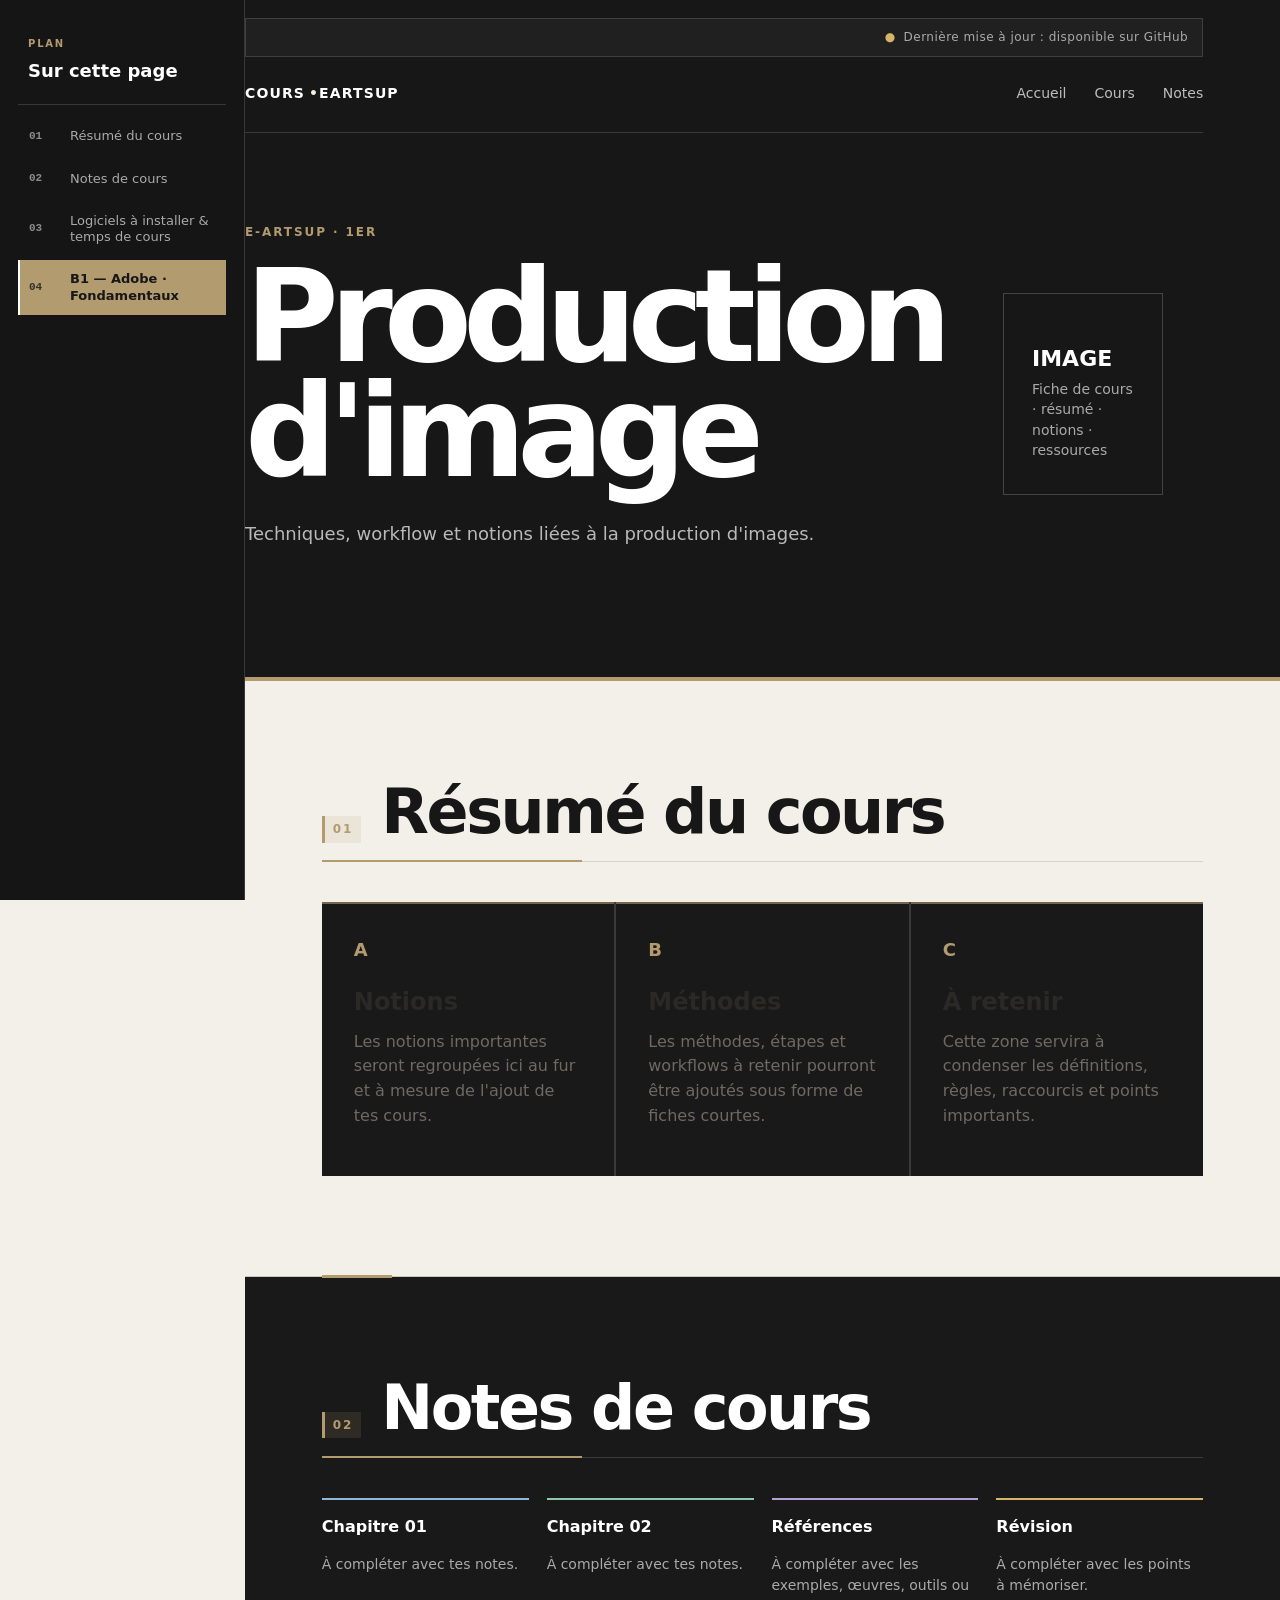
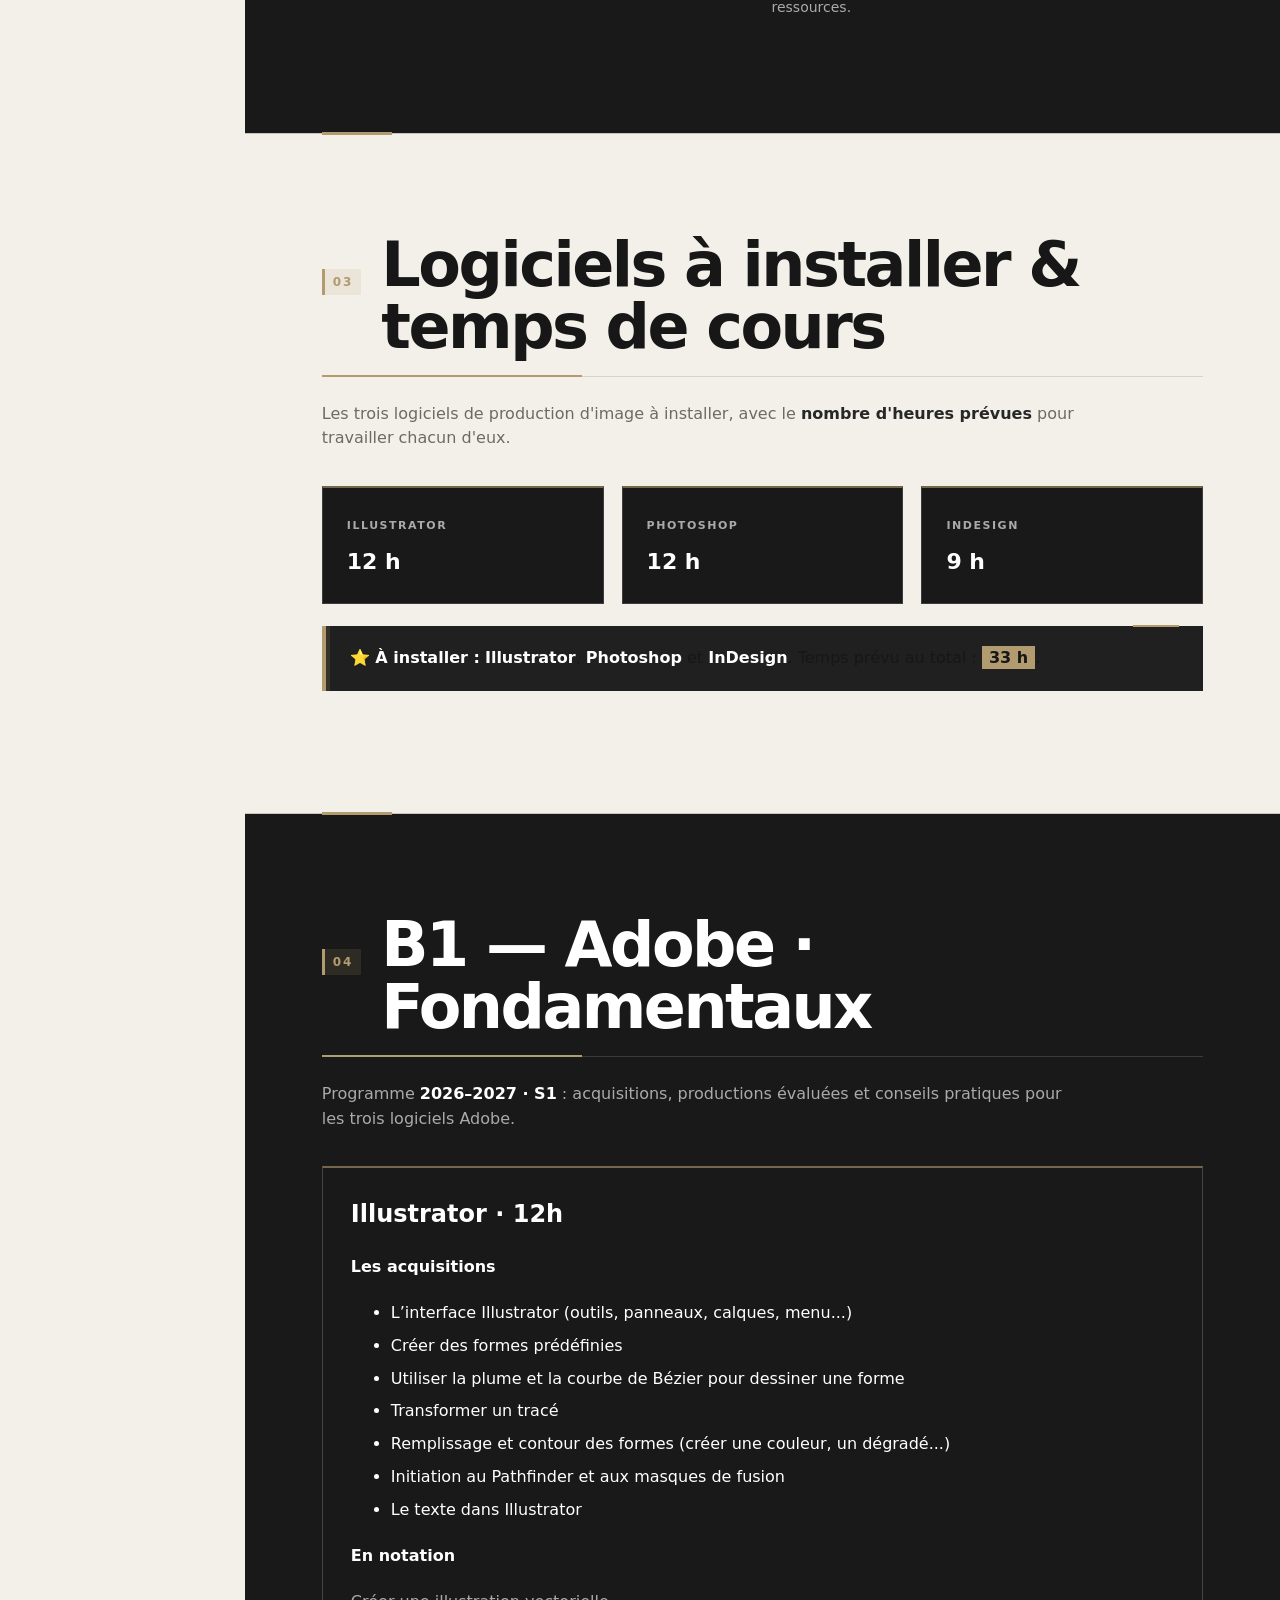
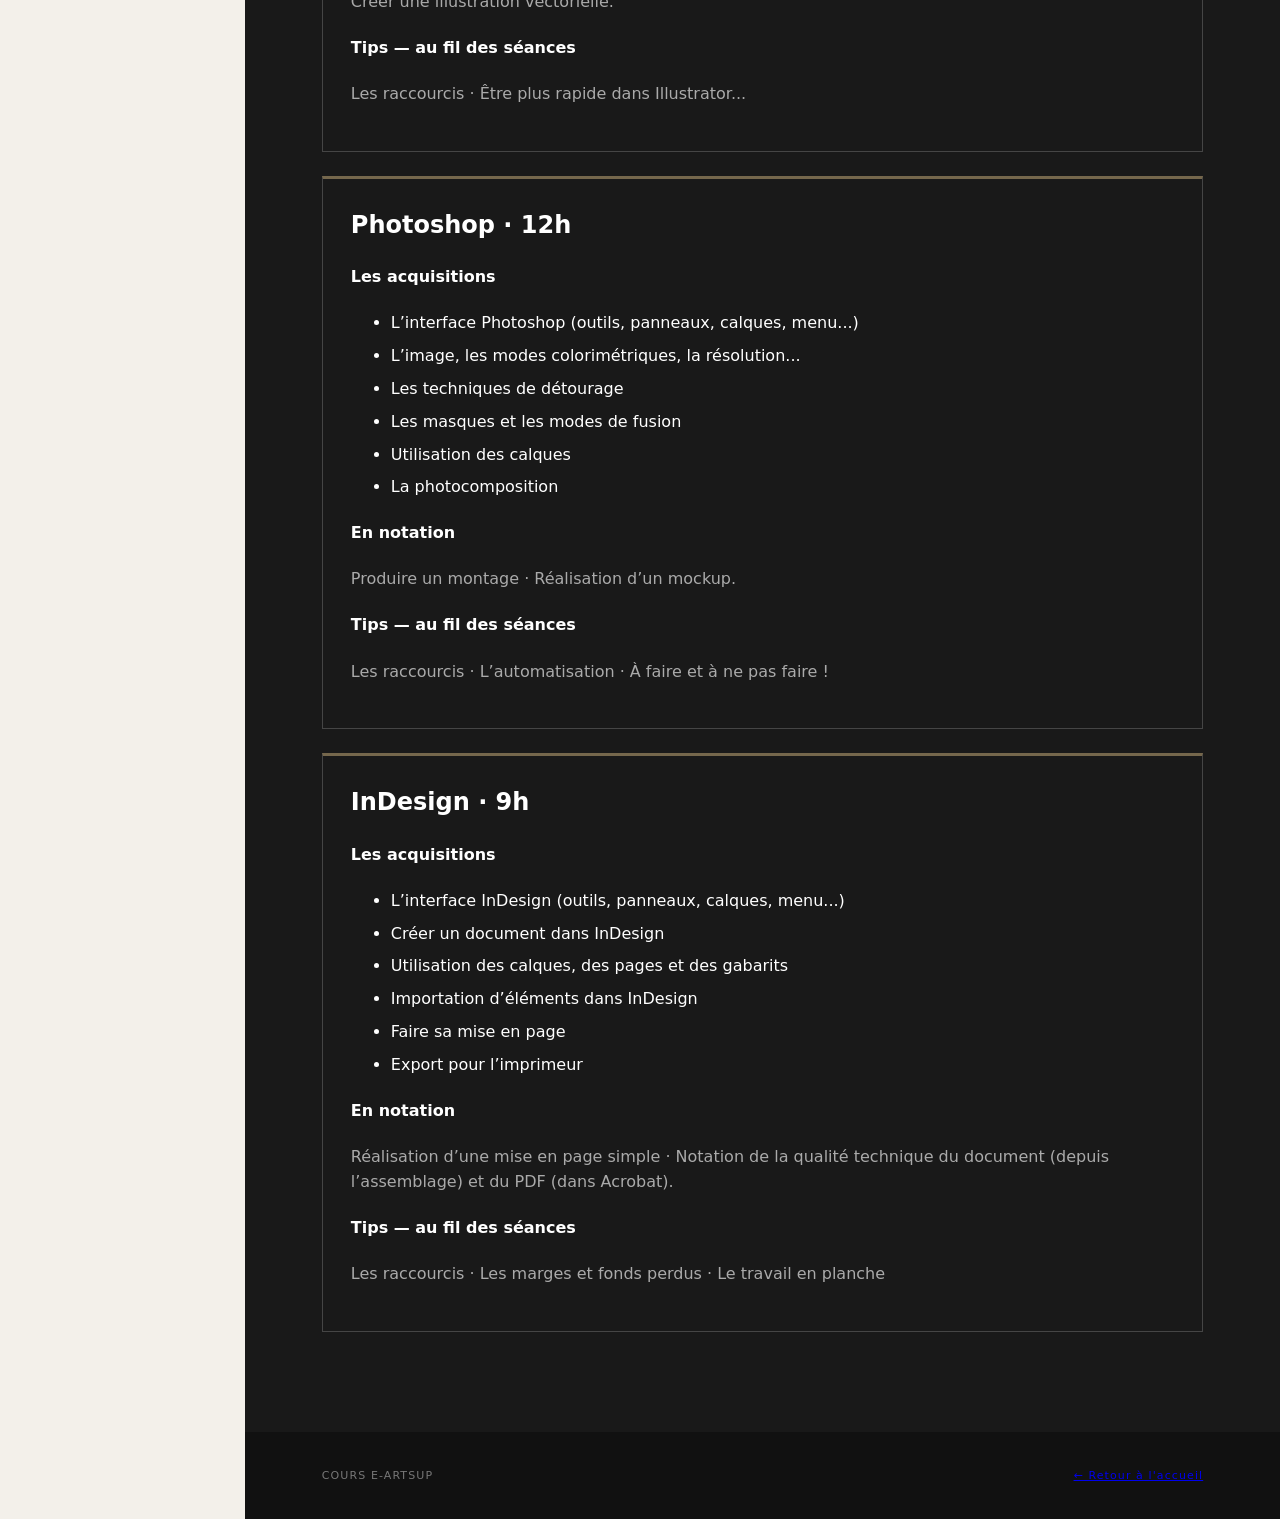
<file: production-image.html>
<!doctype html>
<html lang="fr"><head><meta charset="utf-8"><meta name="viewport" content="width=device-width,initial-scale=1"><meta name="description" content="Production d'image — résumé de cours E-artsup"><title>Production d'image — Cours E-artsup</title><link rel="stylesheet" href="style.css"></head>
<body class="page-production-image"><header class="hero"><nav class="nav"><a class="brand" href="index.html">COURS<span>•</span>EARTSUP</a><a href="index.html">Accueil</a><a href="#cours">Cours</a><a href="#notes">Notes</a></nav>
<div class="hero-grid"><div><div class="eyebrow">E-ARTSUP · 1ER</div><h1>Production d'image</h1><p>Techniques, workflow et notions liées à la production d'images.</p></div><div class="blender-card"><div class="cube"></div><div><strong>IMAGE</strong><small>Fiche de cours · résumé · notions · ressources</small></div></div></div></header>
<main><section id="cours" class="section"><div class="section-head"><span>01</span><h2>Résumé du cours</h2></div><div class="cards"><article class="card"><div class="tag">A</div><h3>Notions</h3><p>Les notions importantes seront regroupées ici au fur et à mesure de l'ajout de tes cours.</p></article><article class="card"><div class="tag">B</div><h3>Méthodes</h3><p>Les méthodes, étapes et workflows à retenir pourront être ajoutés sous forme de fiches courtes.</p></article><article class="card"><div class="tag">C</div><h3>À retenir</h3><p>Cette zone servira à condenser les définitions, règles, raccourcis et points importants.</p></article></div></section>
<section id="notes" class="section dark"><div class="section-head"><span>02</span><h2>Notes de cours</h2></div><div class="tips-grid"><div><strong>Chapitre 01</strong><p>À compléter avec tes notes.</p></div><div><strong>Chapitre 02</strong><p>À compléter avec tes notes.</p></div><div><strong>Références</strong><p>À compléter avec les exemples, œuvres, outils ou ressources.</p></div><div><strong>Révision</strong><p>À compléter avec les points à mémoriser.</p></div></div></section><section id="logiciels" class="section"><div class="section-head"><span>03</span><h2>Logiciels à installer & temps de cours</h2></div>
<div class="section-intro"><p>Les trois logiciels de production d'image à installer, avec le <strong>nombre d'heures prévues</strong> pour travailler chacun d'eux.</p></div>
<div class="unreal-overview">
<div class="unreal-stat"><span class="label">Illustrator</span><strong>12 h</strong></div>
<div class="unreal-stat"><span class="label">Photoshop</span><strong>12 h</strong></div>
<div class="unreal-stat"><span class="label">InDesign</span><strong>9 h</strong></div>
</div>
<div class="important"><strong>⭐ À installer :</strong> <strong>Illustrator</strong>, <strong>Photoshop</strong> et <strong>InDesign</strong>. Temps prévu au total : <span class="highlight">33 h</span>.</div>
</section>
<section id="programme" class="section dark"><div class="section-head"><span>04</span><h2>B1 — Adobe · Fondamentaux</h2></div>
<div class="section-intro"><p>Programme <strong>2026–2027 · S1</strong> : acquisitions, productions évaluées et conseils pratiques pour les trois logiciels Adobe.</p></div>
<div class="blueprint-list">
<div class="blueprint-item"><h3>Illustrator · 12h</h3><h4>Les acquisitions</h4><ul><li>L’interface Illustrator (outils, panneaux, calques, menu...)</li><li>Créer des formes prédéfinies</li><li>Utiliser la plume et la courbe de Bézier pour dessiner une forme</li><li>Transformer un tracé</li><li>Remplissage et contour des formes (créer une couleur, un dégradé...)</li><li>Initiation au Pathfinder et aux masques de fusion</li><li>Le texte dans Illustrator</li></ul><h4>En notation</h4><p>Créer une illustration vectorielle.</p><h4>Tips — au fil des séances</h4><p>Les raccourcis · Être plus rapide dans Illustrator...</p></div>
<div class="blueprint-item"><h3>Photoshop · 12h</h3><h4>Les acquisitions</h4><ul><li>L’interface Photoshop (outils, panneaux, calques, menu...)</li><li>L’image, les modes colorimétriques, la résolution...</li><li>Les techniques de détourage</li><li>Les masques et les modes de fusion</li><li>Utilisation des calques</li><li>La photocomposition</li></ul><h4>En notation</h4><p>Produire un montage · Réalisation d’un mockup.</p><h4>Tips — au fil des séances</h4><p>Les raccourcis · L’automatisation · À faire et à ne pas faire !</p></div>
<div class="blueprint-item"><h3>InDesign · 9h</h3><h4>Les acquisitions</h4><ul><li>L’interface InDesign (outils, panneaux, calques, menu...)</li><li>Créer un document dans InDesign</li><li>Utilisation des calques, des pages et des gabarits</li><li>Importation d’éléments dans InDesign</li><li>Faire sa mise en page</li><li>Export pour l’imprimeur</li></ul><h4>En notation</h4><p>Réalisation d’une mise en page simple · Notation de la qualité technique du document (depuis l’assemblage) et du PDF (dans Acrobat).</p><h4>Tips — au fil des séances</h4><p>Les raccourcis · Les marges et fonds perdus · Le travail en planche</p></div>
</div></section>
</main>
<footer><span>COURS E-ARTSUP</span><span><a href="index.html">← Retour à l'accueil</a></span></footer><script src="script.js" defer></script></body></html>
</file>
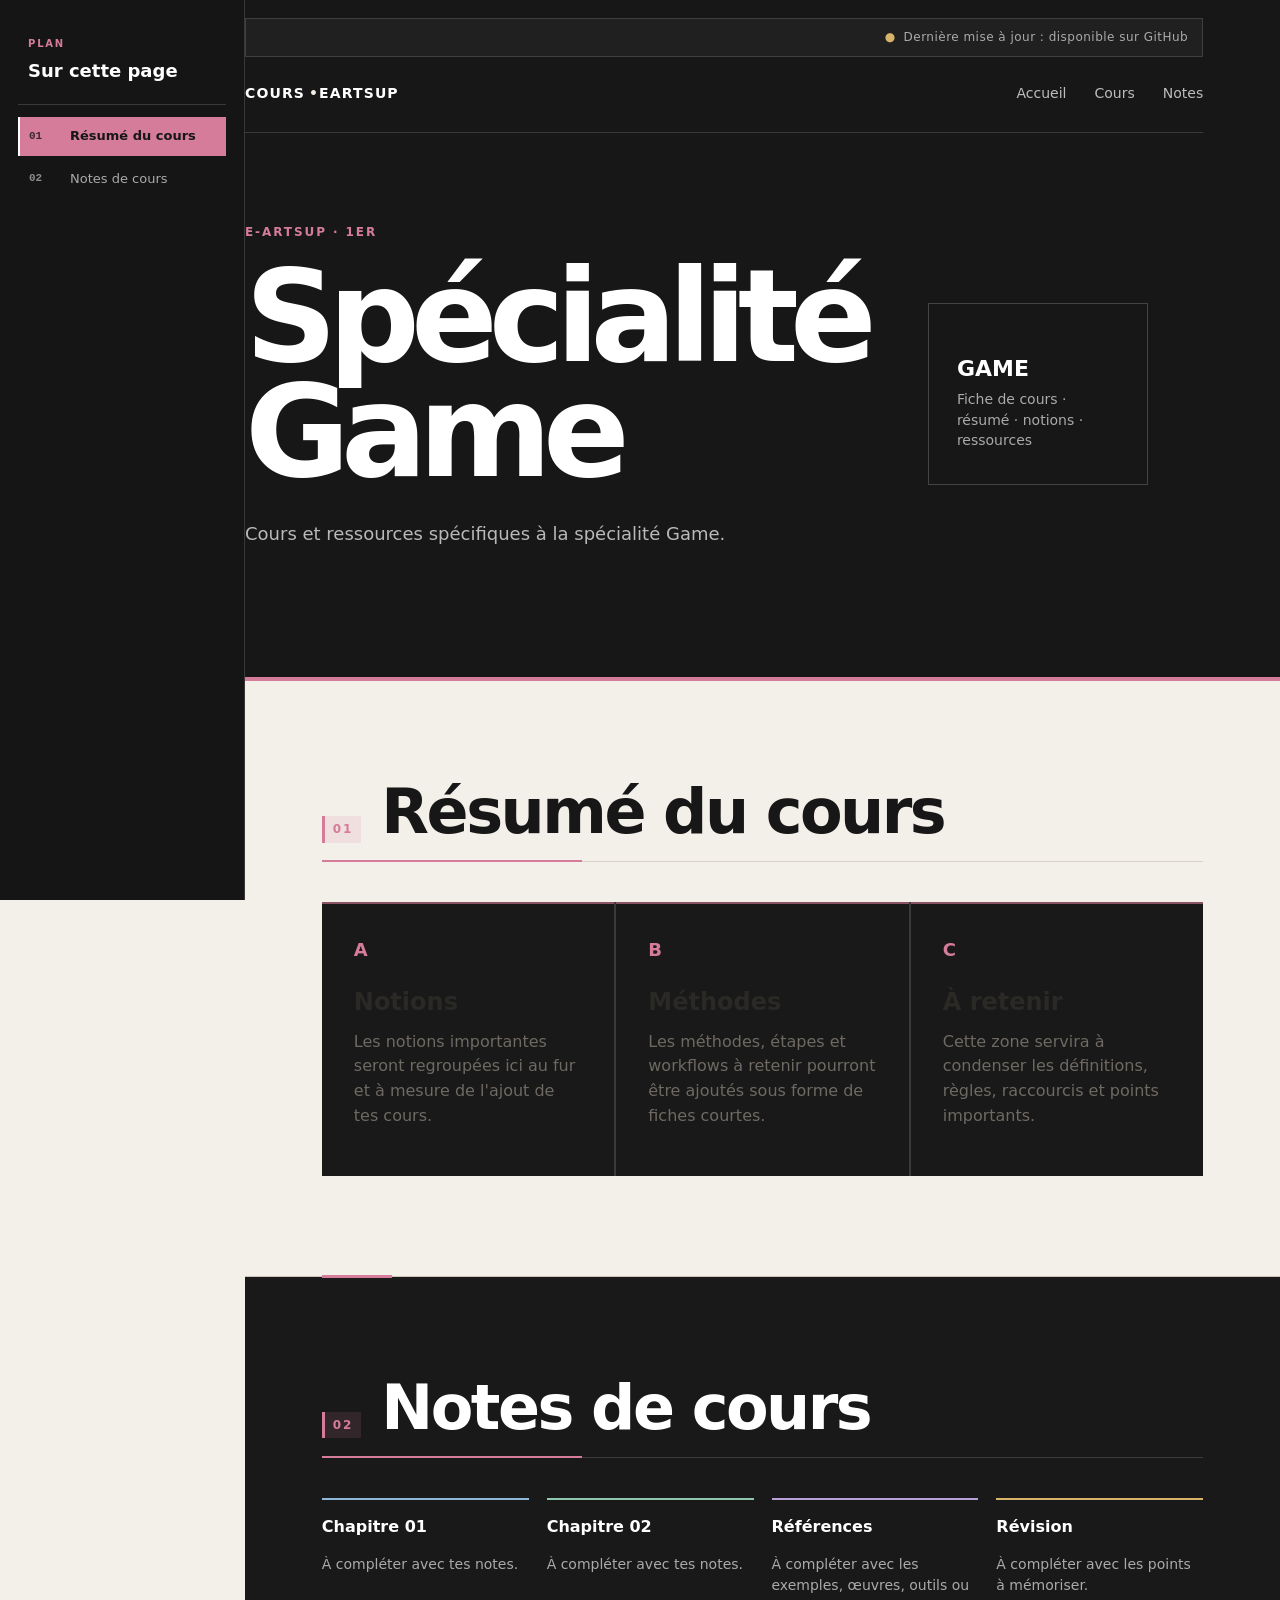
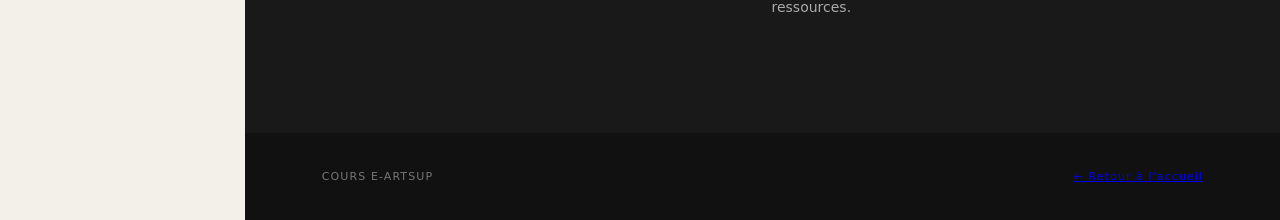
<file: specialite-game.html>
<!doctype html>
<html lang="fr"><head><meta charset="utf-8"><meta name="viewport" content="width=device-width,initial-scale=1"><meta name="description" content="Spécialité Game — résumé de cours E-artsup"><title>Spécialité Game — Cours E-artsup</title><link rel="stylesheet" href="style.css"></head>
<body class="page-specialite-game"><header class="hero"><nav class="nav"><a class="brand" href="index.html">COURS<span>•</span>EARTSUP</a><a href="index.html">Accueil</a><a href="#cours">Cours</a><a href="#notes">Notes</a></nav>
<div class="hero-grid"><div><div class="eyebrow">E-ARTSUP · 1ER</div><h1>Spécialité Game</h1><p>Cours et ressources spécifiques à la spécialité Game.</p></div><div class="blender-card"><div class="cube"></div><div><strong>GAME</strong><small>Fiche de cours · résumé · notions · ressources</small></div></div></div></header>
<main><section id="cours" class="section"><div class="section-head"><span>01</span><h2>Résumé du cours</h2></div><div class="cards"><article class="card"><div class="tag">A</div><h3>Notions</h3><p>Les notions importantes seront regroupées ici au fur et à mesure de l'ajout de tes cours.</p></article><article class="card"><div class="tag">B</div><h3>Méthodes</h3><p>Les méthodes, étapes et workflows à retenir pourront être ajoutés sous forme de fiches courtes.</p></article><article class="card"><div class="tag">C</div><h3>À retenir</h3><p>Cette zone servira à condenser les définitions, règles, raccourcis et points importants.</p></article></div></section>
<section id="notes" class="section dark"><div class="section-head"><span>02</span><h2>Notes de cours</h2></div><div class="tips-grid"><div><strong>Chapitre 01</strong><p>À compléter avec tes notes.</p></div><div><strong>Chapitre 02</strong><p>À compléter avec tes notes.</p></div><div><strong>Références</strong><p>À compléter avec les exemples, œuvres, outils ou ressources.</p></div><div><strong>Révision</strong><p>À compléter avec les points à mémoriser.</p></div></div></section></main>
<footer><span>COURS E-ARTSUP</span><span><a href="index.html">← Retour à l'accueil</a></span></footer><script src="script.js" defer></script></body></html>
</file>
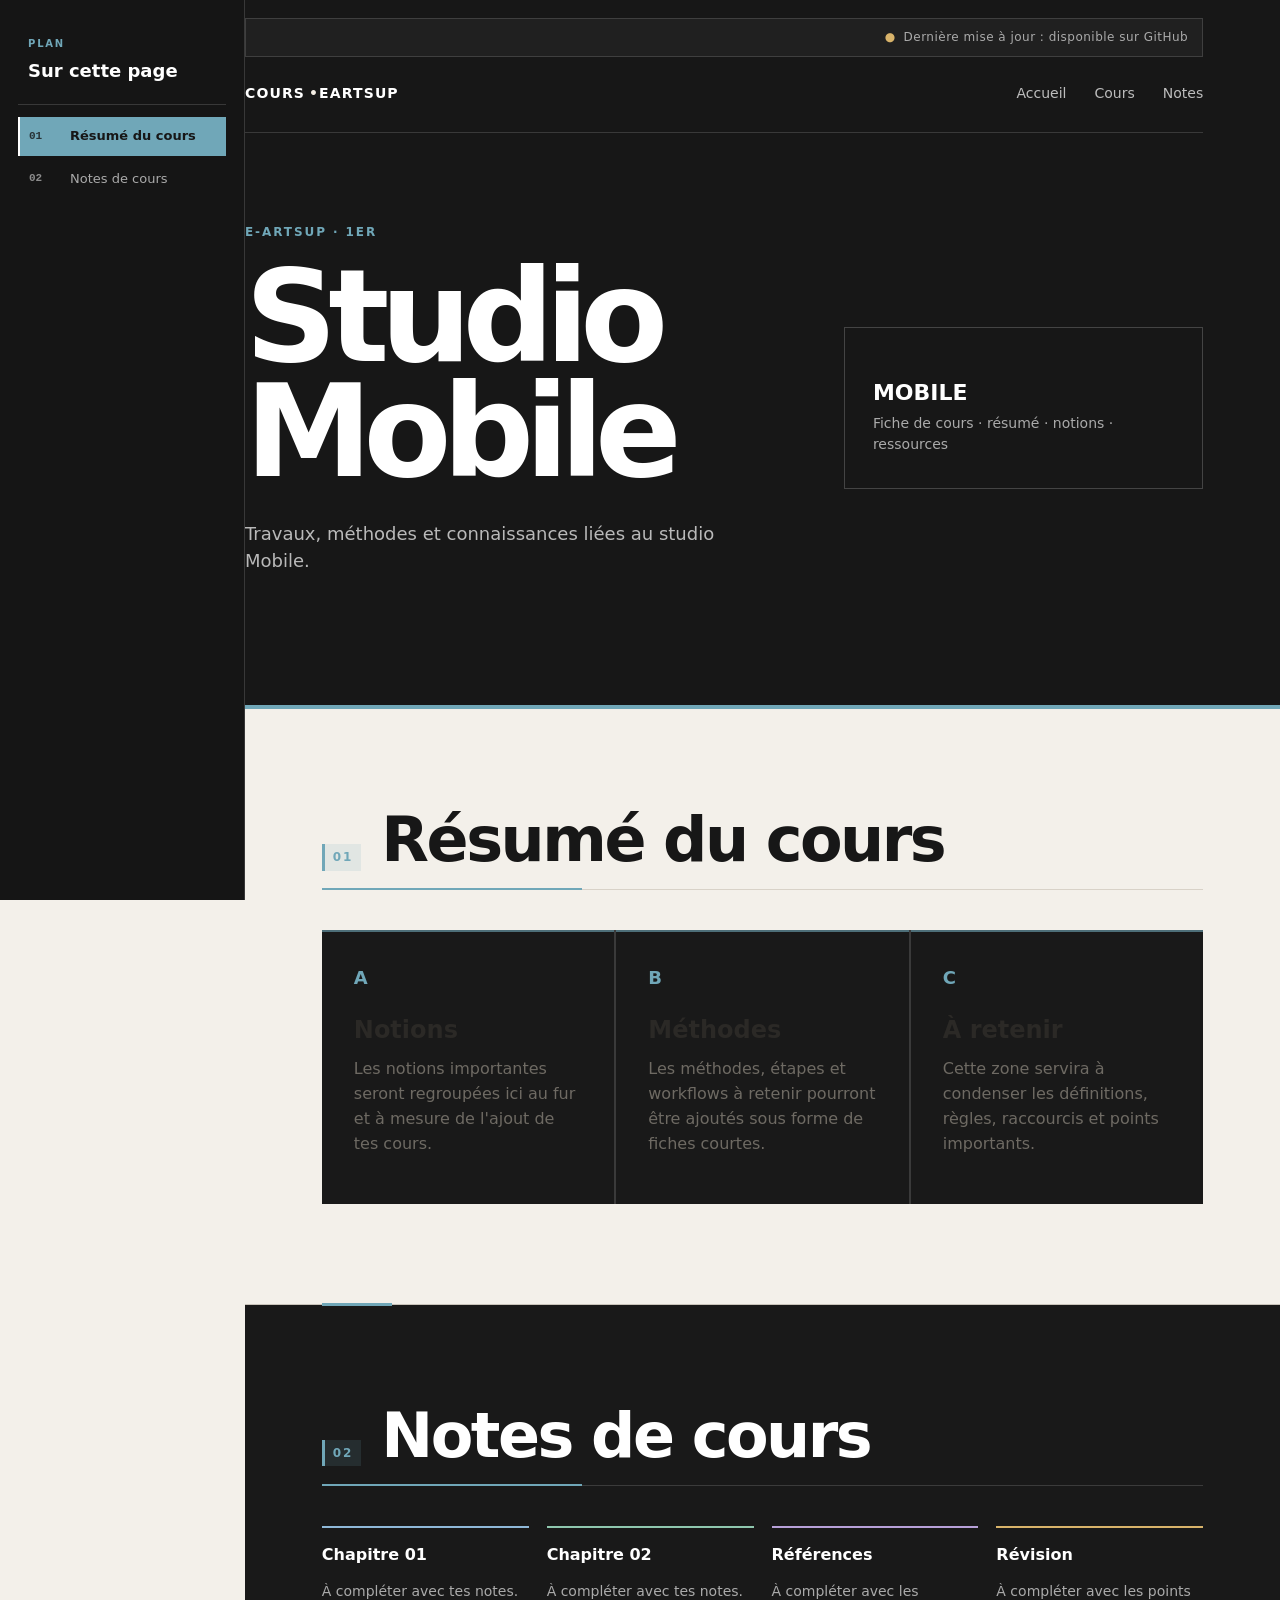
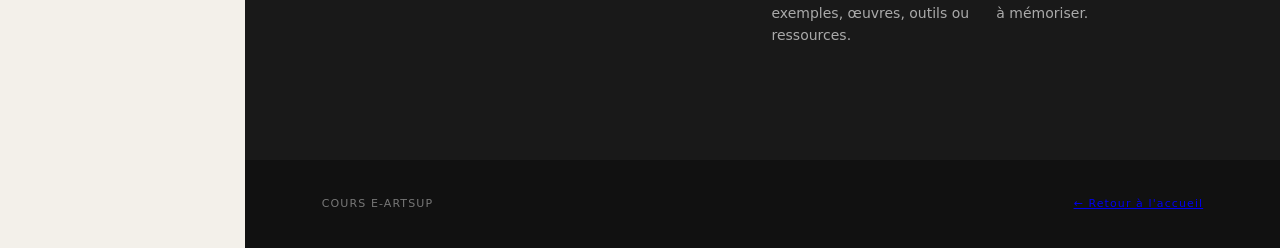
<file: studio-mobile.html>
<!doctype html>
<html lang="fr"><head><meta charset="utf-8"><meta name="viewport" content="width=device-width,initial-scale=1"><meta name="description" content="Studio Mobile — résumé de cours E-artsup"><title>Studio Mobile — Cours E-artsup</title><link rel="stylesheet" href="style.css"></head>
<body class="page-studio-mobile"><header class="hero"><nav class="nav"><a class="brand" href="index.html">COURS<span>•</span>EARTSUP</a><a href="index.html">Accueil</a><a href="#cours">Cours</a><a href="#notes">Notes</a></nav>
<div class="hero-grid"><div><div class="eyebrow">E-ARTSUP · 1ER</div><h1>Studio Mobile</h1><p>Travaux, méthodes et connaissances liées au studio Mobile.</p></div><div class="blender-card"><div class="cube"></div><div><strong>MOBILE</strong><small>Fiche de cours · résumé · notions · ressources</small></div></div></div></header>
<main><section id="cours" class="section"><div class="section-head"><span>01</span><h2>Résumé du cours</h2></div><div class="cards"><article class="card"><div class="tag">A</div><h3>Notions</h3><p>Les notions importantes seront regroupées ici au fur et à mesure de l'ajout de tes cours.</p></article><article class="card"><div class="tag">B</div><h3>Méthodes</h3><p>Les méthodes, étapes et workflows à retenir pourront être ajoutés sous forme de fiches courtes.</p></article><article class="card"><div class="tag">C</div><h3>À retenir</h3><p>Cette zone servira à condenser les définitions, règles, raccourcis et points importants.</p></article></div></section>
<section id="notes" class="section dark"><div class="section-head"><span>02</span><h2>Notes de cours</h2></div><div class="tips-grid"><div><strong>Chapitre 01</strong><p>À compléter avec tes notes.</p></div><div><strong>Chapitre 02</strong><p>À compléter avec tes notes.</p></div><div><strong>Références</strong><p>À compléter avec les exemples, œuvres, outils ou ressources.</p></div><div><strong>Révision</strong><p>À compléter avec les points à mémoriser.</p></div></div></section></main>
<footer><span>COURS E-ARTSUP</span><span><a href="index.html">← Retour à l'accueil</a></span></footer><script src="script.js" defer></script></body></html>
</file>
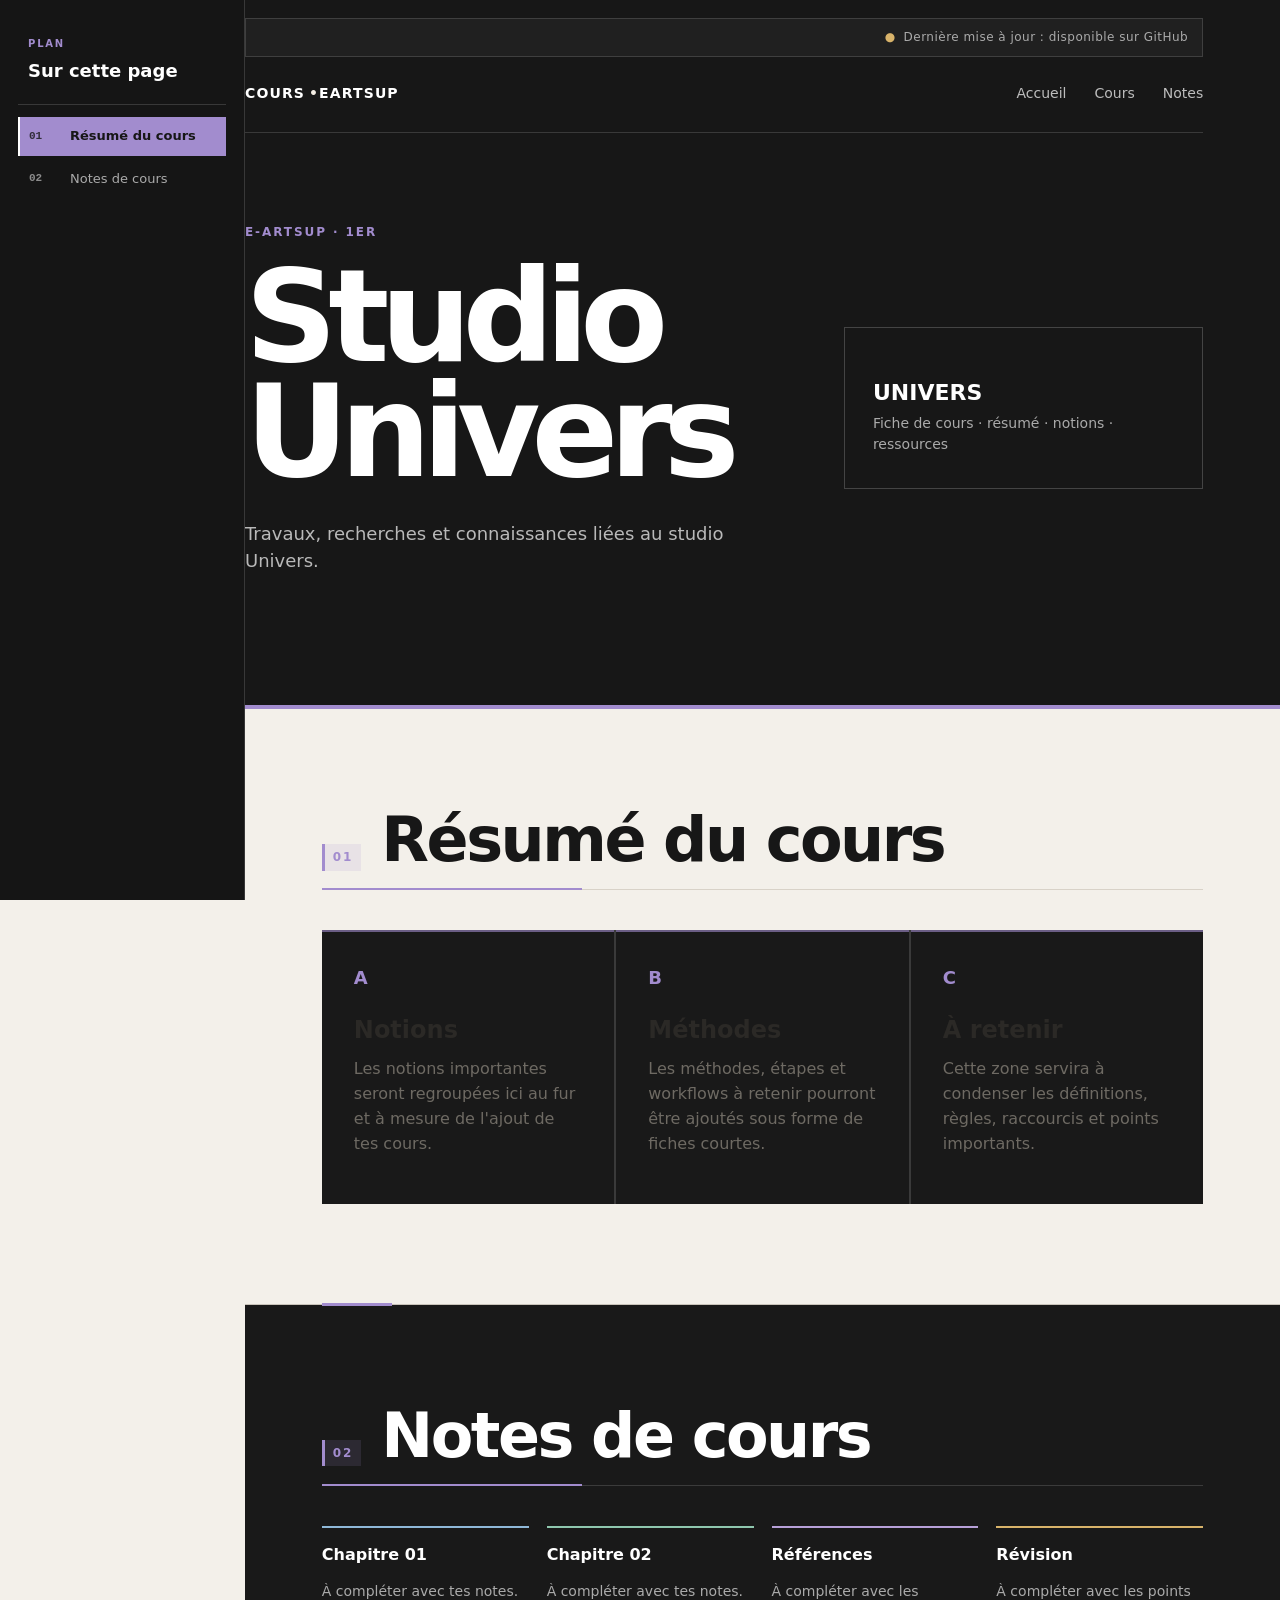
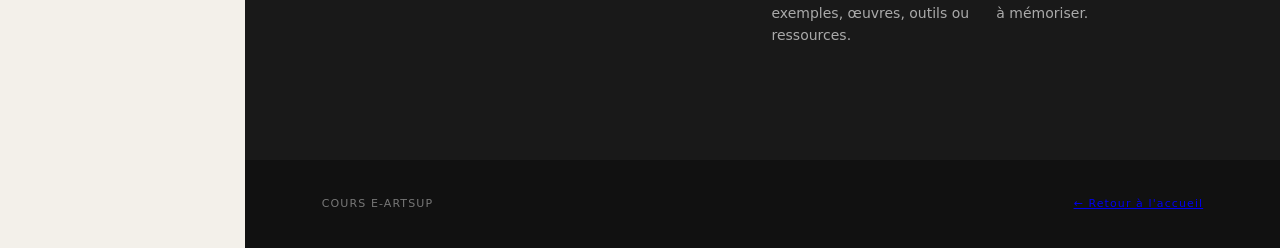
<file: studio-univers.html>
<!doctype html>
<html lang="fr"><head><meta charset="utf-8"><meta name="viewport" content="width=device-width,initial-scale=1"><meta name="description" content="Studio Univers — résumé de cours E-artsup"><title>Studio Univers — Cours E-artsup</title><link rel="stylesheet" href="style.css"></head>
<body class="page-studio-univers"><header class="hero"><nav class="nav"><a class="brand" href="index.html">COURS<span>•</span>EARTSUP</a><a href="index.html">Accueil</a><a href="#cours">Cours</a><a href="#notes">Notes</a></nav>
<div class="hero-grid"><div><div class="eyebrow">E-ARTSUP · 1ER</div><h1>Studio Univers</h1><p>Travaux, recherches et connaissances liées au studio Univers.</p></div><div class="blender-card"><div class="cube"></div><div><strong>UNIVERS</strong><small>Fiche de cours · résumé · notions · ressources</small></div></div></div></header>
<main><section id="cours" class="section"><div class="section-head"><span>01</span><h2>Résumé du cours</h2></div><div class="cards"><article class="card"><div class="tag">A</div><h3>Notions</h3><p>Les notions importantes seront regroupées ici au fur et à mesure de l'ajout de tes cours.</p></article><article class="card"><div class="tag">B</div><h3>Méthodes</h3><p>Les méthodes, étapes et workflows à retenir pourront être ajoutés sous forme de fiches courtes.</p></article><article class="card"><div class="tag">C</div><h3>À retenir</h3><p>Cette zone servira à condenser les définitions, règles, raccourcis et points importants.</p></article></div></section>
<section id="notes" class="section dark"><div class="section-head"><span>02</span><h2>Notes de cours</h2></div><div class="tips-grid"><div><strong>Chapitre 01</strong><p>À compléter avec tes notes.</p></div><div><strong>Chapitre 02</strong><p>À compléter avec tes notes.</p></div><div><strong>Références</strong><p>À compléter avec les exemples, œuvres, outils ou ressources.</p></div><div><strong>Révision</strong><p>À compléter avec les points à mémoriser.</p></div></div></section></main>
<footer><span>COURS E-ARTSUP</span><span><a href="index.html">← Retour à l'accueil</a></span></footer><script src="script.js" defer></script></body></html>
</file>
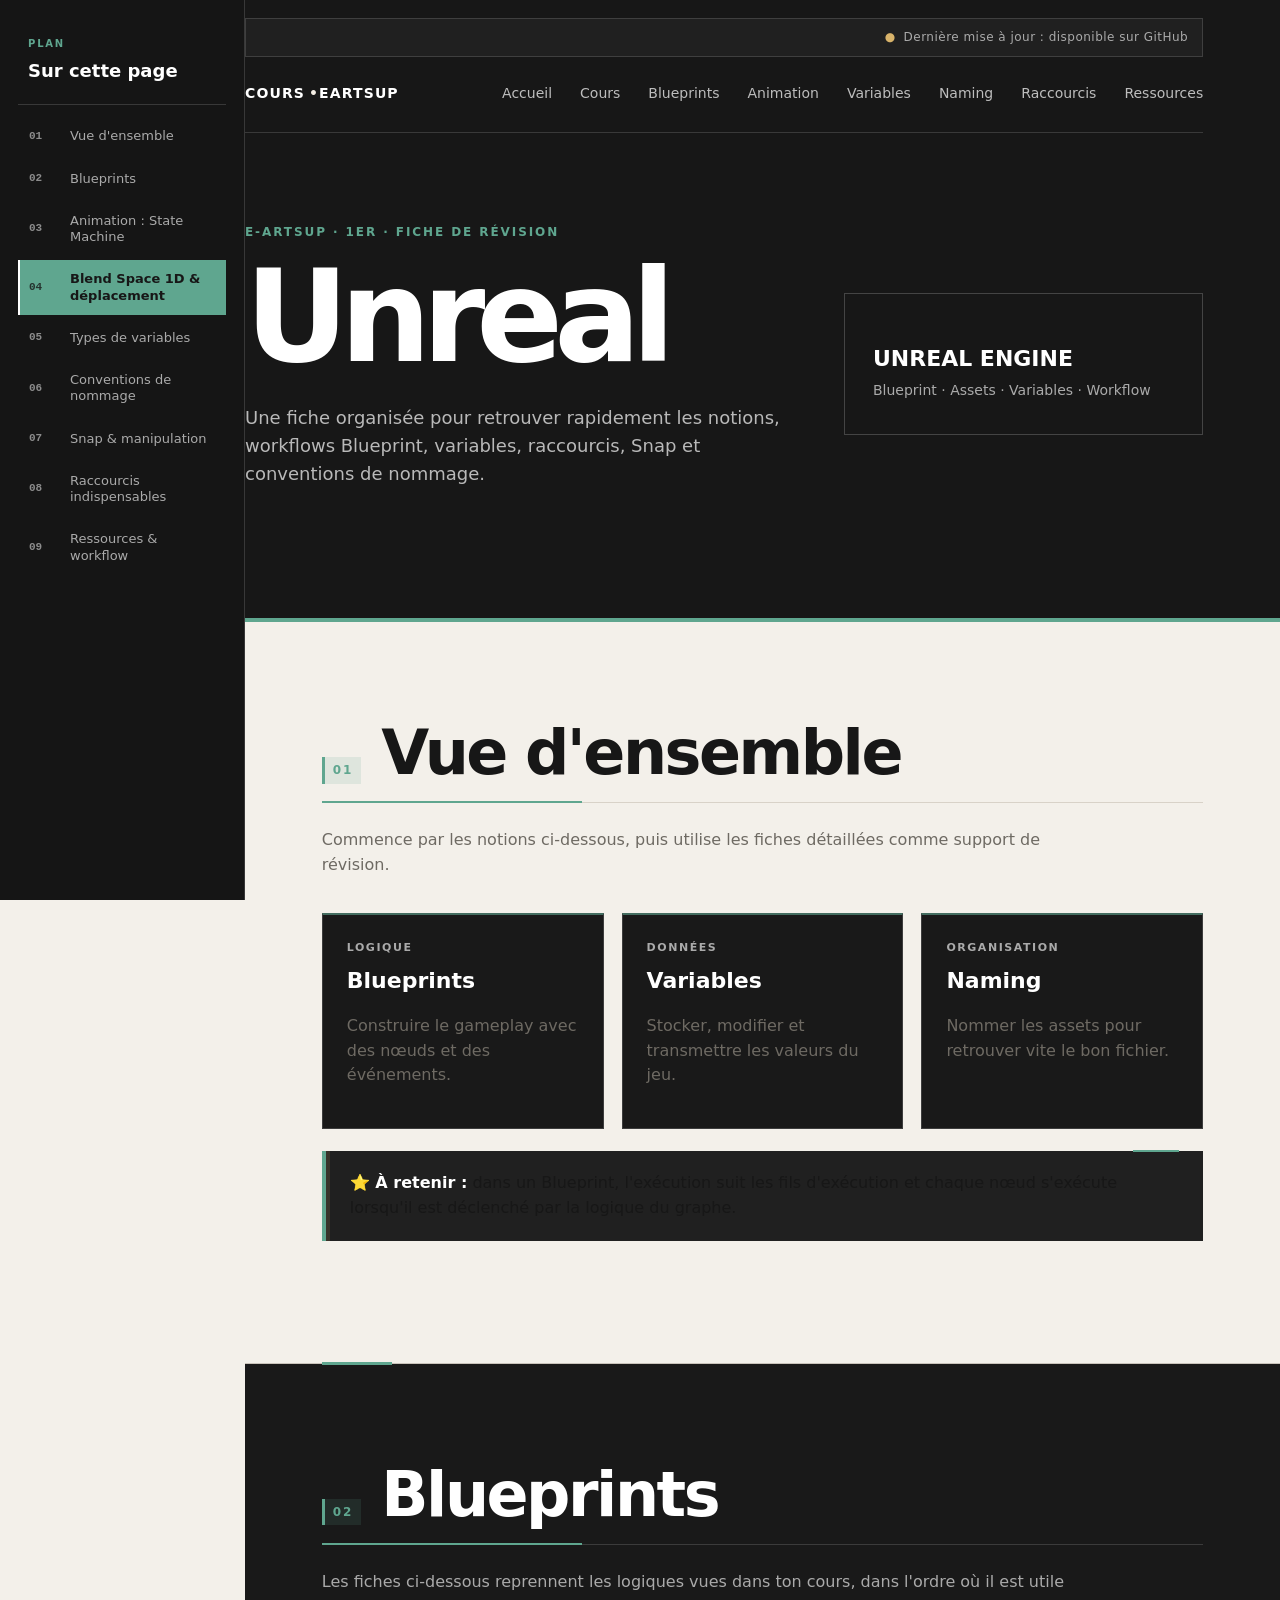
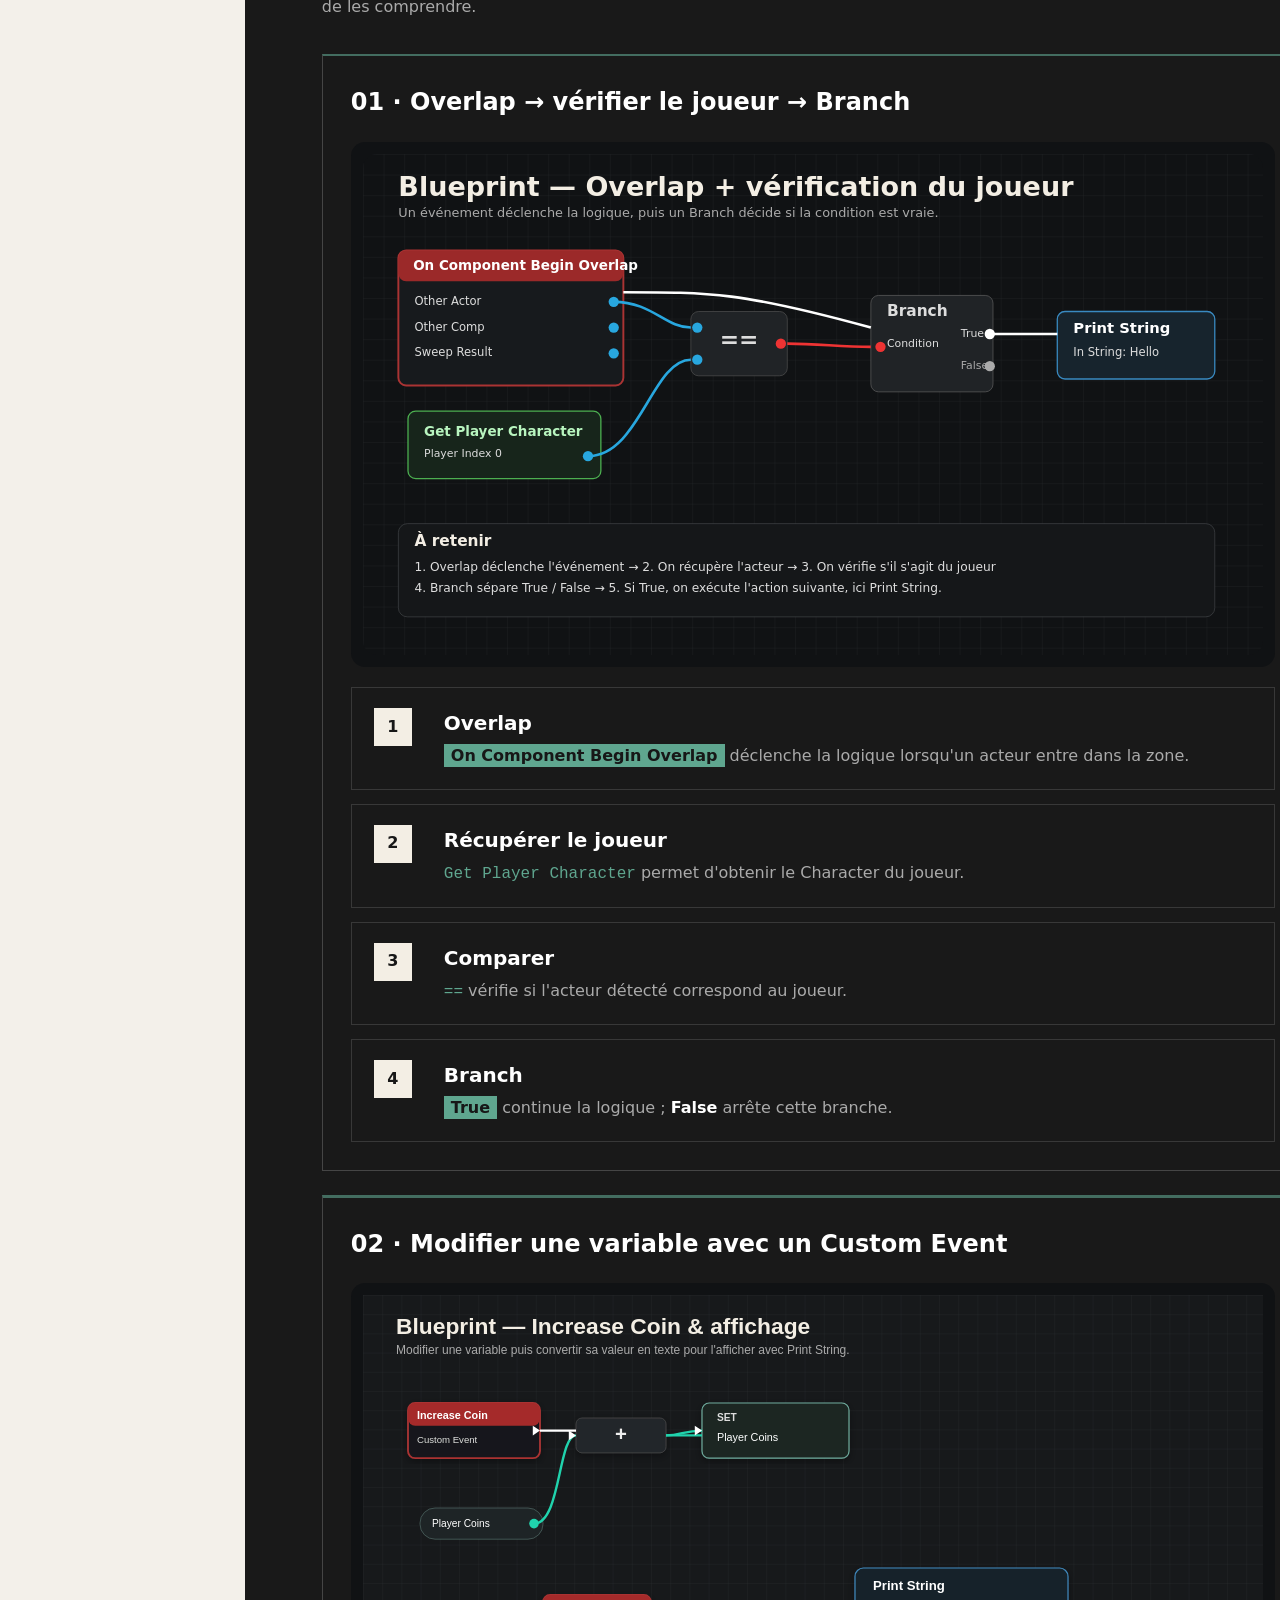
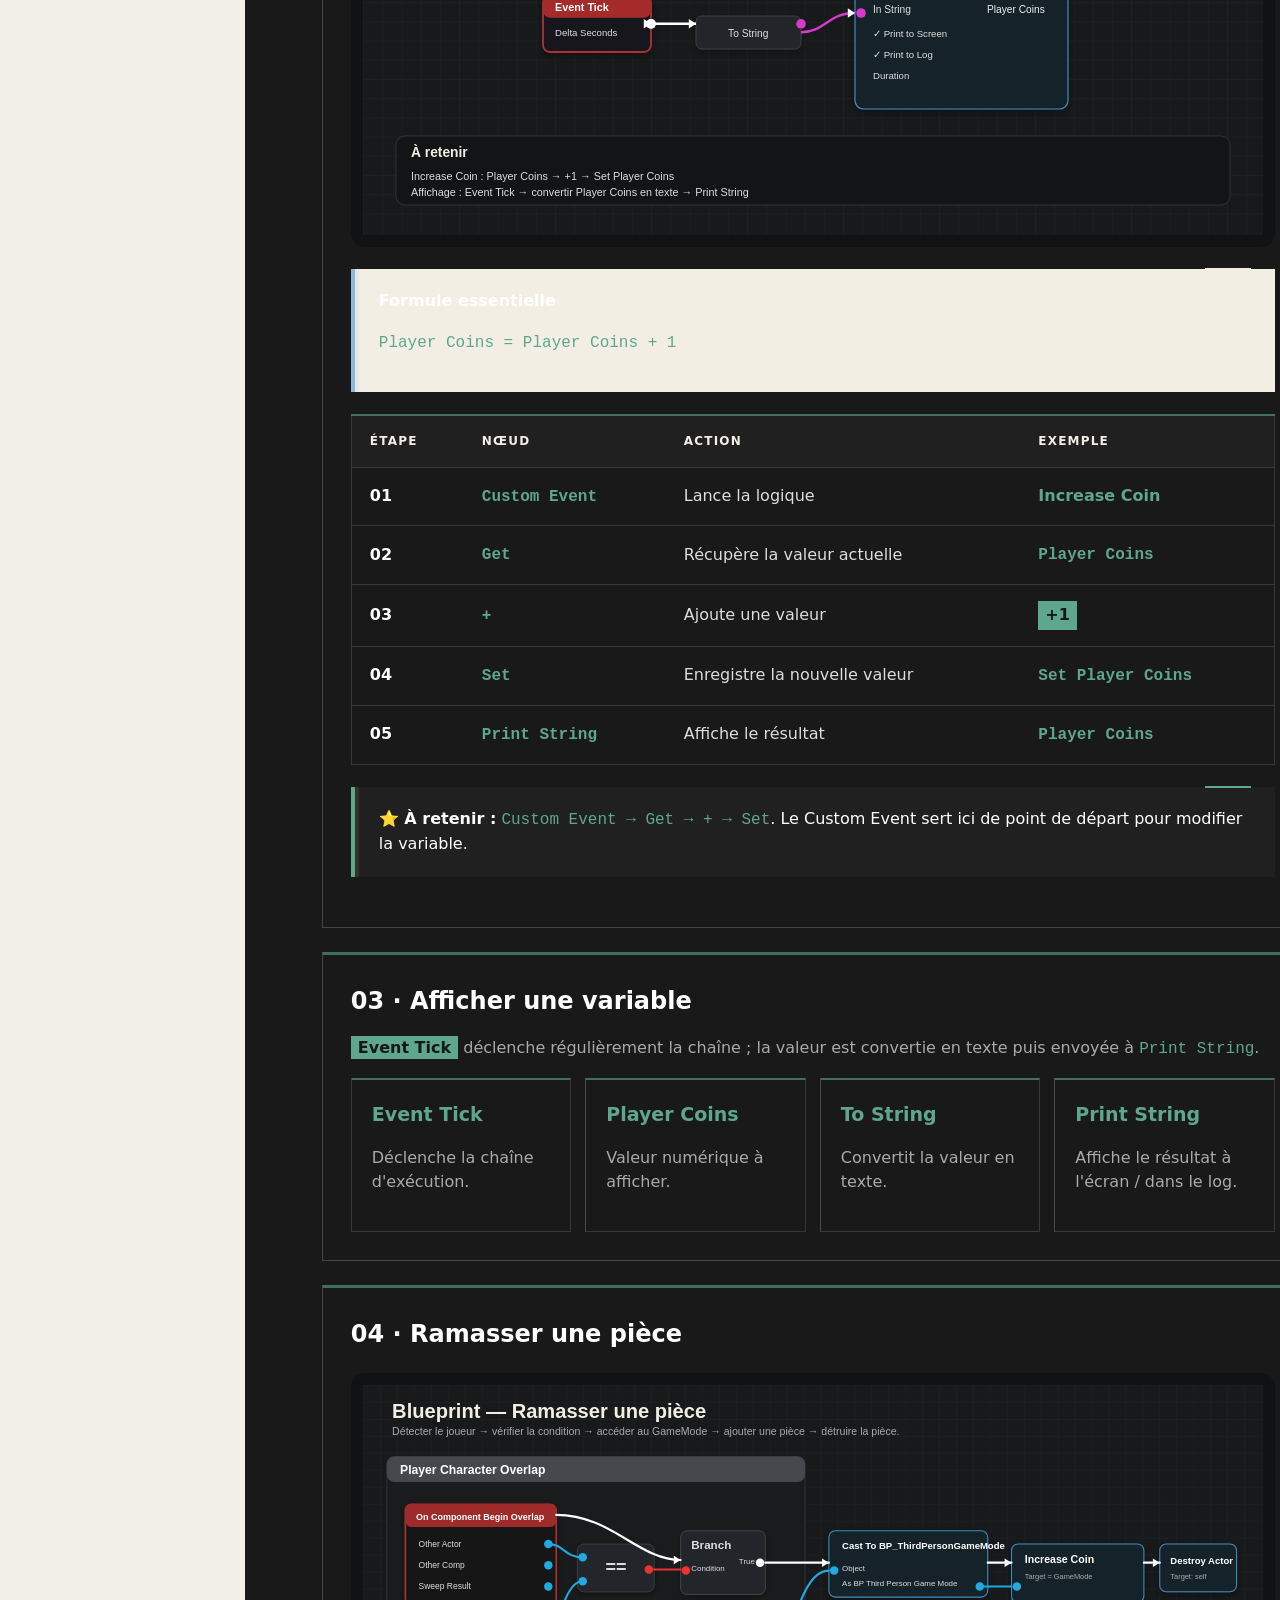
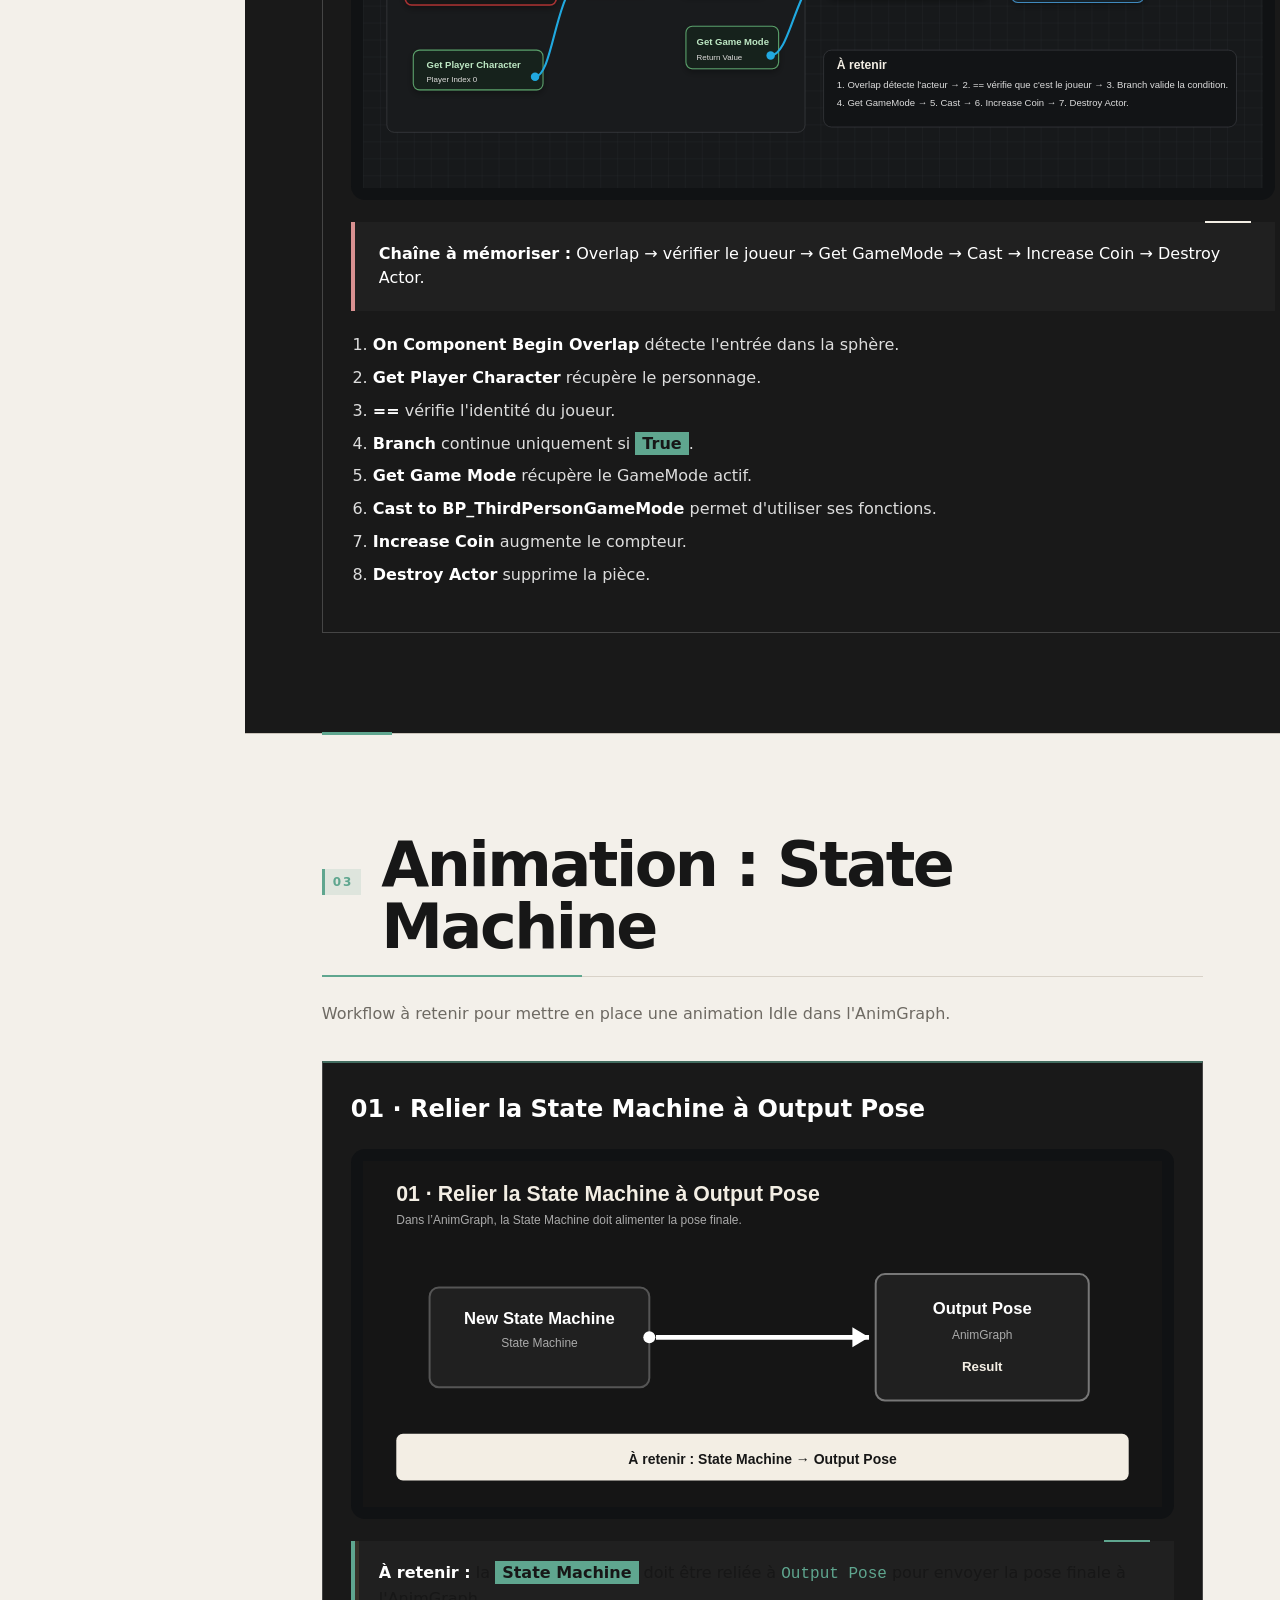
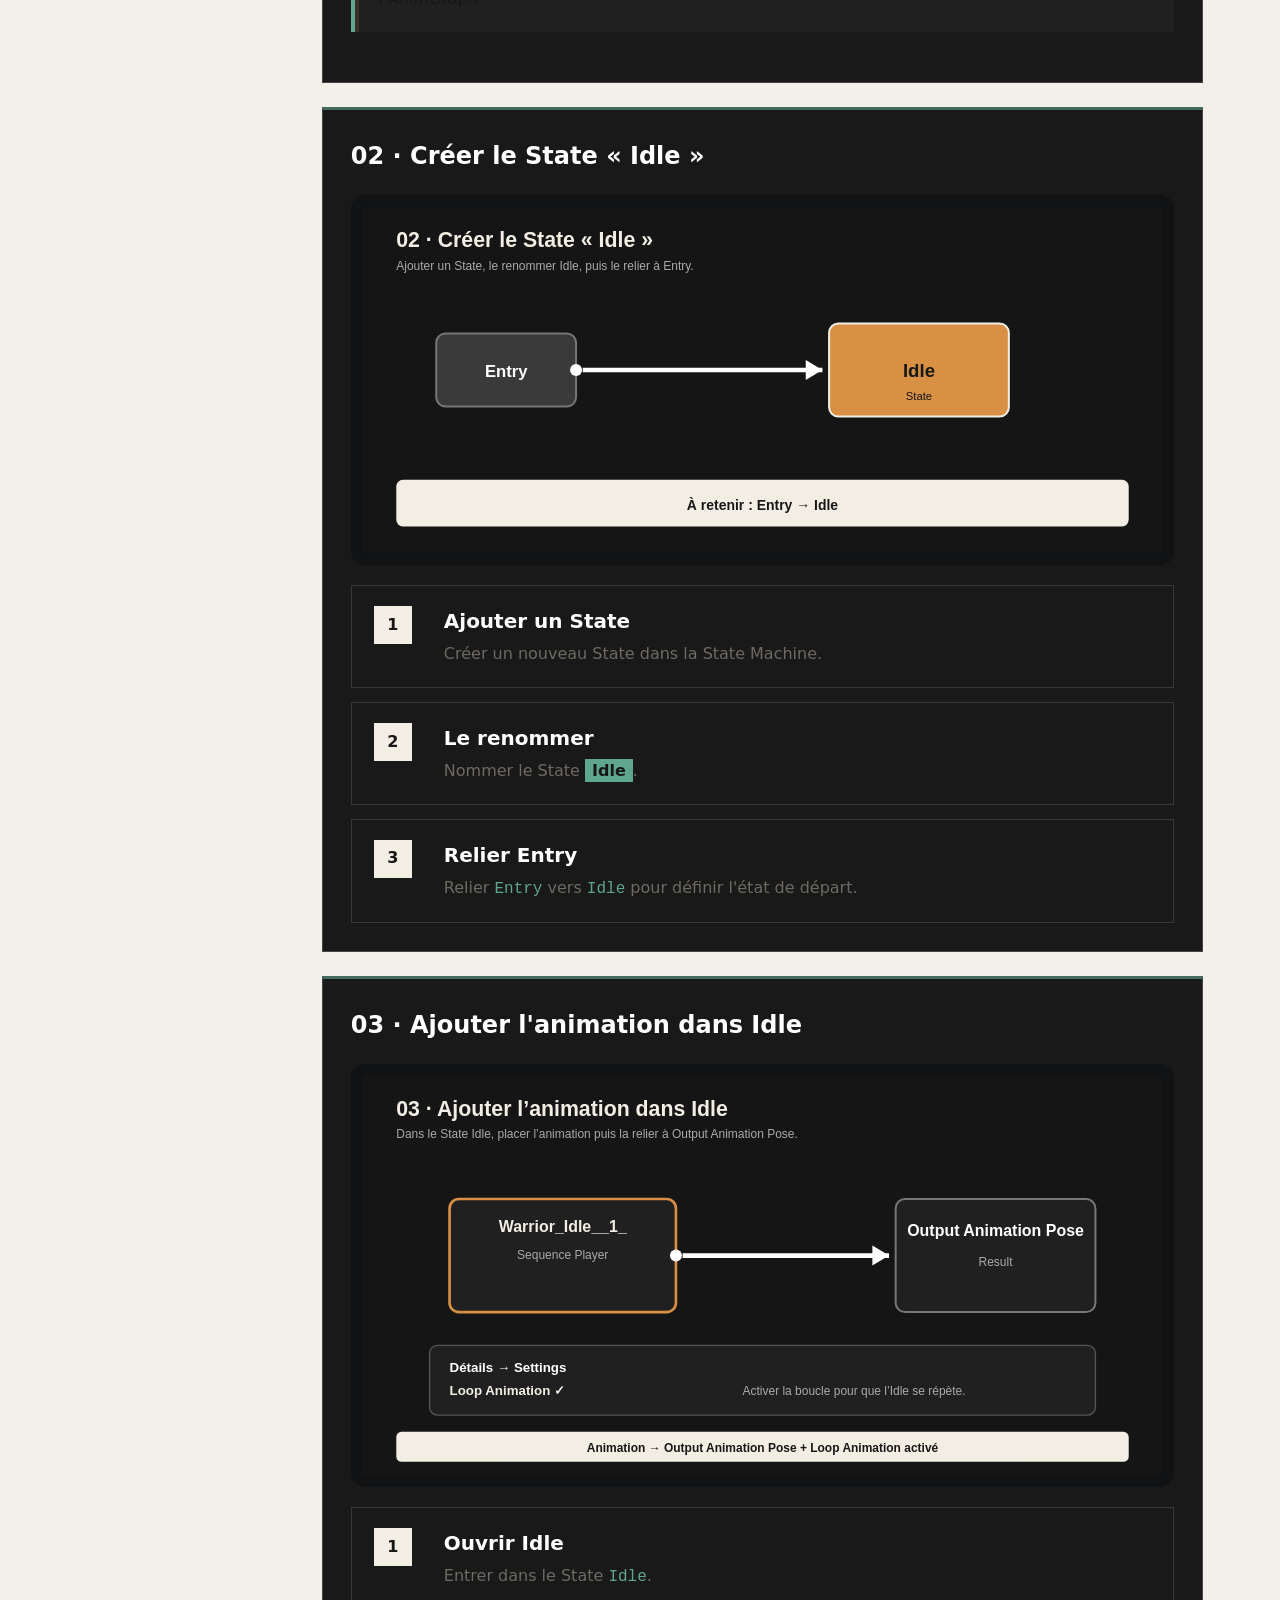
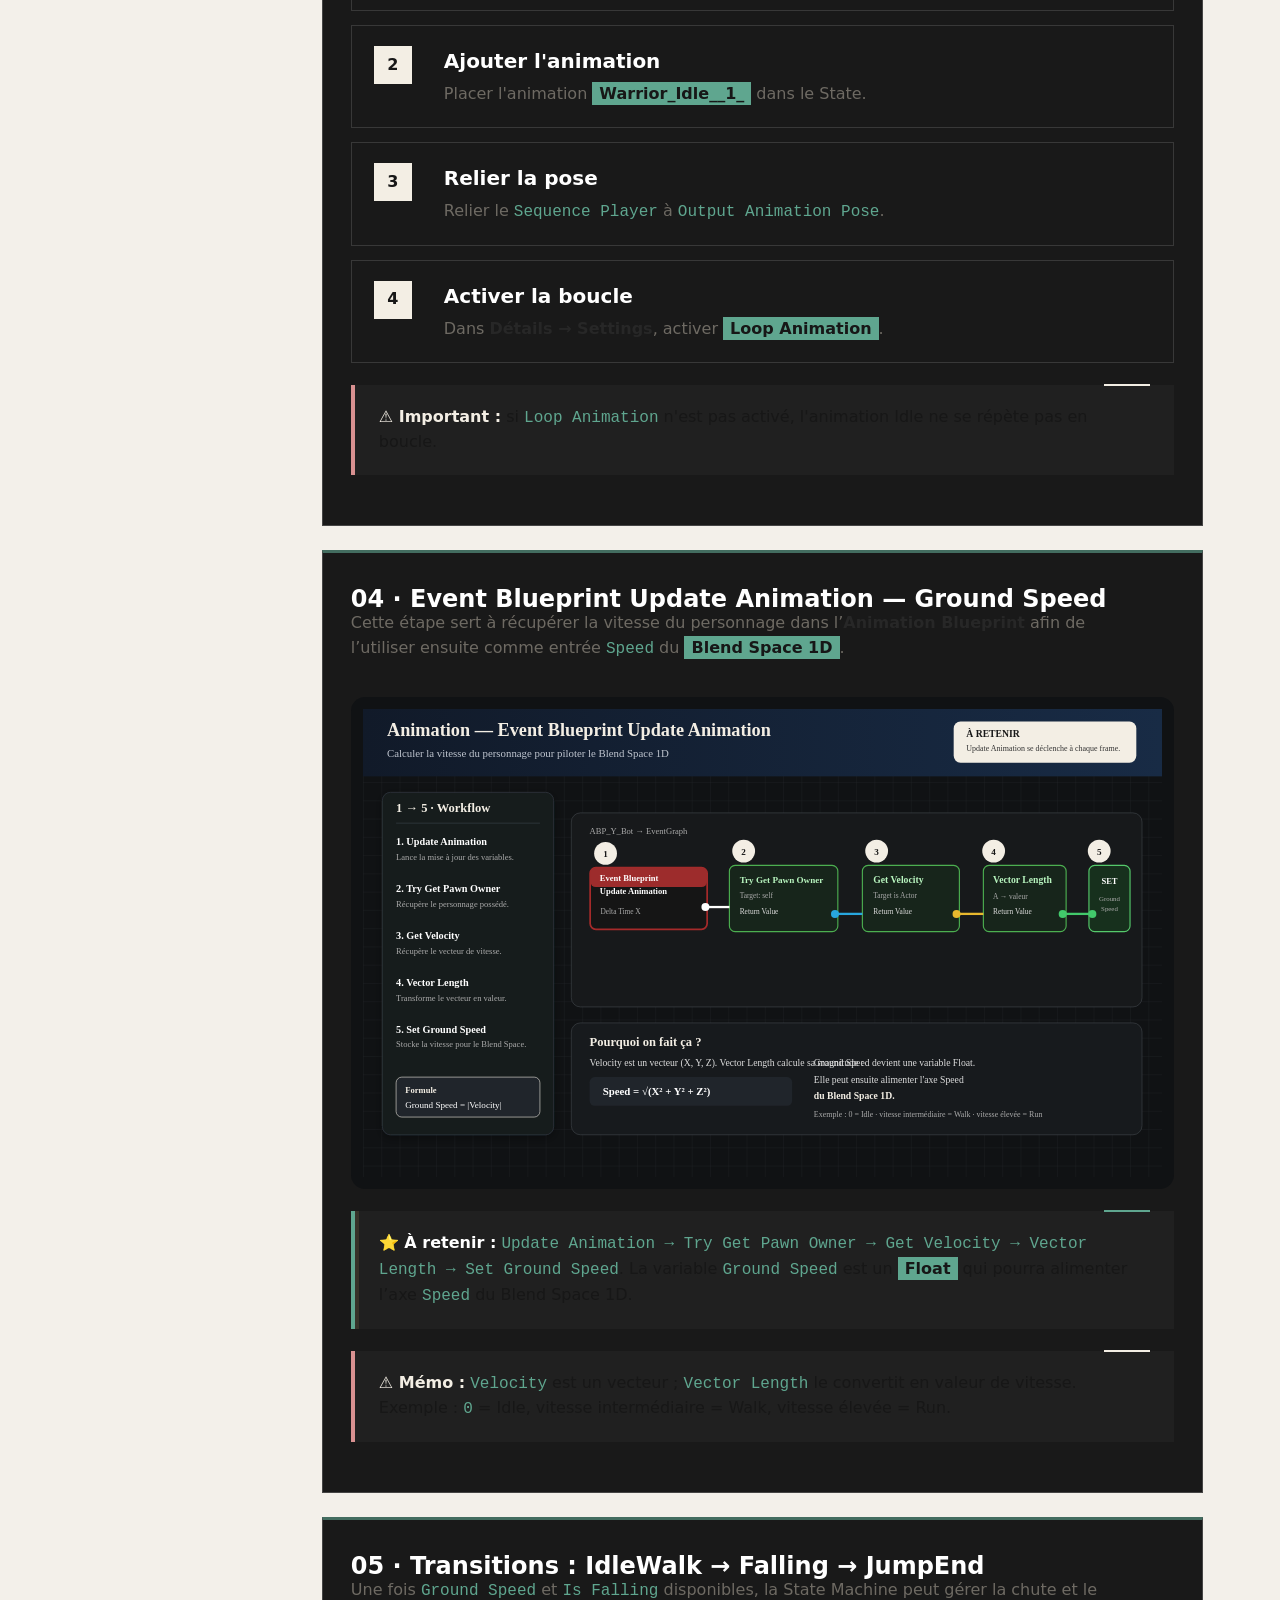
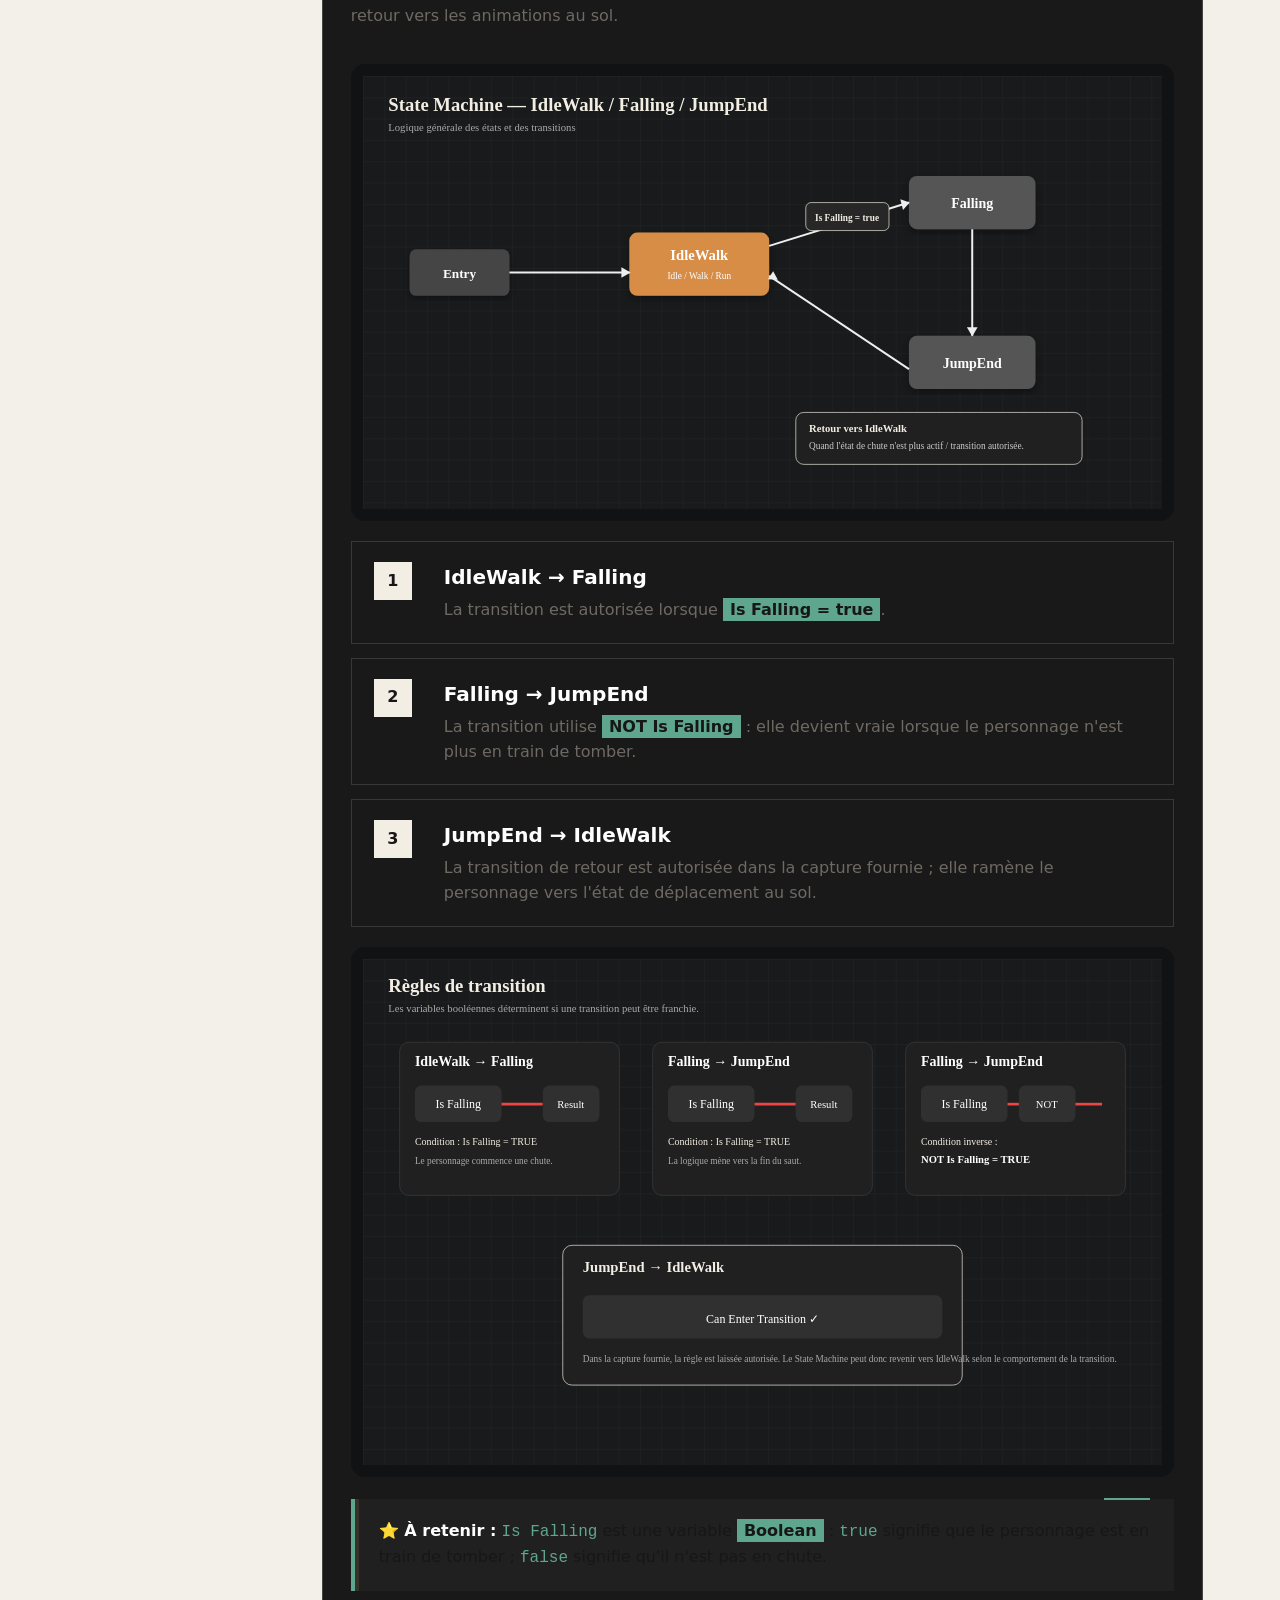
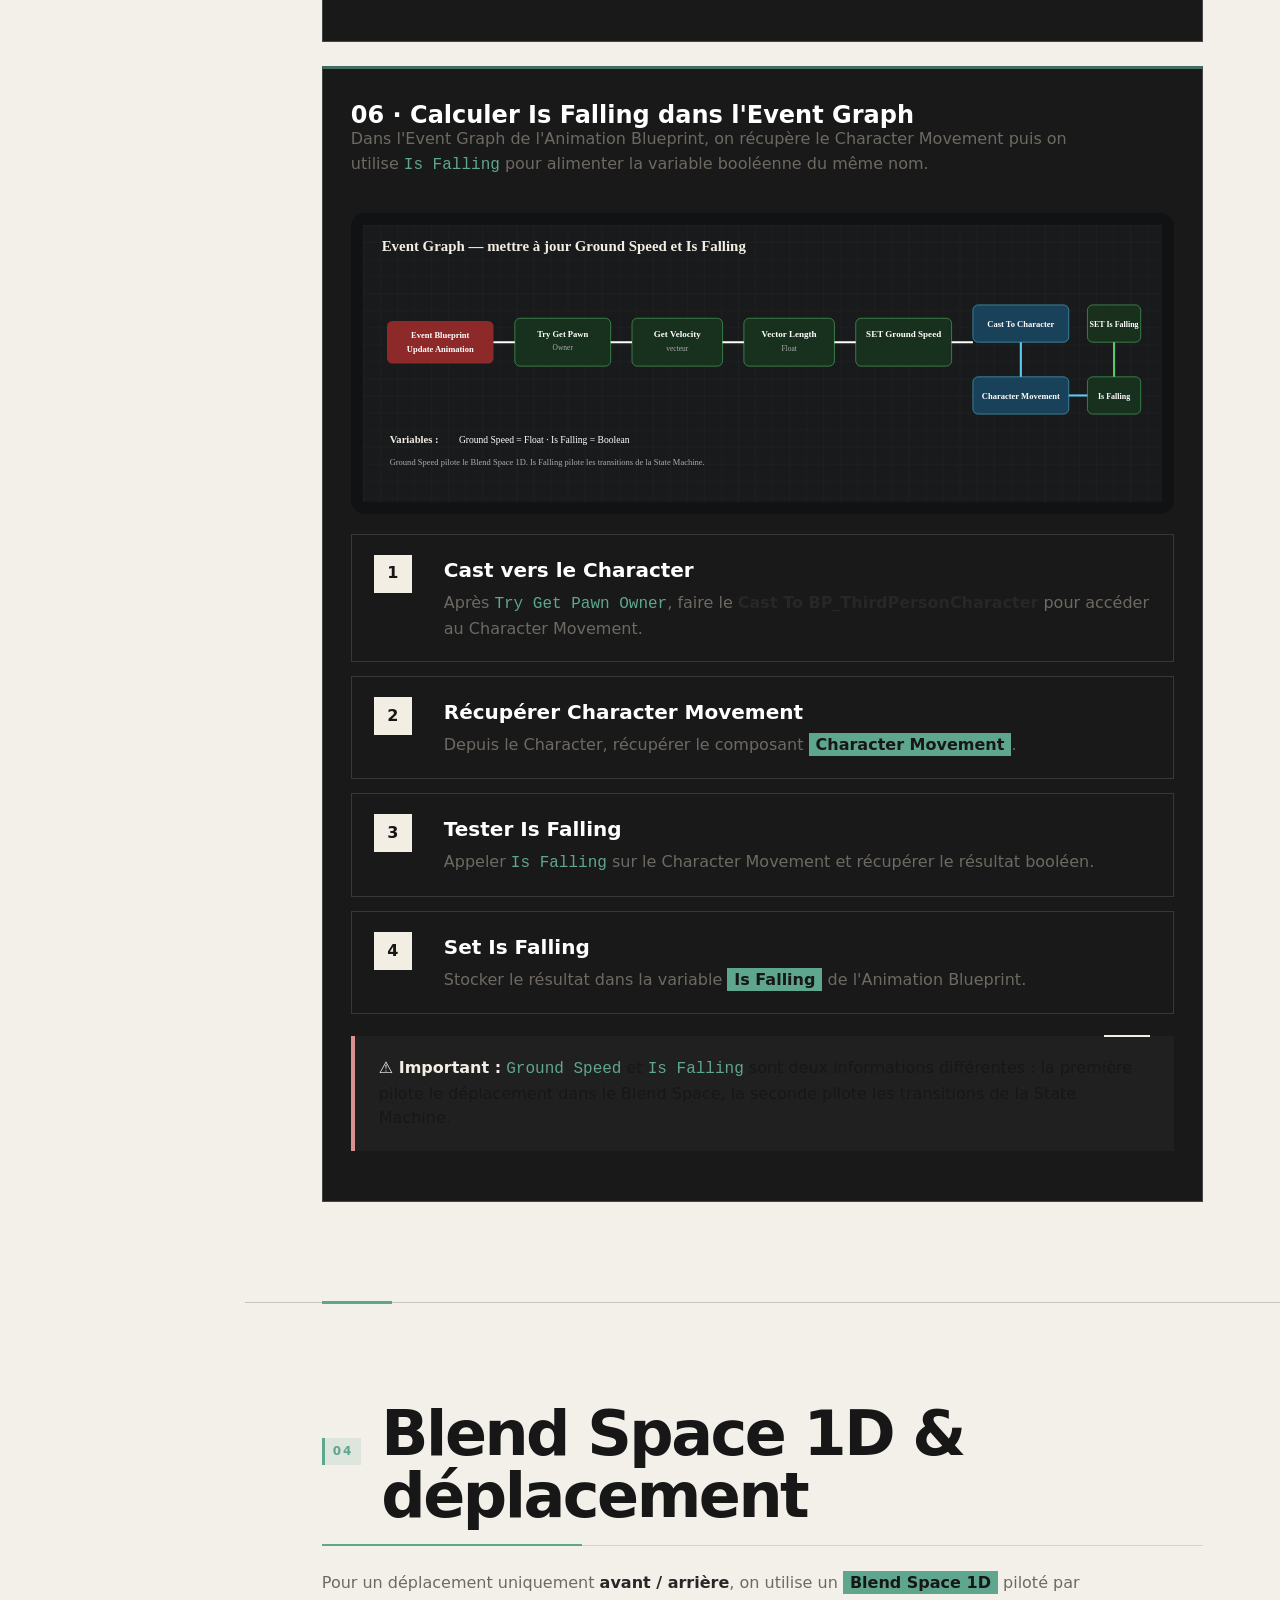
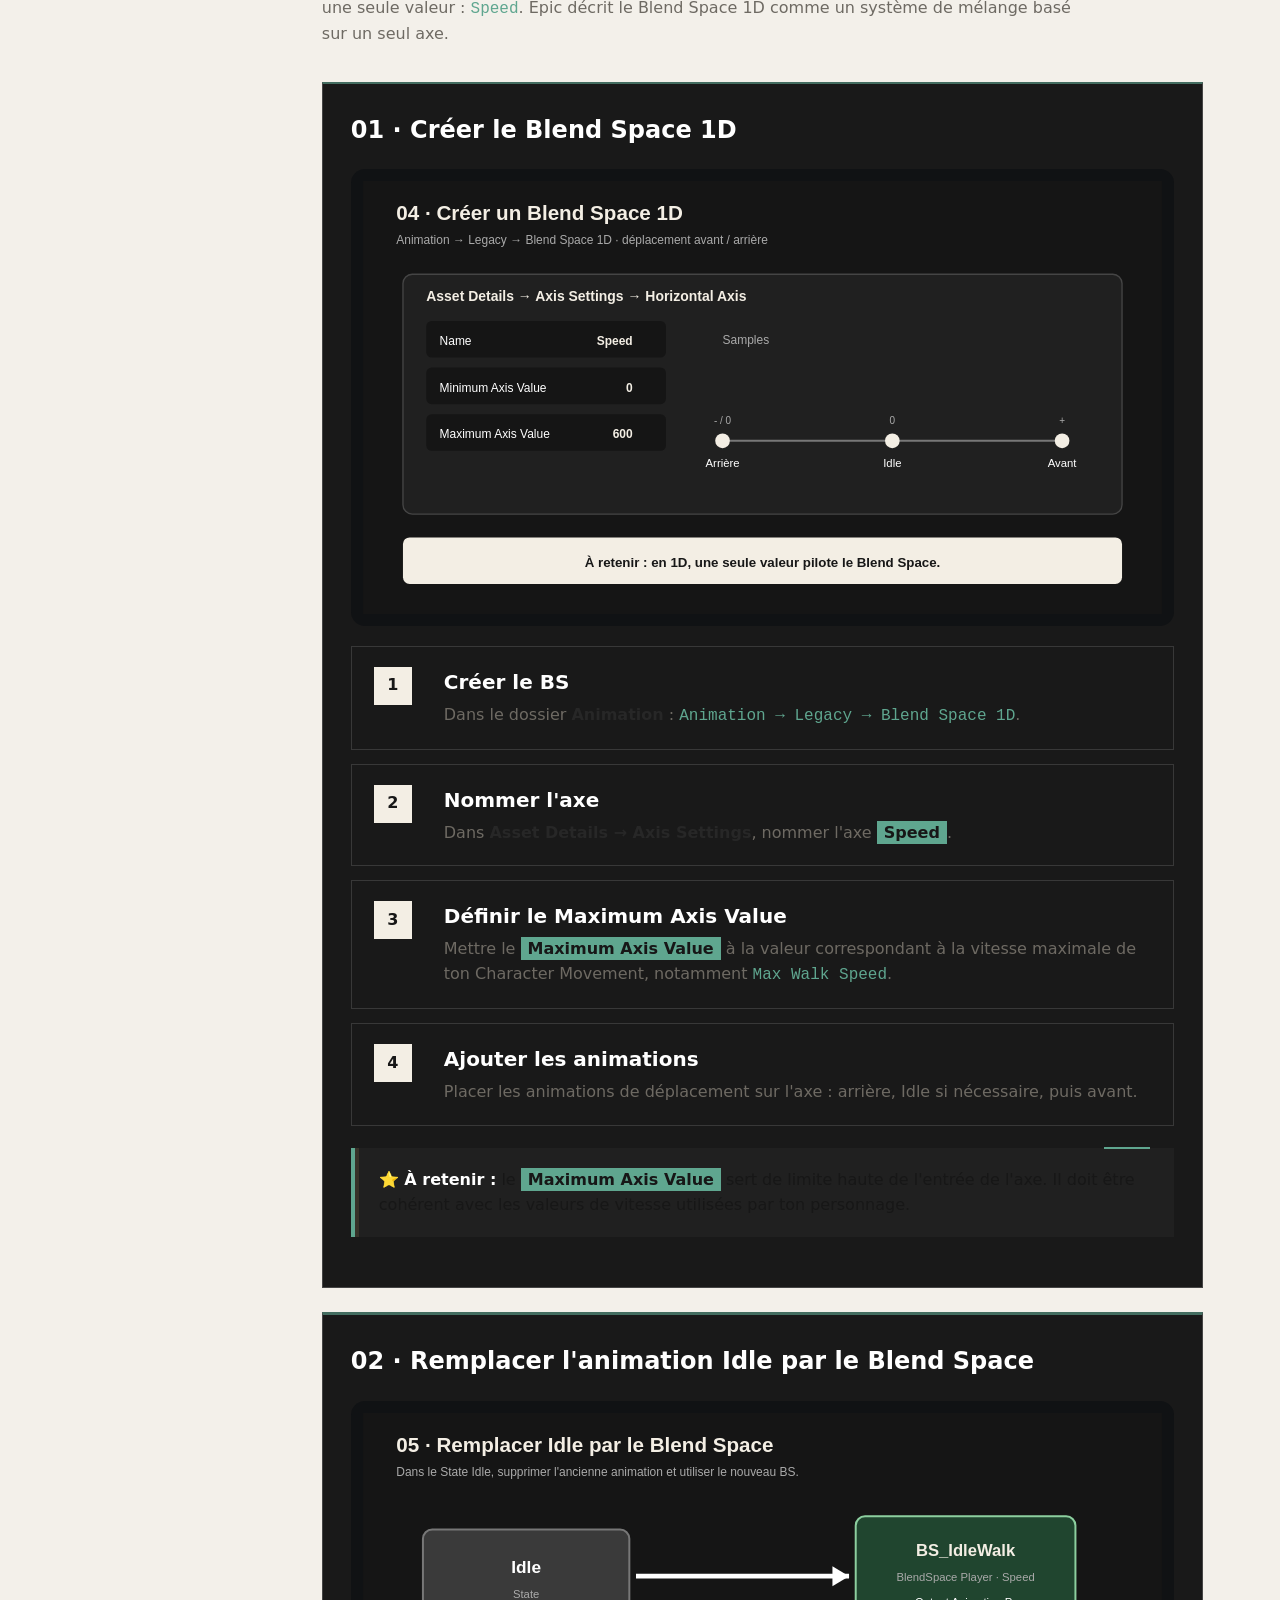
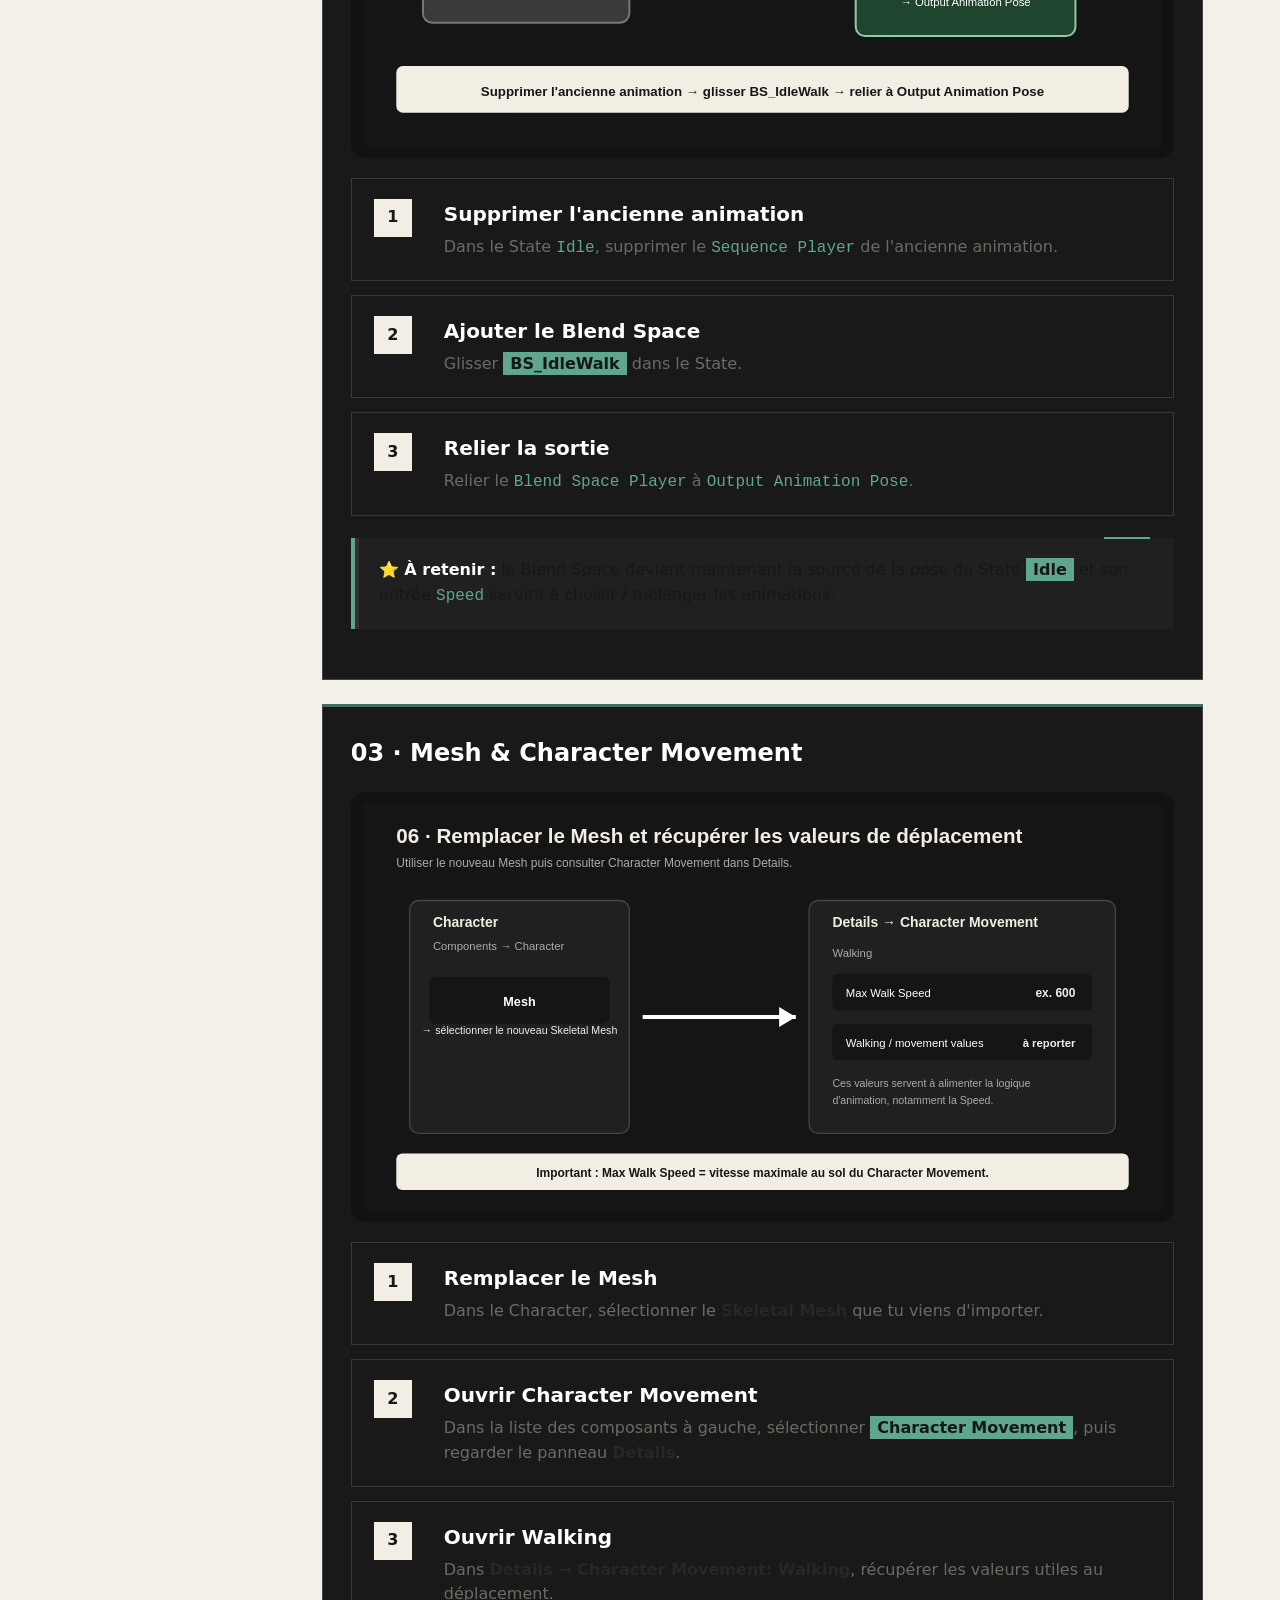
<file: unreal.html>
<!doctype html>
<html lang="fr">
<head>
<meta charset="utf-8">
<meta name="viewport" content="width=device-width,initial-scale=1">
<meta name="description" content="Unreal — fiche de cours E-artsup">
<title>Unreal — Cours E-artsup</title>
<link rel="stylesheet" href="style.css">
<script src="script.js" defer></script>
</head>
<body class="page-unreal">
<header class="hero">
<nav class="nav">
<a class="brand" href="index.html">COURS<span>•</span>EARTSUP</a>
<a href="index.html">Accueil</a><a href="#cours">Cours</a><a href="#blueprints">Blueprints</a><a href="#animation">Animation</a><a href="#variables">Variables</a><a href="#naming">Naming</a><a href="#raccourcis">Raccourcis</a><a href="#ressources">Ressources</a>
</nav>
<div class="hero-grid">
<div>
<div class="eyebrow">E-ARTSUP · 1ER · FICHE DE RÉVISION</div>
<h1>Unreal</h1>
<p>Une fiche organisée pour retrouver rapidement les notions, workflows Blueprint, variables, raccourcis, Snap et conventions de nommage.</p>
</div>
<div class="blender-card"><div class="cube"></div><div><strong>UNREAL ENGINE</strong><small>Blueprint · Assets · Variables · Workflow</small></div></div>
</div>
</header>

<main>
<section id="cours" class="section">
<div class="section-head"><span>01</span><h2>Vue d'ensemble</h2></div>
<p class="section-intro">Commence par les notions ci-dessous, puis utilise les fiches détaillées comme support de révision.</p>
<div class="unreal-overview">
<div class="unreal-stat"><div class="label">Logique</div><strong>Blueprints</strong><p>Construire le gameplay avec des nœuds et des événements.</p></div>
<div class="unreal-stat"><div class="label">Données</div><strong>Variables</strong><p>Stocker, modifier et transmettre les valeurs du jeu.</p></div>
<div class="unreal-stat"><div class="label">Organisation</div><strong>Naming</strong><p>Nommer les assets pour retrouver vite le bon fichier.</p></div>
</div>
<div class="important"><strong>⭐ À retenir :</strong> dans un Blueprint, l'exécution suit les fils d'exécution et chaque nœud s'exécute lorsqu'il est déclenché par la logique du graphe.</div>
</section>

<section id="blueprints" class="section dark">
<div class="section-head"><span>02</span><h2>Blueprints</h2></div>
<p class="section-intro">Les fiches ci-dessous reprennent les logiques vues dans ton cours, dans l'ordre où il est utile de les comprendre.</p>
<div class="blueprint-list">
<div class="blueprint-item">
<h3>01 · Overlap → vérifier le joueur → Branch</h3>
<div style="margin:20px 0;background:#101214;padding:12px;border-radius:14px;overflow:auto"><svg viewBox="0 0 1400 780" role="img" aria-label="Schéma Unreal Blueprint expliquant un événement Overlap, la vérification du joueur, le Branch et le Print String" style="display:block;width:100%;min-width:900px;height:auto;background:#101214;border-radius:14px"><defs><pattern id="grid" width="32" height="32" patternUnits="userSpaceOnUse"><path d="M32 0H0V32" fill="none" stroke="#24272b" stroke-width="1"/></pattern></defs><rect width="1400" height="780" fill="url(#grid)"/><text x="55" y="65" fill="#f3eee4" font-size="42" font-weight="700">Blueprint — Overlap + vérification du joueur</text><text x="55" y="98" fill="#aaa" font-size="20">Un événement déclenche la logique, puis un Branch décide si la condition est vraie.</text>
<rect x="55" y="150" width="350" height="210" rx="12" fill="#171a1d" stroke="#a33" stroke-width="3"/><rect x="55" y="150" width="350" height="48" rx="12" fill="#9b2929"/><text x="78" y="181" fill="#fff" font-size="21" font-weight="700">On Component Begin Overlap</text><text x="80" y="235" fill="#ddd" font-size="18">Other Actor</text><circle cx="390" cy="230" r="8" fill="#28a7df"/><text x="80" y="275" fill="#ddd" font-size="18">Other Comp</text><circle cx="390" cy="270" r="8" fill="#28a7df"/><text x="80" y="315" fill="#ddd" font-size="18">Sweep Result</text><circle cx="390" cy="310" r="8" fill="#28a7df"/>
<rect x="70" y="400" width="300" height="105" rx="12" fill="#17251b" stroke="#4caf50" stroke-width="2"/><text x="95" y="438" fill="#b8f5bf" font-size="21" font-weight="700">Get Player Character</text><text x="95" y="472" fill="#ddd" font-size="17">Player Index 0</text><circle cx="350" cy="470" r="8" fill="#28a7df"/>
<rect x="510" y="245" width="150" height="100" rx="12" fill="#202326" stroke="#555"/><text x="585" y="300" text-anchor="middle" fill="#ddd" font-size="36" font-weight="700">==</text><circle cx="520" cy="270" r="8" fill="#28a7df"/><circle cx="520" cy="320" r="8" fill="#28a7df"/><circle cx="650" cy="295" r="8" fill="#e33"/>
<rect x="790" y="220" width="190" height="150" rx="12" fill="#202326" stroke="#666"/><text x="815" y="252" fill="#ddd" font-size="24" font-weight="700">Branch</text><text x="815" y="300" fill="#ddd" font-size="17">Condition</text><circle cx="805" cy="300" r="8" fill="#e33"/><text x="930" y="285" fill="#ddd" font-size="17">True</text><text x="930" y="335" fill="#aaa" font-size="17">False</text><circle cx="975" cy="280" r="8" fill="#fff"/><circle cx="975" cy="330" r="8" fill="#aaa"/>
<rect x="1080" y="245" width="245" height="105" rx="12" fill="#17242d" stroke="#398ac1" stroke-width="2"/><text x="1105" y="278" fill="#fff" font-size="23" font-weight="700">Print String</text><text x="1105" y="315" fill="#ddd" font-size="18">In String: Hello</text>
<path d="M405 215 C540 215 590 215 790 270" fill="none" stroke="#fff" stroke-width="4"/><path d="M390 230 C450 230 470 270 510 270" fill="none" stroke="#28a7df" stroke-width="4"/><path d="M350 470 C430 470 450 320 510 320" fill="none" stroke="#28a7df" stroke-width="4"/><path d="M660 295 C710 295 740 300 790 300" fill="none" stroke="#e33" stroke-width="4"/><path d="M980 280 C1020 280 1040 280 1080 280" fill="none" stroke="#fff" stroke-width="4"/>
<rect x="55" y="575" width="1270" height="145" rx="14" fill="#151719" stroke="#45484c"/><text x="80" y="610" fill="#f3eee4" font-size="24" font-weight="700">À retenir</text><text x="80" y="648" fill="#ddd" font-size="19">1. Overlap déclenche l'événement  →  2. On récupère l'acteur  →  3. On vérifie s'il s'agit du joueur</text><text x="80" y="682" fill="#ddd" font-size="19">4. Branch sépare True / False  →  5. Si True, on exécute l'action suivante, ici Print String.</text></svg></div>
<div class="course-steps">
<div class="course-step"><div class="number">1</div><div><h3>Overlap</h3><p><span class="highlight">On Component Begin Overlap</span> déclenche la logique lorsqu'un acteur entre dans la zone.</p></div></div>
<div class="course-step"><div class="number">2</div><div><h3>Récupérer le joueur</h3><p><code>Get Player Character</code> permet d'obtenir le Character du joueur.</p></div></div>
<div class="course-step"><div class="number">3</div><div><h3>Comparer</h3><p><code>==</code> vérifie si l'acteur détecté correspond au joueur.</p></div></div>
<div class="course-step"><div class="number">4</div><div><h3>Branch</h3><p><span class="highlight">True</span> continue la logique ; <strong>False</strong> arrête cette branche.</p></div></div>
</div>
</div>

<div class="blueprint-item">
<h3>02 · Modifier une variable avec un Custom Event</h3>
<div style="margin:20px 0;background:#101214;padding:12px;border-radius:14px;overflow:auto"><img src="assets/unreal-increase-coin-print-string.svg" alt="Blueprint Increase Coin et Print String" style="display:block;width:100%;min-width:820px;height:auto"></div>
<div class="definition"><strong>Formule essentielle</strong><p><code>Player Coins = Player Coins + 1</code></p></div>
<table class="revision-table">
<thead><tr><th>Étape</th><th>Nœud</th><th>Action</th><th>Exemple</th></tr></thead>
<tbody>
<tr><td>01</td><td><code>Custom Event</code></td><td>Lance la logique</td><td><strong>Increase Coin</strong></td></tr>
<tr><td>02</td><td><code>Get</code></td><td>Récupère la valeur actuelle</td><td><code>Player Coins</code></td></tr>
<tr><td>03</td><td><code>+</code></td><td>Ajoute une valeur</td><td><span class="highlight">+1</span></td></tr>
<tr><td>04</td><td><code>Set</code></td><td>Enregistre la nouvelle valeur</td><td><code>Set Player Coins</code></td></tr>
<tr><td>05</td><td><code>Print String</code></td><td>Affiche le résultat</td><td><code>Player Coins</code></td></tr>
</tbody>
</table>
<div class="important"><strong>⭐ À retenir :</strong> <code>Custom Event → Get → + → Set</code>. Le Custom Event sert ici de point de départ pour modifier la variable.</div>
</div>

<div class="blueprint-item">
<h3>03 · Afficher une variable</h3>
<p><span class="highlight">Event Tick</span> déclenche régulièrement la chaîne ; la valeur est convertie en texte puis envoyée à <code>Print String</code>.</p>
<div class="key-grid">
<div class="key-card"><h3>Event Tick</h3><p>Déclenche la chaîne d'exécution.</p></div>
<div class="key-card"><h3>Player Coins</h3><p>Valeur numérique à afficher.</p></div>
<div class="key-card"><h3>To String</h3><p>Convertit la valeur en texte.</p></div>
<div class="key-card"><h3>Print String</h3><p>Affiche le résultat à l'écran / dans le log.</p></div>
</div>
</div>

<div class="blueprint-item">
<h3>04 · Ramasser une pièce</h3>
<div style="margin:20px 0;background:#101214;padding:12px;border-radius:14px;overflow:auto"><img src="assets/unreal-coin-overlap-cast-destroy.svg" alt="Blueprint de récupération d'une pièce" style="display:block;width:100%;min-width:900px;height:auto"></div>
<div class="warning"><strong>Chaîne à mémoriser :</strong> Overlap → vérifier le joueur → Get GameMode → Cast → Increase Coin → Destroy Actor.</div>
<ol>
<li><strong>On Component Begin Overlap</strong> détecte l'entrée dans la sphère.</li>
<li><strong>Get Player Character</strong> récupère le personnage.</li>
<li><strong>==</strong> vérifie l'identité du joueur.</li>
<li><strong>Branch</strong> continue uniquement si <span class="highlight">True</span>.</li>
<li><strong>Get Game Mode</strong> récupère le GameMode actif.</li>
<li><strong>Cast to BP_ThirdPersonGameMode</strong> permet d'utiliser ses fonctions.</li>
<li><strong>Increase Coin</strong> augmente le compteur.</li>
<li><strong>Destroy Actor</strong> supprime la pièce.</li>
</ol>
</div>
</div>
</section>

<section id="animation" class="section">
<div class="section-head"><span>03</span><h2>Animation : State Machine</h2></div>
<p class="section-intro">Workflow à retenir pour mettre en place une animation Idle dans l'AnimGraph.</p>
<div class="blueprint-list">
<div class="blueprint-item">
<h3>01 · Relier la State Machine à Output Pose</h3>
<div style="margin:20px 0;background:#101214;padding:12px;border-radius:14px;overflow:auto"><img src="assets/unreal-animation-01-output-pose.svg" alt="State Machine reliée à Output Pose" style="display:block;width:100%;height:auto"></div>
<div class="important"><strong>À retenir :</strong> la <span class="highlight">State Machine</span> doit être reliée à <code>Output Pose</code> pour envoyer la pose finale à l'AnimGraph.</div>
</div>
<div class="blueprint-item">
<h3>02 · Créer le State « Idle »</h3>
<div style="margin:20px 0;background:#101214;padding:12px;border-radius:14px;overflow:auto"><img src="assets/unreal-animation-02-state-idle.svg" alt="State Idle relié à Entry" style="display:block;width:100%;height:auto"></div>
<div class="course-steps">
<div class="course-step"><div class="number">1</div><div><h3>Ajouter un State</h3><p>Créer un nouveau State dans la State Machine.</p></div></div>
<div class="course-step"><div class="number">2</div><div><h3>Le renommer</h3><p>Nommer le State <span class="highlight">Idle</span>.</p></div></div>
<div class="course-step"><div class="number">3</div><div><h3>Relier Entry</h3><p>Relier <code>Entry</code> vers <code>Idle</code> pour définir l'état de départ.</p></div></div>
</div>
</div>
<div class="blueprint-item">
<h3>03 · Ajouter l'animation dans Idle</h3>
<div style="margin:20px 0;background:#101214;padding:12px;border-radius:14px;overflow:auto"><img src="assets/unreal-animation-03-idle-loop.svg" alt="Animation Idle reliée à Output Animation Pose avec Loop Animation" style="display:block;width:100%;height:auto"></div>
<div class="course-steps">
<div class="course-step"><div class="number">1</div><div><h3>Ouvrir Idle</h3><p>Entrer dans le State <code>Idle</code>.</p></div></div>
<div class="course-step"><div class="number">2</div><div><h3>Ajouter l'animation</h3><p>Placer l'animation <span class="highlight">Warrior_Idle__1_</span> dans le State.</p></div></div>
<div class="course-step"><div class="number">3</div><div><h3>Relier la pose</h3><p>Relier le <code>Sequence Player</code> à <code>Output Animation Pose</code>.</p></div></div>
<div class="course-step"><div class="number">4</div><div><h3>Activer la boucle</h3><p>Dans <strong>Détails → Settings</strong>, activer <span class="highlight">Loop Animation</span>.</p></div></div>
</div>
<div class="warning"><strong>⚠️ Important :</strong> si <code>Loop Animation</code> n'est pas activé, l'animation Idle ne se répète pas en boucle.</div>
</div>

<div class="blueprint-item">
<h3>04 · Event Blueprint Update Animation — Ground Speed</h3>
<p class="section-intro">Cette étape sert à récupérer la vitesse du personnage dans l’<strong>Animation Blueprint</strong> afin de l’utiliser ensuite comme entrée <code>Speed</code> du <span class="highlight">Blend Space 1D</span>.</p>
<div style="margin:20px 0;background:#101214;padding:12px;border-radius:14px;overflow:auto">
<img src="assets/unreal-event-update-animation.svg" alt="Schéma Event Blueprint Update Animation : Try Get Pawn Owner, Get Velocity, Vector Length et Set Ground Speed" style="display:block;width:100%;height:auto">
</div>
<div class="important"><strong>⭐ À retenir :</strong> <code>Update Animation → Try Get Pawn Owner → Get Velocity → Vector Length → Set Ground Speed</code>. La variable <code>Ground Speed</code> est un <span class="highlight">Float</span> qui pourra alimenter l’axe <code>Speed</code> du Blend Space 1D.</div>
<div class="warning"><strong>⚠️ Mémo :</strong> <code>Velocity</code> est un vecteur ; <code>Vector Length</code> le convertit en valeur de vitesse. Exemple : <code>0</code> = Idle, vitesse intermédiaire = Walk, vitesse élevée = Run.</div>
</div>
<div class="blueprint-item">
<h3>05 · Transitions : IdleWalk → Falling → JumpEnd</h3>
<p class="section-intro">Une fois <code>Ground Speed</code> et <code>Is Falling</code> disponibles, la State Machine peut gérer la chute et le retour vers les animations au sol.</p>
<div style="margin:20px 0;background:#101214;padding:12px;border-radius:14px;overflow:auto"><img src="assets/unreal-animation-transitions.svg" alt="State Machine avec IdleWalk, Falling et JumpEnd" style="display:block;width:100%;height:auto"></div>
<div class="course-steps">
<div class="course-step"><div class="number">1</div><div><h3>IdleWalk → Falling</h3><p>La transition est autorisée lorsque <span class="highlight">Is Falling = true</span>.</p></div></div>
<div class="course-step"><div class="number">2</div><div><h3>Falling → JumpEnd</h3><p>La transition utilise <span class="highlight">NOT Is Falling</span> : elle devient vraie lorsque le personnage n'est plus en train de tomber.</p></div></div>
<div class="course-step"><div class="number">3</div><div><h3>JumpEnd → IdleWalk</h3><p>La transition de retour est autorisée dans la capture fournie ; elle ramène le personnage vers l'état de déplacement au sol.</p></div></div>
</div>
<div style="margin:20px 0;background:#101214;padding:12px;border-radius:14px;overflow:auto"><img src="assets/unreal-animation-transition-rules.svg" alt="Règles des transitions de la State Machine" style="display:block;width:100%;height:auto"></div>
<div class="important"><strong>⭐ À retenir :</strong> <code>Is Falling</code> est une variable <span class="highlight">Boolean</span> : <code>true</code> signifie que le personnage est en train de tomber ; <code>false</code> signifie qu'il n'est pas en chute.</div>
</div>

<div class="blueprint-item">
<h3>06 · Calculer Is Falling dans l'Event Graph</h3>
<p class="section-intro">Dans l'Event Graph de l'Animation Blueprint, on récupère le Character Movement puis on utilise <code>Is Falling</code> pour alimenter la variable booléenne du même nom.</p>
<div style="margin:20px 0;background:#101214;padding:12px;border-radius:14px;overflow:auto"><img src="assets/unreal-animation-falling-eventgraph.svg" alt="Event Graph calculant Ground Speed et Is Falling" style="display:block;width:100%;height:auto"></div>
<div class="course-steps">
<div class="course-step"><div class="number">1</div><div><h3>Cast vers le Character</h3><p>Après <code>Try Get Pawn Owner</code>, faire le <strong>Cast To BP_ThirdPersonCharacter</strong> pour accéder au Character Movement.</p></div></div>
<div class="course-step"><div class="number">2</div><div><h3>Récupérer Character Movement</h3><p>Depuis le Character, récupérer le composant <span class="highlight">Character Movement</span>.</p></div></div>
<div class="course-step"><div class="number">3</div><div><h3>Tester Is Falling</h3><p>Appeler <code>Is Falling</code> sur le Character Movement et récupérer le résultat booléen.</p></div></div>
<div class="course-step"><div class="number">4</div><div><h3>Set Is Falling</h3><p>Stocker le résultat dans la variable <span class="highlight">Is Falling</span> de l'Animation Blueprint.</p></div></div>
</div>
<div class="warning"><strong>⚠️ Important :</strong> <code>Ground Speed</code> et <code>Is Falling</code> sont deux informations différentes : la première pilote le déplacement dans le Blend Space, la seconde pilote les transitions de la State Machine.</div>
</div>

</div>
</section>

<section id="blendspace" class="section">
<div class="section-head"><span>04</span><h2>Blend Space 1D & déplacement</h2></div>
<p class="section-intro">Pour un déplacement uniquement <strong>avant / arrière</strong>, on utilise un <span class="highlight">Blend Space 1D</span> piloté par une seule valeur : <code>Speed</code>. Epic décrit le Blend Space 1D comme un système de mélange basé sur un seul axe.</p>

<div class="blueprint-list">
<div class="blueprint-item">
<h3>01 · Créer le Blend Space 1D</h3>
<div style="margin:20px 0;background:#101214;padding:12px;border-radius:14px;overflow:auto"><img src="assets/unreal-animation-04-blendspace1d.svg" alt="Création et réglage d'un Blend Space 1D avec Speed" style="display:block;width:100%;height:auto"></div>
<div class="course-steps">
<div class="course-step"><div class="number">1</div><div><h3>Créer le BS</h3><p>Dans le dossier <strong>Animation</strong> : <code>Animation → Legacy → Blend Space 1D</code>.</p></div></div>
<div class="course-step"><div class="number">2</div><div><h3>Nommer l'axe</h3><p>Dans <strong>Asset Details → Axis Settings</strong>, nommer l'axe <span class="highlight">Speed</span>.</p></div></div>
<div class="course-step"><div class="number">3</div><div><h3>Définir le Maximum Axis Value</h3><p>Mettre le <span class="highlight">Maximum Axis Value</span> à la valeur correspondant à la vitesse maximale de ton Character Movement, notamment <code>Max Walk Speed</code>.</p></div></div>
<div class="course-step"><div class="number">4</div><div><h3>Ajouter les animations</h3><p>Placer les animations de déplacement sur l'axe : arrière, Idle si nécessaire, puis avant.</p></div></div>
</div>
<div class="important"><strong>⭐ À retenir :</strong> le <span class="highlight">Maximum Axis Value</span> sert de limite haute de l'entrée de l'axe. Il doit être cohérent avec les valeurs de vitesse utilisées par ton personnage.</div>
</div>

<div class="blueprint-item">
<h3>02 · Remplacer l'animation Idle par le Blend Space</h3>
<div style="margin:20px 0;background:#101214;padding:12px;border-radius:14px;overflow:auto"><img src="assets/unreal-animation-05-blendspace-idle.svg" alt="Remplacer l'animation Idle par le Blend Space" style="display:block;width:100%;height:auto"></div>
<div class="course-steps">
<div class="course-step"><div class="number">1</div><div><h3>Supprimer l'ancienne animation</h3><p>Dans le State <code>Idle</code>, supprimer le <code>Sequence Player</code> de l'ancienne animation.</p></div></div>
<div class="course-step"><div class="number">2</div><div><h3>Ajouter le Blend Space</h3><p>Glisser <span class="highlight">BS_IdleWalk</span> dans le State.</p></div></div>
<div class="course-step"><div class="number">3</div><div><h3>Relier la sortie</h3><p>Relier le <code>Blend Space Player</code> à <code>Output Animation Pose</code>.</p></div></div>
</div>
<div class="important"><strong>⭐ À retenir :</strong> le Blend Space devient maintenant la source de la pose du State <span class="highlight">Idle</span> et son entrée <code>Speed</code> servira à choisir / mélanger les animations.</div>
</div>

<div class="blueprint-item">
<h3>03 · Mesh & Character Movement</h3>
<div style="margin:20px 0;background:#101214;padding:12px;border-radius:14px;overflow:auto"><img src="assets/unreal-animation-06-character-movement.svg" alt="Remplacer le Mesh et consulter Character Movement" style="display:block;width:100%;height:auto"></div>
<div class="course-steps">
<div class="course-step"><div class="number">1</div><div><h3>Remplacer le Mesh</h3><p>Dans le Character, sélectionner le <strong>Skeletal Mesh</strong> que tu viens d'importer.</p></div></div>
<div class="course-step"><div class="number">2</div><div><h3>Ouvrir Character Movement</h3><p>Dans la liste des composants à gauche, sélectionner <span class="highlight">Character Movement</span>, puis regarder le panneau <strong>Details</strong>.</p></div></div>
<div class="course-step"><div class="number">3</div><div><h3>Ouvrir Walking</h3><p>Dans <strong>Details → Character Movement: Walking</strong>, récupérer les valeurs utiles au déplacement.</p></div></div>
</div>
<table class="revision-table">
<thead><tr><th>Valeur</th><th>Rôle</th><th>Pourquoi la noter</th></tr></thead>
<tbody>
<tr><td><code>Max Walk Speed</code></td><td>Vitesse maximale au sol</td><td><span class="highlight">Référence principale pour le Maximum Axis Value</span></td></tr>
<tr><td><code>Max Acceleration</code></td><td>Accélération maximale</td><td>Permet de comprendre la montée en vitesse</td></tr>
<tr><td><code>Braking Deceleration Walking</code></td><td>Décélération à pied sans accélération</td><td>Influence le ralentissement du personnage</td></tr>
<tr><td><code>Ground Friction</code></td><td>Friction au sol</td><td>Influence le comportement lors du déplacement / freinage</td></tr>
</tbody>
</table>
<div class="warning"><strong>⚠️ Important :</strong> <code>Max Walk Speed</code> correspond à la vitesse maximale au sol du Character Movement. C'est donc la valeur à vérifier en priorité pour régler l'échelle de <code>Speed</code>.</div>
</div>
</div>
</section>

<div class="blueprint-item">
<h3>Run — modifier la vitesse avec IA_Run</h3>
<p class="section-intro">Cette logique utilise une <strong>Enhanced Input Action</strong> pour passer temporairement le <code>Max Walk Speed</code> de <code>150</code> à <code>600</code>, puis revenir à la vitesse normale lorsque l'action est relâchée.</p>
<div style="margin:20px 0;background:#101214;padding:12px;border-radius:14px;overflow:auto"><img src="assets/unreal-run-max-walk-speed.svg" alt="Blueprint IA Run qui modifie Max Walk Speed de 150 à 600" style="display:block;width:100%;height:auto"></div>
<div class="course-steps">
<div class="course-step"><div class="number">1</div><div><h3>IA_Run — Started</h3><p>Lorsque l'action démarre, afficher <code>Run</code> puis définir <span class="highlight">Max Walk Speed = 600</span> sur <code>Character Movement</code>.</p></div></div>
<div class="course-step"><div class="number">2</div><div><h3>IA_Run — Canceled / Completed</h3><p>Lorsque l'action s'arrête, afficher <code>Stop Run</code> puis remettre <span class="highlight">Max Walk Speed = 150</span>.</p></div></div>
<div class="course-step"><div class="number">3</div><div><h3>Lien avec le Blend Space</h3><p>La valeur de vitesse maximale influence directement les valeurs de <code>Ground Speed</code>. Si ton Blend Space 1D utilise <code>Speed</code>, son axe doit être cohérent avec la vitesse maximale réellement utilisée.</p></div></div>
</div>
<div class="important"><strong>⭐ À retenir :</strong> <code>Character Movement → Max Walk Speed</code> contrôle la vitesse maximale de déplacement au sol. Ici, <code>150</code> = déplacement normal et <code>600</code> = course.</div>
<div class="warning"><strong>⚠️ Attention :</strong> les valeurs <code>150</code> et <code>600</code> sont celles visibles sur ta capture. Elles sont donc des exemples de ton projet, pas des valeurs universelles d'Unreal.</div>
</div>

<section id="variables" class="section">
<div class="section-head"><span>05</span><h2>Types de variables</h2></div>
<p class="section-intro">Une variable stocke une valeur ou une référence. Unreal propose plusieurs types de données ; les principaux types sont identifiables visuellement dans les Blueprints.</p>
<table class="revision-table">
<thead><tr><th>Type</th><th>Valeur / exemple</th><th>À quoi ça sert</th><th>Mémo</th></tr></thead>
<tbody>
<tr><td><strong>Boolean</strong></td><td><span class="highlight">0 / 1</span></td><td>Vrai ou faux</td><td><code>true / false</code></td></tr>
<tr><td><strong>Float</strong></td><td><span class="highlight">0.01</span></td><td>Nombre décimal</td><td><code>0.5</code>, <code>1.25</code></td></tr>
<tr><td><strong>Integer</strong></td><td><span class="highlight">1</span></td><td>Nombre entier</td><td><code>0</code>, <code>10</code></td></tr>
<tr><td><strong>String</strong></td><td><code>text code</code></td><td>Chaîne de caractères</td><td>Texte technique</td></tr>
<tr><td><strong>Text</strong></td><td><code>text user</code></td><td>Texte destiné à l'utilisateur</td><td>UI / affichage</td></tr>
<tr><td><strong>Vector</strong></td><td><span class="highlight">X Y Z</span></td><td>Position ou direction 3D</td><td><code>X, Y, Z</code></td></tr>
<tr><td><strong>Rotator</strong></td><td><code>X / Y / Z</code></td><td>Rotation 3D</td><td>Pitch / Yaw / Roll</td></tr>
<tr><td><strong>Transform</strong></td><td><span class="highlight">Location + Rotation + Scale</span></td><td>Décrit la transformation complète</td><td>Position + rotation + échelle</td></tr>
</tbody>
</table>
<div class="important"><strong>🧠 Mémo :</strong> <code>Vector = X,Y,Z</code> · <code>Rotator = rotation</code> · <code>Transform = position + rotation + scale</code>.</div>
</section>

<section id="naming" class="section dark">
<div class="section-head"><span>06</span><h2>Conventions de nommage</h2></div>
<p class="section-intro">Le but est simple : reconnaître le type d'asset immédiatement dans le Content Browser et éviter les noms ambigus. Epic recommande une convention structurée basée sur un préfixe, un nom, un descripteur et éventuellement une variante.</p>
<div class="exercise-card" style="margin-bottom:24px"><h3>Fiche visuelle du cours</h3><div style="margin:20px 0;background:#101214;padding:12px;border-radius:14px;overflow:auto"><img src="assets/unreal-naming-conventions.svg" alt="Conventions de nommage Unreal" style="display:block;width:100%;min-width:900px;height:auto"></div></div>
<div class="definition"><strong>Format général</strong><p><code>[PREFIX]_[NOM]_[DESCRIPTEUR]_[VARIANTE]</code></p></div>
<table class="naming-table">
<thead><tr><th>Asset</th><th>Préfixe</th><th>Exemple</th></tr></thead>
<tbody>
<tr><td>Skeletal Mesh</td><td><code>SKM_</code></td><td><code>SKM_YBot</code></td></tr>
<tr><td>Static Mesh</td><td><code>SM_</code></td><td><code>SM_Rock</code></td></tr>
<tr><td>Material</td><td><code>M_</code></td><td><code>M_Metal</code></td></tr>
<tr><td>Material Instance</td><td><code>MI_</code></td><td><code>MI_Alpha_Body</code></td></tr>
<tr><td>Texture</td><td><code>T_</code></td><td><code>T_Alpha_Body_BaseColor</code></td></tr>
<tr><td>Blueprint</td><td><code>BP_</code></td><td><code>BP_ThirdPersonGameMode</code></td></tr>
<tr><td>Player Controller</td><td><code>PC_</code></td><td><code>PC_Player</code></td></tr>
<tr><td>GameMode</td><td><code>GM_</code></td><td><code>GM_ThirdPerson</code></td></tr>
</tbody>
</table>
<div class="important"><strong>⚠️ Important :</strong> les préfixes de ton support de cours ne correspondent pas tous à la recommandation actuelle d'Epic. Par exemple, Epic utilise <code>SK_</code> pour Skeletal Mesh et <code>AS_</code> pour Animation Sequence. Pour l'examen, garde la convention demandée par ton enseignant ; pour un projet personnel, choisis une convention et applique-la partout.</div>
<div class="quick-sheet">
<h3>Exemples de tes captures</h3>
<p><strong>Matériaux :</strong> <code>Alpha_Body_MAT</code> · <code>Alpha_Joints_MAT</code></p>
<p><strong>YBot :</strong> <code>PA_YBot</code> = Physics Asset · <code>SK_YBot</code> = Skeleton · <code>SKM_YBot</code> = Skeletal Mesh</p>
<p><strong>Animation :</strong> <code>Warrior_Idle__1_</code></p>
<p><strong>Animations claires :</strong> <code>Idle</code> · <code>Walk</code> · <code>Run</code> · <code>Jump</code></p>
</div>
</section>

<section id="snap" class="section">
<div class="section-head"><span>07</span><h2>Snap & manipulation</h2></div>
<div class="key-grid">
<div class="key-card"><h3>SNAP</h3><p>Active l'option de Snap pour faciliter le placement.</p></div>
<div class="key-card"><h3>F</h3><p><span class="highlight">Focus / cadrage</span> sur l'objet sélectionné.</p></div>
<div class="key-card"><h3>Alt</h3><p>Permet de tourner autour de l'objet ou de dupliquer pendant un déplacement selon le contexte.</p></div>
<div class="key-card"><h3>Shift</h3><p>Déplacement avec l'objet selon le workflow présenté en cours.</p></div>
</div>
<div class="warning"><strong>⚠️ Attention :</strong> les raccourcis Unreal peuvent dépendre du contexte, de l'éditeur actif et du keymap. Utilise cette fiche comme mémo du cours.</div>
</section>

<section id="raccourcis" class="section dark">
<div class="section-head"><span>08</span><h2>Raccourcis indispensables</h2></div>
<table class="revision-table">
<thead><tr><th>Raccourci</th><th>Action</th><th>À retenir</th></tr></thead>
<tbody>
<tr><td><kbd>Z</kbd></td><td>Déplacer</td><td>Translation de l'objet</td></tr>
<tr><td><kbd>E</kbd></td><td>Rotation</td><td>Faire tourner l'objet</td></tr>
<tr><td><kbd>R</kbd></td><td>Scale</td><td>Modifier la taille</td></tr>
<tr><td><kbd>Space</kbd></td><td>Changer d'outil</td><td>Basculer l'outil actif</td></tr>
<tr><td><kbd>F</kbd></td><td>Focus</td><td>Cadrer la sélection</td></tr>
<tr><td><kbd>Alt + clic gauche</kbd></td><td>Orbiter</td><td>Tourner autour de la scène / objet</td></tr>
<tr><td><kbd>Molette</kbd></td><td>Zoom</td><td>Rapprocher / éloigner la vue</td></tr>
<tr><td><kbd>Molette + déplacement</kbd></td><td>Pan</td><td>Déplacer la vue</td></tr>
<tr><td><kbd>Clic droit + WASD</kbd></td><td>Caméra libre</td><td>Se déplacer dans la scène</td></tr>
<tr><td><kbd>G</kbd></td><td>Game View</td><td>Basculer la vue jeu</td></tr>
<tr><td><kbd>Alt + déplacement</kbd></td><td>Dupliquer</td><td>Créer une copie pendant le déplacement</td></tr>
<tr><td><kbd>Ctrl + D</kbd></td><td>Dupliquer</td><td>Créer une copie</td></tr>
<tr><td><kbd>Delete</kbd></td><td>Supprimer</td><td>Supprimer la sélection</td></tr>
<tr><td><kbd>Ctrl + S</kbd></td><td>Sauvegarder</td><td>Enregistrer le projet</td></tr>
<tr><td><kbd>Ctrl + Z</kbd></td><td>Annuler</td><td>Revenir en arrière</td></tr>
<tr><td><kbd>Ctrl + Shift + Z</kbd></td><td>Rétablir</td><td>Refaire l'action</td></tr>
<tr><td><kbd>Ctrl + P</kbd></td><td>Recherche rapide</td><td>Retrouver rapidement une commande / asset</td></tr>
<tr><td><kbd>C</kbd></td><td>Commentaire Blueprint</td><td>Créer / utiliser un commentaire</td></tr>
</tbody>
</table>
<div class="quick-sheet"><h3>🧠 Fiche express</h3><p><strong>Z</strong> déplacer · <strong>E</strong> tourner · <strong>R</strong> scaler · <strong>F</strong> cadrer · <strong>Alt + déplacement</strong> dupliquer · <strong>Ctrl + S</strong> sauvegarder · <strong>Ctrl + Z</strong> annuler.</p></div>
</section>

<section id="ressources" class="section">
<div class="section-head"><span>09</span><h2>Ressources & workflow</h2></div>
<div class="resource-grid">
<div class="resource-card"><div class="tag">MIXAMO</div><h3>Personnages & animations</h3><p>Télécharger un personnage et/ou des animations, puis organiser les assets dans Unreal avec une convention de nommage claire.</p><a class="exercise-button" href="https://www.mixamo.com/#/" target="_blank" rel="noopener">Ouvrir Mixamo →</a></div>
<div class="resource-card"><div class="tag">CGTRADER</div><h3>Modèles 3D pour Unreal</h3><p>Rechercher un modèle compatible et vérifier avant import le format, le rig, les textures et les conditions d'utilisation.</p><a class="exercise-button" href="https://www.cgtrader.com/fr/3d-modeles/unreal-engine" target="_blank" rel="noopener">Voir les modèles Unreal →</a></div>
</div>
<div class="course-steps" style="margin-top:24px">
<div class="course-step"><div class="number">1</div><div><h3>Télécharger</h3><p>Choisir le personnage ou l'animation dont tu as besoin.</p></div></div>
<div class="course-step"><div class="number">2</div><div><h3>Vérifier</h3><p>Contrôler format, skeleton / rig, textures et droits d'utilisation.</p></div></div>
<div class="course-step"><div class="number">3</div><div><h3>Importer</h3><p>Importer dans le Content Browser et ranger dans les bons dossiers.</p></div></div>
<div class="course-step"><div class="number">4</div><div><h3>Renommer</h3><p>Appliquer immédiatement la convention de nommage du projet.</p></div></div>
</div>
</section>
</main>
<footer><span>COURS E-ARTSUP · UNREAL</span><span><a href="index.html">← Retour à l'accueil</a></span></footer>
</body>
</html>
</file>
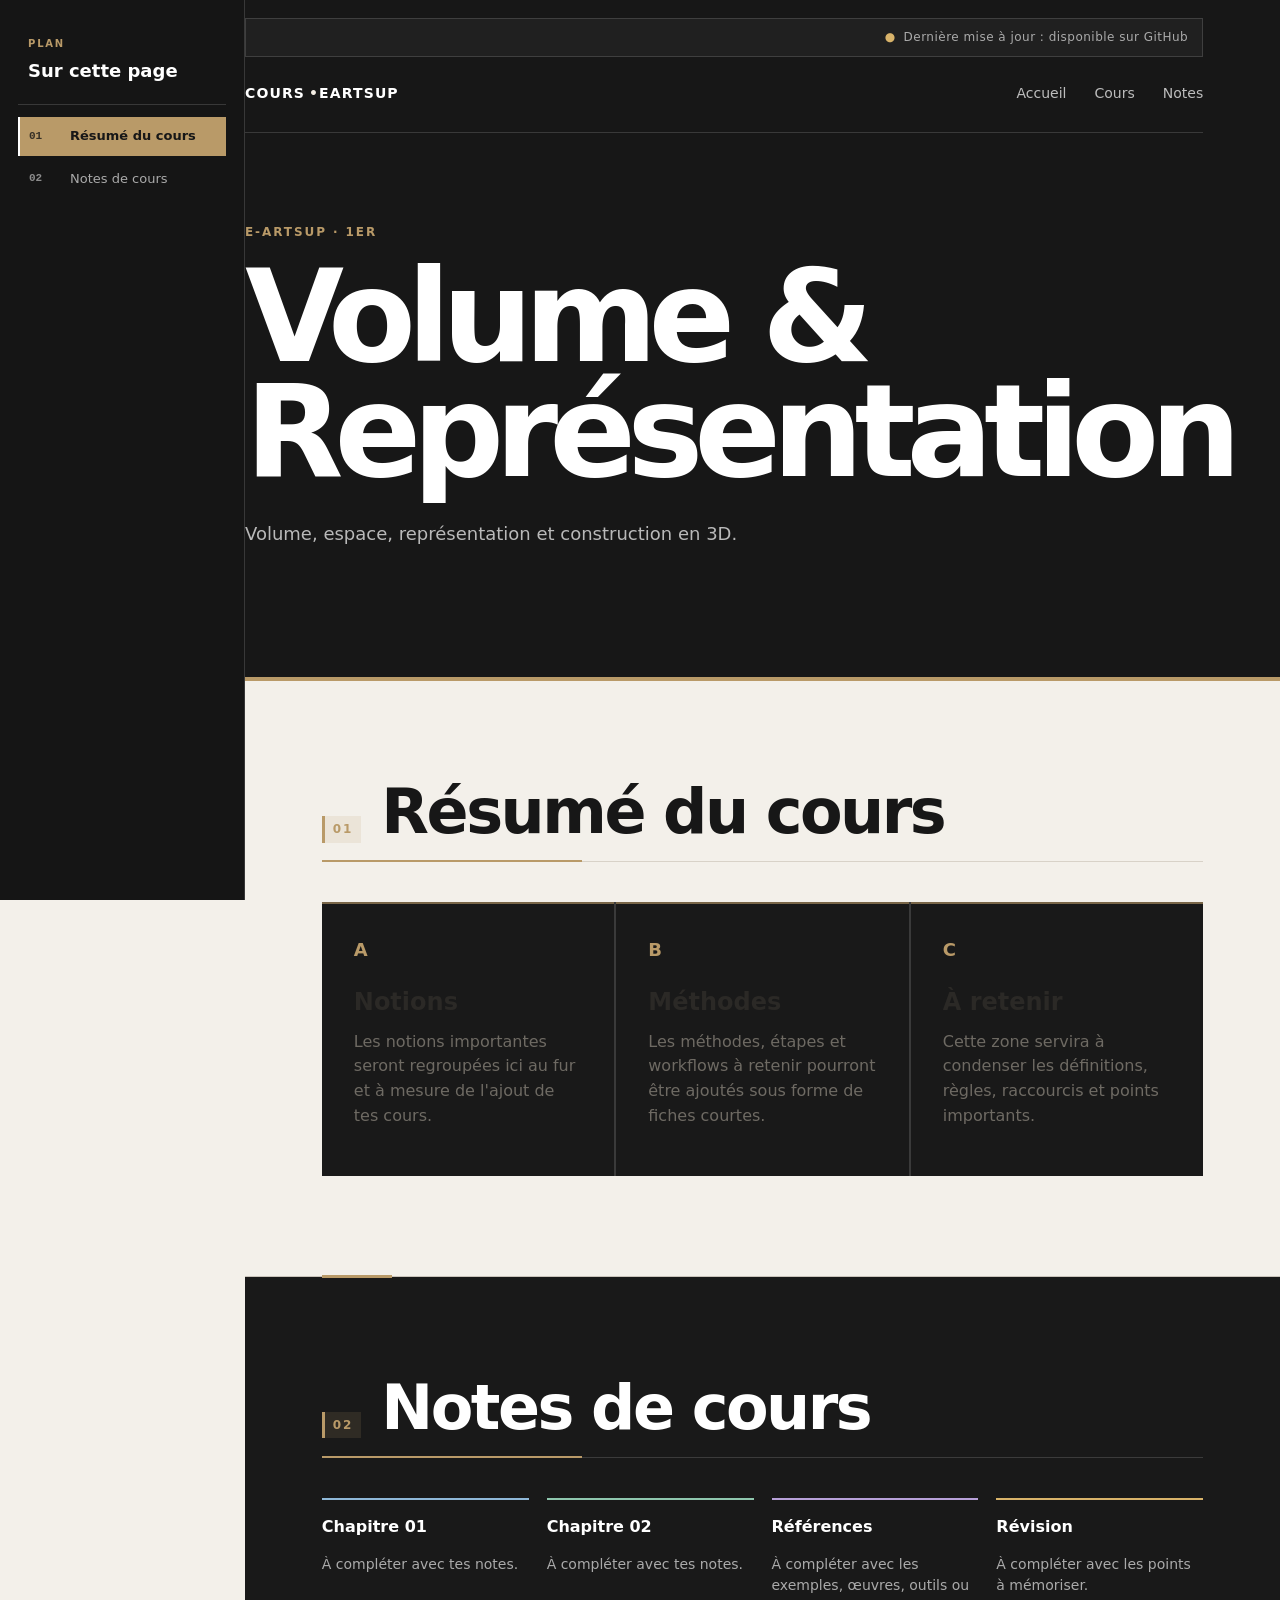
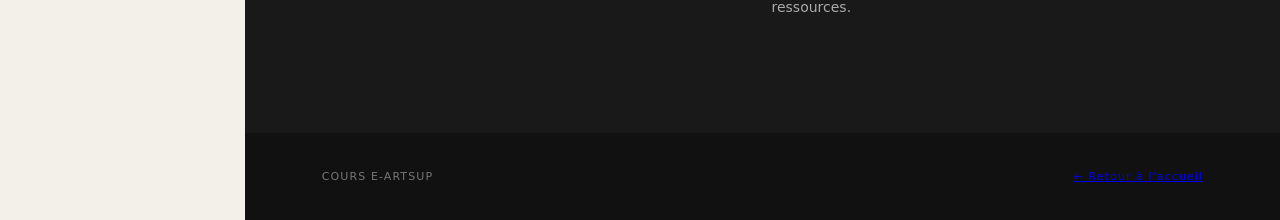
<file: volume-representation.html>
<!doctype html>
<html lang="fr"><head><meta charset="utf-8"><meta name="viewport" content="width=device-width,initial-scale=1"><meta name="description" content="Volume & Représentation — résumé de cours E-artsup"><title>Volume & Représentation — Cours E-artsup</title><link rel="stylesheet" href="style.css"></head>
<body class="page-volume"><header class="hero"><nav class="nav"><a class="brand" href="index.html">COURS<span>•</span>EARTSUP</a><a href="index.html">Accueil</a><a href="#cours">Cours</a><a href="#notes">Notes</a></nav>
<div class="hero-grid"><div><div class="eyebrow">E-ARTSUP · 1ER</div><h1>Volume & Représentation</h1><p>Volume, espace, représentation et construction en 3D.</p></div><div class="blender-card"><div class="cube"></div><div><strong>VOLUME</strong><small>Fiche de cours · résumé · notions · ressources</small></div></div></div></header>
<main><section id="cours" class="section"><div class="section-head"><span>01</span><h2>Résumé du cours</h2></div><div class="cards"><article class="card"><div class="tag">A</div><h3>Notions</h3><p>Les notions importantes seront regroupées ici au fur et à mesure de l'ajout de tes cours.</p></article><article class="card"><div class="tag">B</div><h3>Méthodes</h3><p>Les méthodes, étapes et workflows à retenir pourront être ajoutés sous forme de fiches courtes.</p></article><article class="card"><div class="tag">C</div><h3>À retenir</h3><p>Cette zone servira à condenser les définitions, règles, raccourcis et points importants.</p></article></div></section>
<section id="notes" class="section dark"><div class="section-head"><span>02</span><h2>Notes de cours</h2></div><div class="tips-grid"><div><strong>Chapitre 01</strong><p>À compléter avec tes notes.</p></div><div><strong>Chapitre 02</strong><p>À compléter avec tes notes.</p></div><div><strong>Références</strong><p>À compléter avec les exemples, œuvres, outils ou ressources.</p></div><div><strong>Révision</strong><p>À compléter avec les points à mémoriser.</p></div></div></section></main>
<footer><span>COURS E-ARTSUP</span><span><a href="index.html">← Retour à l'accueil</a></span></footer><script src="script.js" defer></script></body></html>
</file>
<file: style.css>
:root{--bg:#f3f0ea;--ink:#171717;--muted:#6e6a63;--accent:#f3eee4;--line:#d8d2c8;--dark:#191919;--white:#fff}*{box-sizing:border-box}html{scroll-behavior:smooth}body{margin:0;background:var(--bg);color:var(--ink);font-family:Inter,ui-sans-serif,system-ui,-apple-system,BlinkMacSystemFont,"Segoe UI",sans-serif;line-height:1.55}.hero{background:#171717;color:#fff;padding:0 6vw 7rem;overflow:hidden}.nav{height:76px;display:flex;align-items:center;gap:28px;border-bottom:1px solid #393939}.nav a{color:#bdbdbd;text-decoration:none;font-size:14px}.nav .brand{margin-right:auto;color:#fff;font-weight:900;letter-spacing:.08em}.brand span{color:var(--accent);margin-left:4px}.hero-grid{max-width:1180px;margin:90px auto 0;display:grid;grid-template-columns:1.2fr .8fr;gap:60px;align-items:center}.eyebrow,.tag,.section-head>span{color:var(--accent);font-size:12px;font-weight:900;letter-spacing:.16em}.hero h1{font-size:clamp(64px,10vw,140px);line-height:.9;letter-spacing:-.07em;margin:18px 0 30px}.hero p{max-width:580px;color:#b9b9b9;font-size:18px}.button,.button:visited{display:inline-block;margin-top:25px;background:#191919;color:var(--accent);text-decoration:none;padding:13px 20px;font-weight:800;border:1px solid #444}.button:hover,.button:focus{background:var(--accent);color:#191919;text-decoration:none}.blender-card{border:1px solid #444;padding:24px;min-height:390px;display:grid;grid-template-rows:minmax(245px,1fr) auto;gap:24px;position:relative;overflow:hidden;background:#171717}.blender-card>div:last-child{position:relative;z-index:2;padding:0 4px 4px;background:#171717}.blender-card strong{display:block;color:#fff;font-size:22px;line-height:1.2}.blender-card small{display:block;color:#aaa;margin-top:7px;font-size:14px;line-height:1.45}.cognitive-visual{position:relative;inset:auto;width:100%;height:auto;min-height:0;aspect-ratio:620/420;border:1px solid #333;overflow:hidden;background:#171717}.cognitive-visual::before{content:"";position:absolute;inset:0;background:radial-gradient(circle at 50% 50%,rgba(243,238,228,.07),transparent 55%);pointer-events:none;z-index:1}.cognitive-visual::after{content:"";position:absolute;inset:0;width:28%;background:linear-gradient(90deg,transparent,rgba(243,238,228,.18),transparent);transform:translateX(-180%);animation:cognitive-scan 3.6s ease-in-out infinite;pointer-events:none;z-index:2}.cognitive-visual img{display:block;width:100%;height:100%;object-fit:cover;opacity:1;animation:cognitive-float 6s ease-in-out infinite;transform-origin:center}@keyframes cognitive-float{0%,100%{transform:scale(1) translateY(0)}50%{transform:scale(1.018) translateY(-2px)}}@keyframes cognitive-scan{0%,25%{transform:translateX(-180%)}65%,100%{transform:translateX(520%)}}.section{max-width:1180px;margin:auto;padding:100px 6vw}.section-head{display:flex;gap:20px;align-items:baseline;margin-bottom:40px}.section-head h2{font-size:clamp(34px,5vw,62px);line-height:1;letter-spacing:-.04em;margin:0}.islands{display:grid;grid-template-columns:repeat(4,1fr);border-top:1px solid var(--line);border-bottom:1px solid var(--line)}.islands article{padding:30px 24px;border-right:1px solid var(--line);min-height:230px}.islands article:last-child{border:0}.islands b{font-size:13px;color:var(--accent)}h3{font-size:24px;margin:14px 0 8px}p{color:var(--muted)}code,kbd{font-family:"SFMono-Regular",Consolas,monospace}.islands code{font-size:12px;color:var(--accent)}.dark{max-width:none;background:var(--dark);color:#fff}.dark .section-head,.dark p{color:#aaa}.dark .section-head h2{color:#fff}.cards{max-width:1180px;margin:auto;display:grid;grid-template-columns:repeat(3,1fr);gap:2px;background:#3a3a3a}.card{background:#191919;padding:32px;min-height:260px}.card .tag{font-size:18px}.card h3{margin-top:20px}.card p{margin:0 0 15px}.card ul{padding-left:18px;color:#ddd;font-size:14px}.render{max-width:1180px;margin:50px auto 0;border:1px solid #454545;padding:35px;display:grid;grid-template-columns:1fr 1fr;gap:35px}.render h3{font-size:30px}.flow{display:flex;align-items:center;justify-content:center;gap:9px;flex-wrap:wrap;font-size:11px;font-weight:800}.flow span{border:1px solid #555;padding:9px}.flow i{color:var(--accent);font-style:normal}.editor-grid{display:grid;grid-template-columns:1fr 1fr;gap:24px}.editor-grid article{border:1px solid var(--line);padding:18px}.editor-grid p{max-width:600px}.editor-art{height:220px;background:#202020;display:flex;align-items:center;justify-content:center;color:#fff;font-size:40px;font-weight:900;letter-spacing:.1em}.uv{background:linear-gradient(135deg,#202020 0 48%,#393939 48% 50%,#202020 50%)}.shader{background:radial-gradient(circle at 30% 50%,#e86d2d 0 8%,transparent 9%),radial-gradient(circle at 70% 40%,#888 0 7%,transparent 8%),#202020}.search{max-width:520px;border-bottom:2px solid var(--ink);display:flex;margin-bottom:25px}.search input{border:0;background:none;outline:0;padding:14px 0;width:100%;font:inherit}.search span{padding:14px 0}.shortcut-list{display:grid;grid-template-columns:repeat(2,1fr);gap:1px;background:var(--line);border:1px solid var(--line)}.shortcut{background:var(--bg);display:flex;align-items:center;gap:20px;padding:17px 20px}.shortcut kbd{background:#fff;border:1px solid #c9c3ba;border-bottom-width:2px;padding:5px 9px;min-width:95px;text-align:center;font-size:12px}.tips{padding-top:30px}.tips-grid{display:grid;grid-template-columns:repeat(4,1fr);gap:18px}.tips-grid>div{border-top:2px solid var(--ink);padding-top:15px}.tips-grid strong{font-size:16px}.tips-grid p{font-size:14px}footer{padding:35px 6vw;background:#111;color:#777;display:flex;justify-content:space-between;font-size:11px;letter-spacing:.1em}@media(max-width:800px){.nav a:not(.brand){display:none}.hero-grid,.render{grid-template-columns:1fr}.hero{padding-bottom:5rem}.islands,.cards,.tips-grid{grid-template-columns:1fr 1fr}.editor-grid,.shortcut-list{grid-template-columns:1fr}.section{padding:70px 6vw}.blender-card{min-height:360px;grid-template-rows:minmax(220px,1fr) auto}}@media(max-width:520px){.islands,.cards,.tips-grid{grid-template-columns:1fr}.hero h1{font-size:70px}.shortcut{align-items:flex-start;flex-direction:column;gap:8px}.blender-card{min-height:330px;padding:18px;gap:18px}.cognitive-visual{aspect-ratio:620/420}.blender-card strong{font-size:20px}.blender-card small{font-size:13px}footer{flex-direction:column;gap:10px}}.course-grid{max-width:1180px}.course-card,.course-card:visited{position:relative;display:flex;gap:22px;align-items:flex-start;text-decoration:none;color:var(--accent);min-height:180px;transition:transform .2s,background .2s}.course-card:hover{transform:translateY(-3px);background:#242424}.course-card h3,.course-card:visited h3{color:var(--accent)}.course-card small{font-size:11px;letter-spacing:.14em;color:var(--accent);font-weight:900}.course-card h3{margin:8px 0}.course-card p{margin:0;color:#aaa}.course-card .arrow{margin-left:auto;color:var(--accent);font-size:24px}.dark .course-card{background:#191919}.dark .course-card:hover{background:#242424}.exercise-card{max-width:1180px;margin:auto;border:1px solid #454545;background:#191919;padding:32px}.exercise-card h3{color:#fff;font-size:30px;margin:16px 0 8px}.exercise-card p{max-width:760px}.exercise-document{margin-top:30px;background:#fff;padding:12px;overflow:hidden}.exercise-document img{display:block;width:100%;height:auto;max-height:80vh;object-fit:contain}@media(max-width:520px){.exercise-card{padding:20px}.exercise-card h3{font-size:24px}.exercise-document{padding:6px}}
.exercise-actions{display:flex;flex-wrap:wrap;gap:14px;margin-top:28px}.exercise-button{display:inline-flex;align-items:center;justify-content:center;padding:15px 22px;background:#f3eee4;color:#151515;text-decoration:none;font-weight:700;border:1px solid #f3eee4}.exercise-button:hover{background:#151515;color:#f3eee4}.exercise-button.secondary{background:transparent;color:#f3eee4}.exercise-button.secondary:hover{background:#f3eee4;color:#151515}@media(max-width:520px){.exercise-actions{flex-direction:column}.exercise-button{width:100%;box-sizing:border-box}}
.exercise-document{margin-top:30px;background:#fff;padding:12px;overflow:auto}.exercise-image{display:block;width:100%;height:auto;max-height:none;object-fit:initial}.exercise-card{overflow:visible}

.last-update{max-width:1180px;margin:18px auto 0;padding:9px 14px;border:1px solid #3f3f3f;background:#202020;color:#aaa;font-size:12px;letter-spacing:.04em;text-align:right}.last-update::before{content:"●";color:var(--accent);margin-right:8px}@media(max-width:520px){.last-update{margin:12px 6vw 0;font-size:11px;text-align:left}}

/* Unreal course layout */
.unreal-overview{max-width:1180px;margin:0 auto;display:grid;grid-template-columns:repeat(3,1fr);gap:18px}.unreal-stat{background:#191919;border:1px solid #3d3d3d;padding:24px}.unreal-stat .label{color:#aaa;font-size:11px;font-weight:900;letter-spacing:.14em;text-transform:uppercase}.unreal-stat strong{display:block;color:#fff;font-size:22px;margin-top:8px}.highlight{display:inline;padding:2px 7px;background:var(--accent);color:#151515;font-weight:900}.mark{color:var(--accent);font-weight:900}.important,.warning,.definition{max-width:1180px;margin:22px auto;padding:20px 24px;border-left:4px solid var(--accent);background:#202020}.important strong,.warning strong,.definition strong{color:#fff}.warning{border-left-color:#c9b48a}.warning strong{color:#f3eee4}.definition{background:#f3eee4;color:#171717;border-left-color:#171717}.definition p,.definition code{color:#171717}.course-steps{display:grid;gap:14px;max-width:1180px;margin:auto}.course-step{display:grid;grid-template-columns:52px 1fr;gap:18px;align-items:start;padding:20px 22px;background:#191919;border:1px solid #383838}.course-step .number{width:38px;height:38px;display:grid;place-items:center;background:var(--accent);color:#171717;font-weight:900}.course-step h3{margin:0 0 5px;color:#fff;font-size:20px}.course-step p{margin:0}.key-grid{display:grid;grid-template-columns:repeat(4,1fr);gap:14px;max-width:1180px;margin:auto}.key-card{padding:20px;background:#191919;border:1px solid #383838}.key-card h3{color:#fff;font-size:19px;margin:0 0 8px}.key-card code{color:#f3eee4;font-weight:800}.naming-table{width:100%;max-width:1180px;margin:auto;border-collapse:collapse;background:#191919;color:#ddd}.naming-table th,.naming-table td{padding:15px 18px;border-bottom:1px solid #393939;text-align:left}.naming-table th{color:#f3eee4;font-size:12px;letter-spacing:.1em;text-transform:uppercase}.naming-table code{color:#fff;font-weight:800}.quick-sheet{max-width:1180px;margin:28px auto 0;padding:24px;background:#f3eee4;color:#171717}.quick-sheet h3{margin-top:0;color:#171717}.quick-sheet p,.quick-sheet li{color:#333}.quick-sheet code{font-weight:800;color:#171717}.section-intro{max-width:760px;margin:-15px 0 35px}.section-intro p{font-size:16px}.resource-grid{max-width:1180px;margin:auto;display:grid;grid-template-columns:repeat(2,1fr);gap:18px}.resource-card{background:#191919;border:1px solid #3d3d3d;padding:26px}.resource-card h3{color:#fff;margin-top:0}.resource-card p{margin-bottom:20px}.blueprint-list{display:grid;gap:24px;max-width:1180px;margin:auto}.blueprint-item{border:1px solid #454545;background:#191919;padding:28px}.blueprint-item h3{color:#fff;margin-top:0}.blueprint-item ol{color:#ddd;padding-left:22px}.blueprint-item li{margin:8px 0}@media(max-width:800px){.unreal-overview,.key-grid,.resource-grid{grid-template-columns:1fr 1fr}.naming-table{font-size:14px}.naming-table th,.naming-table td{padding:12px}}@media(max-width:520px){.unreal-overview,.key-grid,.resource-grid{grid-template-columns:1fr}.course-step{grid-template-columns:40px 1fr;padding:16px}.naming-table{display:block;overflow:auto;white-space:nowrap}.important,.warning,.definition{padding:16px 18px}}
.revision-table{width:100%;max-width:1180px;margin:0 auto;border-collapse:collapse;background:#191919;color:#ddd;border:1px solid #383838}.revision-table th,.revision-table td{padding:16px 18px;border-bottom:1px solid #393939;text-align:left;vertical-align:middle}.revision-table th{background:#202020;color:#f3eee4;font-size:12px;letter-spacing:.1em;text-transform:uppercase}.revision-table tr:last-child td{border-bottom:0}.revision-table td:first-child{font-weight:800;color:#fff;white-space:nowrap}.revision-table code,.revision-table kbd{color:#fff;font-weight:800}.revision-table kbd{display:inline-block;background:#f3eee4;color:#171717;border:1px solid #d8d2c8;padding:5px 9px;font-family:inherit;font-size:12px}.revision-table .highlight{display:inline-block}@media(max-width:800px){.revision-table{font-size:14px}.revision-table th,.revision-table td{padding:12px 13px}}@media(max-width:520px){.revision-table{display:block;overflow:auto;white-space:nowrap}.revision-table th,.revision-table td{padding:11px 12px}}
main > .section{position:relative}main > .section + .section{border-top:1px solid #c9c3ba}main > .dark.section + .section{border-top-color:#c9c3ba}main > .section + .section::before{content:"";position:absolute;top:-2px;left:6vw;width:70px;height:3px;background:var(--accent)}.section-head{position:relative;padding-bottom:18px;border-bottom:1px solid var(--line)}.dark .section-head{border-bottom-color:#3b3b3b}.section-head::after{content:"";position:absolute;left:0;bottom:-1px;width:34%;max-width:260px;height:2px;background:var(--accent)}.blueprint-item + .blueprint-item{border-top:3px solid #4a4a4a}.key-card + .key-card{border-left-color:#4a4a4a}.revision-table tr + tr td{border-top:1px solid #303030}.important,.warning,.definition{position:relative}.important::before,.warning::before,.definition::before{content:"";position:absolute;top:-1px;right:24px;width:46px;height:2px;background:var(--accent)}@media(max-width:520px){main > .section + .section::before{left:6vw;width:48px}.section-head::after{width:45%}}
.course-sidebar{position:fixed;z-index:50;left:0;top:0;bottom:0;width:245px;padding:28px 18px;background:#151515;border-right:1px solid #383838;overflow-y:auto;box-sizing:border-box}.course-sidebar-title{padding:8px 10px 20px;border-bottom:1px solid #383838;margin-bottom:12px}.course-sidebar-title span{display:block;color:var(--accent);font-size:10px;font-weight:900;letter-spacing:.18em}.course-sidebar-title strong{display:block;color:#fff;font-size:18px;margin-top:5px}.course-sidebar-list{display:grid;gap:4px}.course-sidebar-list a{display:grid;grid-template-columns:34px 1fr;align-items:center;gap:7px;padding:11px 9px;color:#aaa;text-decoration:none;border-left:2px solid transparent;font-size:13px;line-height:1.25;transition:.2s}.course-sidebar-list a:hover{color:#fff;background:#202020}.course-sidebar-list a.active{color:#171717;background:var(--accent);border-left-color:#fff;font-weight:900}.course-sidebar-number{font-family:monospace;font-size:11px;font-weight:900;opacity:.8}.course-sidebar-toggle{display:none}@media(min-width:901px){body:has(.course-sidebar) main,body:has(.course-sidebar) footer{margin-left:245px}body:has(.course-sidebar) .hero{padding-left:245px}}@media(max-width:900px){.course-sidebar{transform:translateX(-100%);transition:transform .25s ease;box-shadow:8px 0 30px rgba(0,0,0,.35)}body.sidebar-open .course-sidebar{transform:translateX(0)}.course-sidebar-toggle{display:grid;place-items:center;position:fixed;z-index:60;left:14px;bottom:18px;width:48px;height:48px;border:1px solid #555;background:#f3eee4;color:#171717;font-size:20px;font-weight:900;box-shadow:0 8px 25px rgba(0,0,0,.3)}}
.timetable{max-width:1400px;margin:auto;display:grid;grid-template-columns:repeat(5,1fr);gap:1px;background:#b9b9b9;border:1px solid #aaa}.timetable-day{background:#e4e4e4;min-height:520px;display:flex;flex-direction:column;gap:1px}.timetable-day-head{height:58px;display:flex;align-items:center;justify-content:center;background:#d3d3d3;color:#303030;font-size:12px;font-weight:900;letter-spacing:.14em;border-bottom:1px solid #aaa}.timetable-card{margin:0 8px;padding:24px 16px;min-height:145px;display:flex;flex-direction:column;justify-content:center;text-decoration:none;color:#171717;border-left:4px solid #777;transition:transform .2s,filter .2s}.timetable-card:hover{transform:translateY(-2px);filter:brightness(1.04)}.timetable-card span{font-size:10px;font-weight:900;letter-spacing:.08em;margin-bottom:8px}.timetable-card strong{font-size:16px;line-height:1.25}.timetable-card.production3d{background:#d49e82}.timetable-card.unreal{background:#9cc8bd}.timetable-card.production-image{background:#c5b99d}.timetable-card.volume{background:#c8b99b}.timetable-card.popculture{background:#9dbbd0}.timetable-card.presenter{background:#b5d28c}.timetable-card.couleur{background:#94c7ba}.timetable-empty{margin:8px;padding:18px;border:1px dashed #aaa;color:#777;text-align:center;font-size:12px}@media(max-width:900px){.timetable{grid-template-columns:repeat(2,1fr)}.timetable-day{min-height:300px}}@media(max-width:520px){.timetable{grid-template-columns:1fr}.timetable-day{min-height:auto}.timetable-day-head{height:48px}}
#matieres{max-width:none;width:100%;padding-left:4vw;padding-right:4vw}#matieres .section-head{max-width:1400px;margin-left:auto;margin-right:auto}#matieres .timetable{width:100%;max-width:1400px;margin:0 auto;display:grid;grid-template-columns:repeat(5,minmax(0,1fr));gap:2px;background:#aaa;border:1px solid #aaa}#matieres .timetable-day{background:#dedede;min-height:560px;display:flex;flex-direction:column;gap:2px}#matieres .timetable-day-head{height:64px;flex:0 0 64px;display:flex;align-items:center;justify-content:center;background:#cfcfcf;color:#222;font-size:13px;font-weight:900;letter-spacing:.16em;border-bottom:1px solid #aaa}#matieres .timetable-card{margin:0 10px;padding:26px 20px;min-height:170px;display:flex;flex-direction:column;justify-content:center;text-decoration:none!important;color:#171717!important;border:0;border-left:5px solid rgba(23,23,23,.25);transition:transform .18s ease,filter .18s ease,box-shadow .18s ease}#matieres .timetable-card:hover{transform:translateY(-3px);filter:brightness(1.04);box-shadow:0 8px 18px rgba(0,0,0,.12)}#matieres .timetable-card span{display:block;font-size:10px;font-weight:900;letter-spacing:.1em;margin-bottom:9px;color:#333!important}#matieres .timetable-card strong{display:block;font-size:18px;line-height:1.25;color:#171717!important}#matieres .timetable-card.production3d{background:#d49e82}#matieres .timetable-card.unreal{background:#9cc8bd}#matieres .timetable-card.production-image{background:#c5b99d}#matieres .timetable-card.volume{background:#c8b99b}#matieres .timetable-card.popculture{background:#9dbbd0}#matieres .timetable-card.presenter{background:#b5d28c}#matieres .timetable-card.couleur{background:#94c7ba}#matieres .timetable-empty{margin:10px;padding:24px 16px;border:1px dashed #aaa;background:#e8e8e8;color:#777;text-align:center;font-size:12px}@media(max-width:900px){#matieres{padding-left:5vw;padding-right:5vw}#matieres .timetable{grid-template-columns:repeat(2,minmax(0,1fr))}#matieres .timetable-day{min-height:360px}}@media(max-width:520px){#matieres{padding-left:6vw;padding-right:6vw}#matieres .timetable{grid-template-columns:1fr}#matieres .timetable-day{min-height:auto}#matieres .timetable-day-head{height:52px;flex-basis:52px}}
/* Ajustement carte cognitive : texte clairement sous l’animation */
.blender-card{display:flex;flex-direction:column;justify-content:flex-start;gap:18px;min-height:0;height:auto}
.blender-card>div:last-child{flex:0 0 auto;padding:0 4px 4px;background:#171717}
.cognitive-visual{flex:0 0 auto;width:100%;height:270px;min-height:270px;aspect-ratio:auto}
@media(max-width:800px){.cognitive-visual{height:240px;min-height:240px}}
@media(max-width:520px){.cognitive-visual{height:210px;min-height:210px}.blender-card{gap:16px}}

/* Correctif definitif carte cerveau : separation stricte image / texte */
.hero-grid .blender-card{display:flex!important;flex-direction:column!important;align-items:stretch!important;gap:28px!important;padding:24px!important;overflow:visible!important}
.hero-grid .blender-card .cognitive-visual{display:block!important;position:relative!important;flex:none!important;width:100%!important;height:240px!important;min-height:240px!important;aspect-ratio:auto!important;overflow:hidden!important}
.hero-grid .blender-card .cognitive-visual img{display:block!important;width:100%!important;height:100%!important;object-fit:cover!important}
.hero-grid .blender-card>div:last-child{position:relative!important;display:block!important;flex:none!important;width:100%!important;height:auto!important;margin:0!important;padding:0 4px 10px!important;background:#171717!important;z-index:5!important}
.hero-grid .blender-card strong,.hero-grid .blender-card small{position:relative!important;z-index:6!important}
@media(max-width:800px){.hero-grid .blender-card .cognitive-visual{height:220px!important;min-height:220px!important}}
@media(max-width:520px){.hero-grid .blender-card{gap:22px!important}.hero-grid .blender-card .cognitive-visual{height:190px!important;min-height:190px!important}}

/* Palette couleur globale — éléments importants et repères visuels */
:root{
  --accent:#f3eee4;
  --accent-gold:#d8b36a;
  --accent-blue:#8fb8d8;
  --accent-green:#8fc7ae;
  --accent-violet:#b7a0d8;
  --accent-red:#d99191;
}
strong{color:#272727}
.dark strong{color:#fff}
section h3{color:#2b2926}
.dark section h3{color:#fff}
a{transition:color .2s ease,background .2s ease,border-color .2s ease}
main a:not(.button):not(.course-card):not(.timetable-card){color:#8a6a2f;text-decoration-thickness:1px;text-underline-offset:3px}
.dark a:not(.button):not(.course-card):not(.timetable-card){color:#e4c989}
main a:not(.button):not(.course-card):not(.timetable-card):hover{color:#5d4620}
.dark main a:not(.button):not(.course-card):not(.timetable-card):hover{color:#fff}
.section-head>span{display:inline-block;padding:4px 8px;background:rgba(216,179,106,.16);border-left:3px solid var(--accent-gold);color:#8a6a2f}
.dark .section-head>span{color:#e4c989;background:rgba(216,179,106,.12)}
.card,.key-card,.resource-card,.blueprint-item,.unreal-stat,.exercise-card{border-top:2px solid rgba(216,179,106,.55)}
.card .tag,.key-card h3,.resource-card h3{color:#8a6a2f}
.dark .card .tag,.dark .key-card h3,.dark .resource-card h3{color:#e4c989}
.important{border-left-color:var(--accent-gold);box-shadow:inset 4px 0 0 rgba(216,179,106,.12)}
.warning{border-left-color:var(--accent-red)}
.definition{border-left-color:var(--accent-blue);box-shadow:inset 4px 0 0 rgba(143,184,216,.12)}
.highlight{background:#ead7a8}
.mark{color:#9a742f}
code,kbd{border-radius:3px}
code{color:#8a6a2f}
.dark code{color:#e4c989}
kbd{box-shadow:0 2px 0 #b8b0a3}
.dark kbd{background:#eee6d8;color:#171717;border-color:#d8d2c8}
.naming-table th,.revision-table th{border-top:2px solid rgba(216,179,106,.5)}
.naming-table td strong,.revision-table td strong{color:#d8b36a}
.islands article:nth-child(1){border-top:3px solid var(--accent-blue)}
.islands article:nth-child(2){border-top:3px solid var(--accent-green)}
.islands article:nth-child(3){border-top:3px solid var(--accent-violet)}
.islands article:nth-child(4){border-top:3px solid var(--accent-gold)}
.shortcut kbd{border-top:2px solid var(--accent-gold)}
.tips-grid>div:nth-child(4n+1){border-top-color:var(--accent-blue)}
.tips-grid>div:nth-child(4n+2){border-top-color:var(--accent-green)}
.tips-grid>div:nth-child(4n+3){border-top-color:var(--accent-violet)}
.tips-grid>div:nth-child(4n+4){border-top-color:var(--accent-gold)}
.course-sidebar-list a.active{background:#ead7a8}
.course-sidebar-list a:hover{border-left-color:var(--accent-gold)}
.timetable-card.production3d{box-shadow:inset 5px 0 0 #b66f4d}
.timetable-card.unreal{box-shadow:inset 5px 0 0 #5d9d89}
.timetable-card.production-image{box-shadow:inset 5px 0 0 #9c8b63}
.timetable-card.volume{box-shadow:inset 5px 0 0 #9d8b68}
.timetable-card.popculture{box-shadow:inset 5px 0 0 #6d9bbd}
.timetable-card.presenter{box-shadow:inset 5px 0 0 #78a34e}
.timetable-card.couleur{box-shadow:inset 5px 0 0 #5b9f91}
.last-update::before{color:var(--accent-gold)}
@media(max-width:520px){
  .section-head>span{padding:3px 7px}
}

/* Identité couleur par matière */
body[class^="page-"]{--page-accent:#d8b36a;--page-soft:rgba(216,179,106,.14);--page-border:rgba(216,179,106,.58)}
body.page-couleur{--page-accent:#64a99a;--page-soft:rgba(100,169,154,.14);--page-border:rgba(100,169,154,.6)}
body.page-dessin{--page-accent:#c48772;--page-soft:rgba(196,135,114,.14);--page-border:rgba(196,135,114,.6)}
body.page-game-design{--page-accent:#b18bd0;--page-soft:rgba(177,139,208,.14);--page-border:rgba(177,139,208,.6)}
body.page-popculture{--page-accent:#6fa6ca;--page-soft:rgba(111,166,202,.14);--page-border:rgba(111,166,202,.6)}
body.page-presenter{--page-accent:#8caf55;--page-soft:rgba(140,175,85,.14);--page-border:rgba(140,175,85,.6)}
body.page-production3d{--page-accent:#c87952;--page-soft:rgba(200,121,82,.14);--page-border:rgba(200,121,82,.6)}
body.page-production-image{--page-accent:#b29b6f;--page-soft:rgba(178,155,111,.14);--page-border:rgba(178,155,111,.6)}
body.page-specialite-game{--page-accent:#d57c9a;--page-soft:rgba(213,124,154,.14);--page-border:rgba(213,124,154,.6)}
body.page-studio-mobile{--page-accent:#70a7b8;--page-soft:rgba(112,167,184,.14);--page-border:rgba(112,167,184,.6)}
body.page-studio-univers{--page-accent:#a28cce;--page-soft:rgba(162,140,206,.14);--page-border:rgba(162,140,206,.6)}
body.page-unreal{--page-accent:#5fa68f;--page-soft:rgba(95,166,143,.14);--page-border:rgba(95,166,143,.6)}
body.page-volume{--page-accent:#b99a68;--page-soft:rgba(185,154,104,.14);--page-border:rgba(185,154,104,.6)}
body[class^="page-"] .hero{border-bottom:4px solid var(--page-accent)}
body[class^="page-"] .eyebrow,body[class^="page-"] .section-head>span,body[class^="page-"] .card .tag,body[class^="page-"] .key-card h3,body[class^="page-"] .resource-card .tag{color:var(--page-accent)}
body[class^="page-"] .section-head>span{background:var(--page-soft);border-left:3px solid var(--page-accent)}
body[class^="page-"] .section-head::after,body[class^="page-"] .section + .section::before{background:var(--page-accent)}
body[class^="page-"] .card,body[class^="page-"] .key-card,body[class^="page-"] .resource-card,body[class^="page-"] .blueprint-item,body[class^="page-"] .unreal-stat,body[class^="page-"] .exercise-card{border-top-color:var(--page-border)}
body[class^="page-"] .important{border-left-color:var(--page-accent)}
body[class^="page-"] .important::before{background:var(--page-accent)}
body[class^="page-"] .highlight{background:var(--page-accent);color:#171717}
body[class^="page-"] .mark,body[class^="page-"] code{color:var(--page-accent)}
body[class^="page-"] .course-sidebar-title span{color:var(--page-accent)}
body[class^="page-"] .course-sidebar-list a.active{background:var(--page-accent)}
body[class^="page-"] .course-sidebar-list a:hover{border-left-color:var(--page-accent)}
body[class^="page-"] .quick-sheet{border-left:4px solid var(--page-accent)}
body[class^="page-"] .revision-table th{border-top:2px solid var(--page-border)}
body[class^="page-"] .revision-table td strong{color:var(--page-accent)}
body[class^="page-"] .exercise-button{background:var(--page-accent);border-color:var(--page-accent)}
body[class^="page-"] .exercise-button.secondary{background:transparent;color:var(--page-accent)}
body[class^="page-"] .exercise-button.secondary:hover{background:var(--page-accent);color:#171717}
</file>
